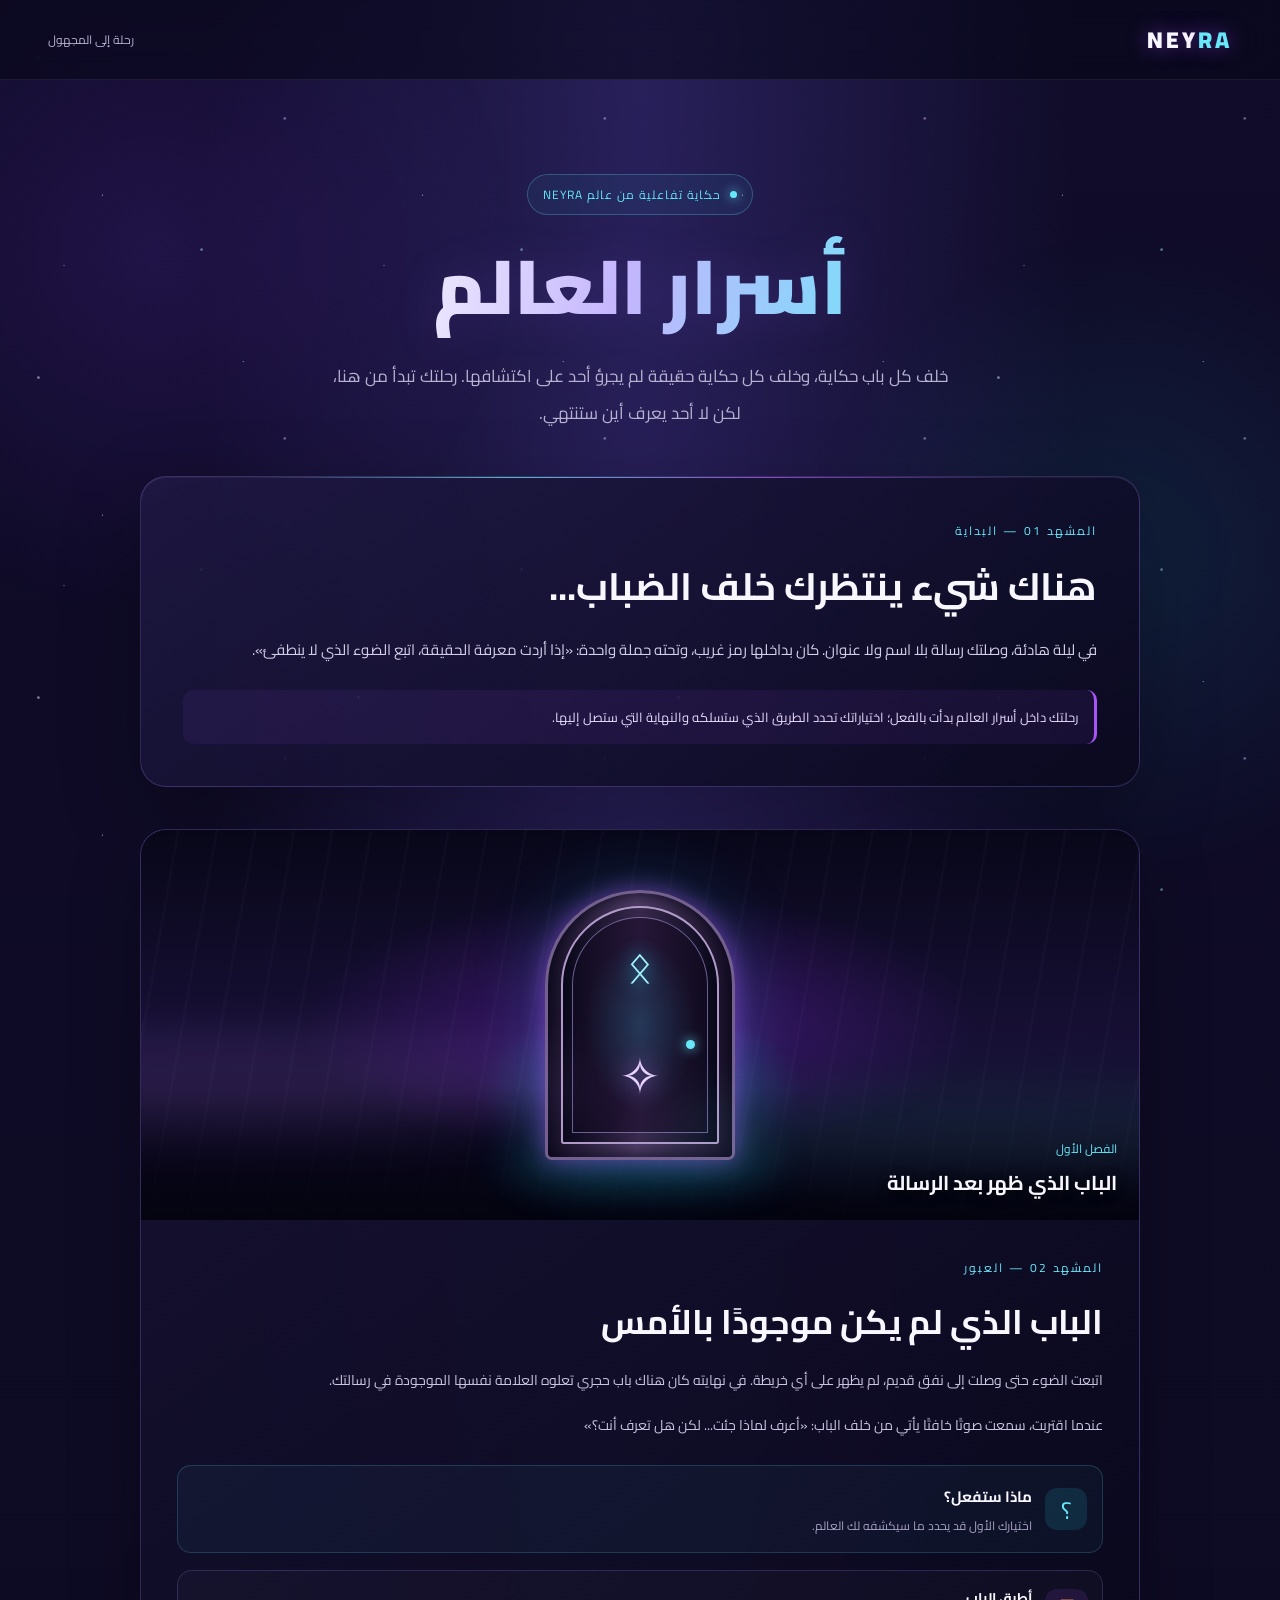
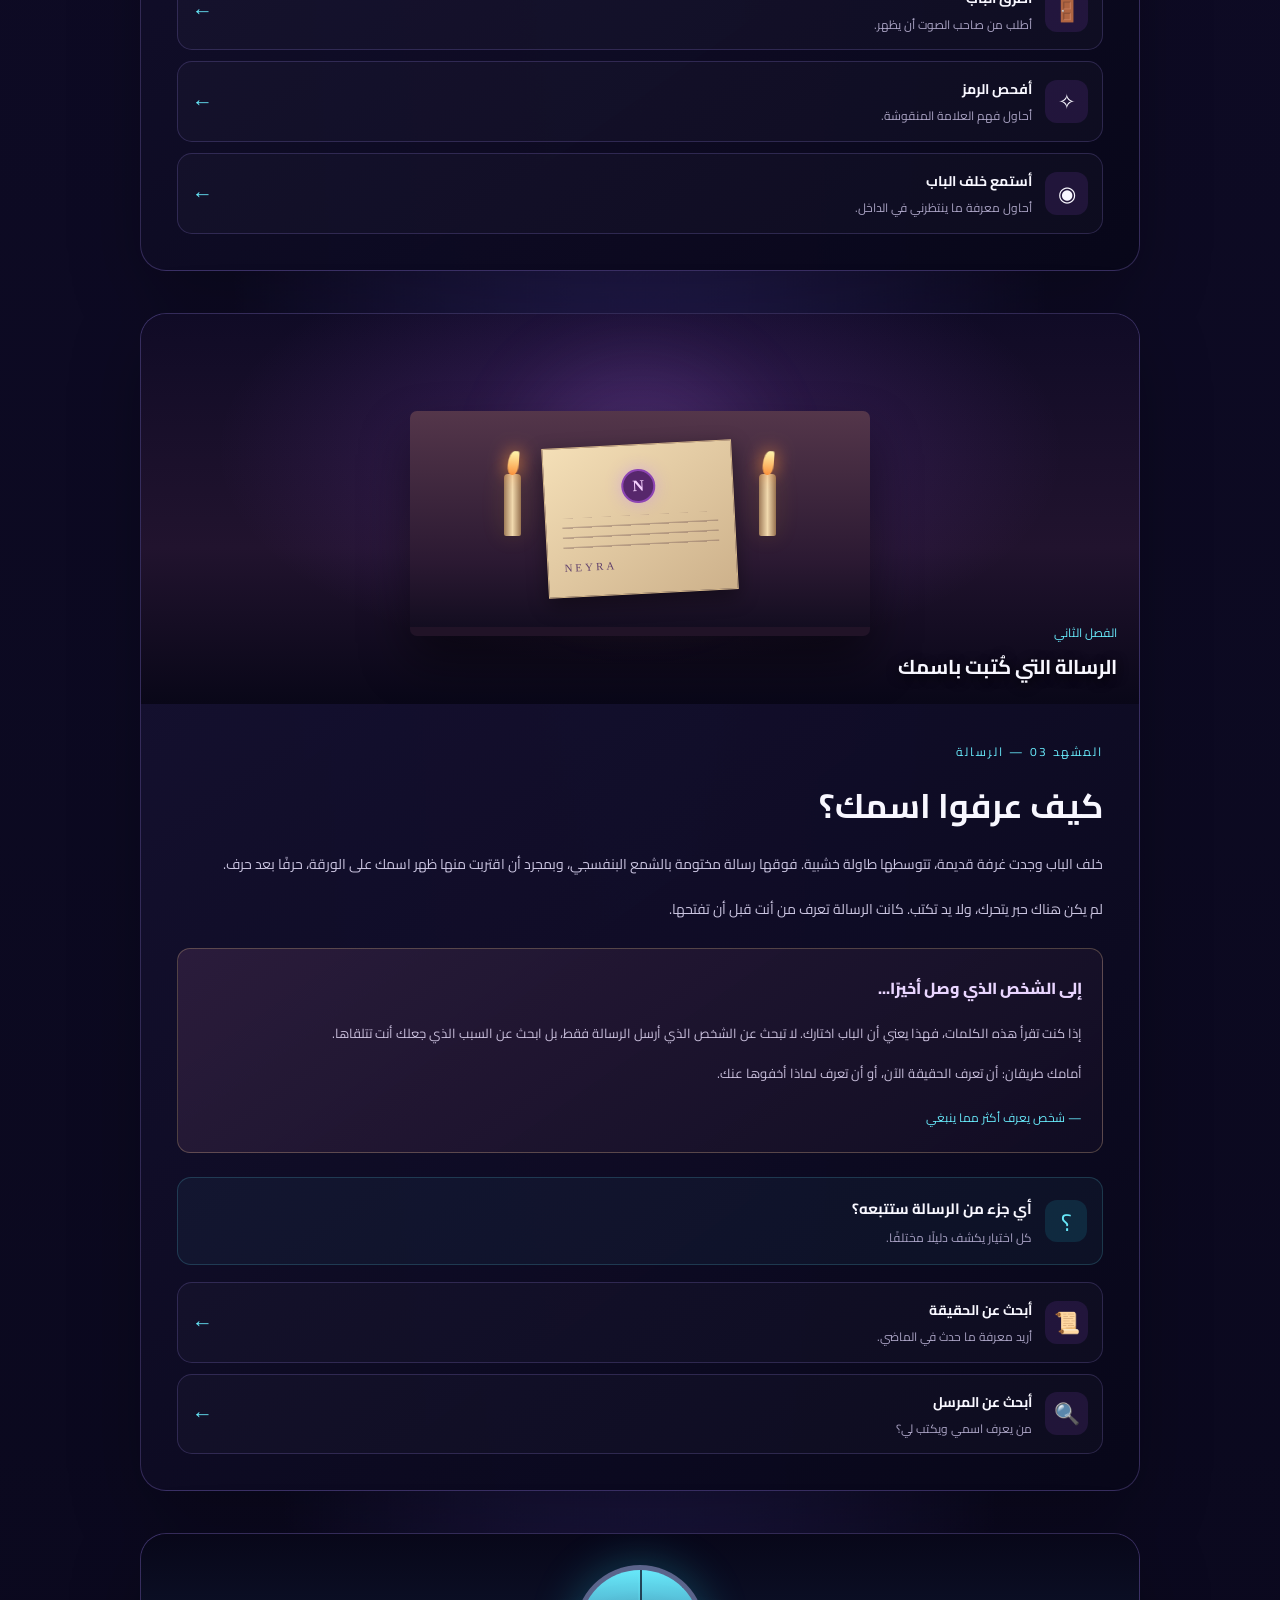
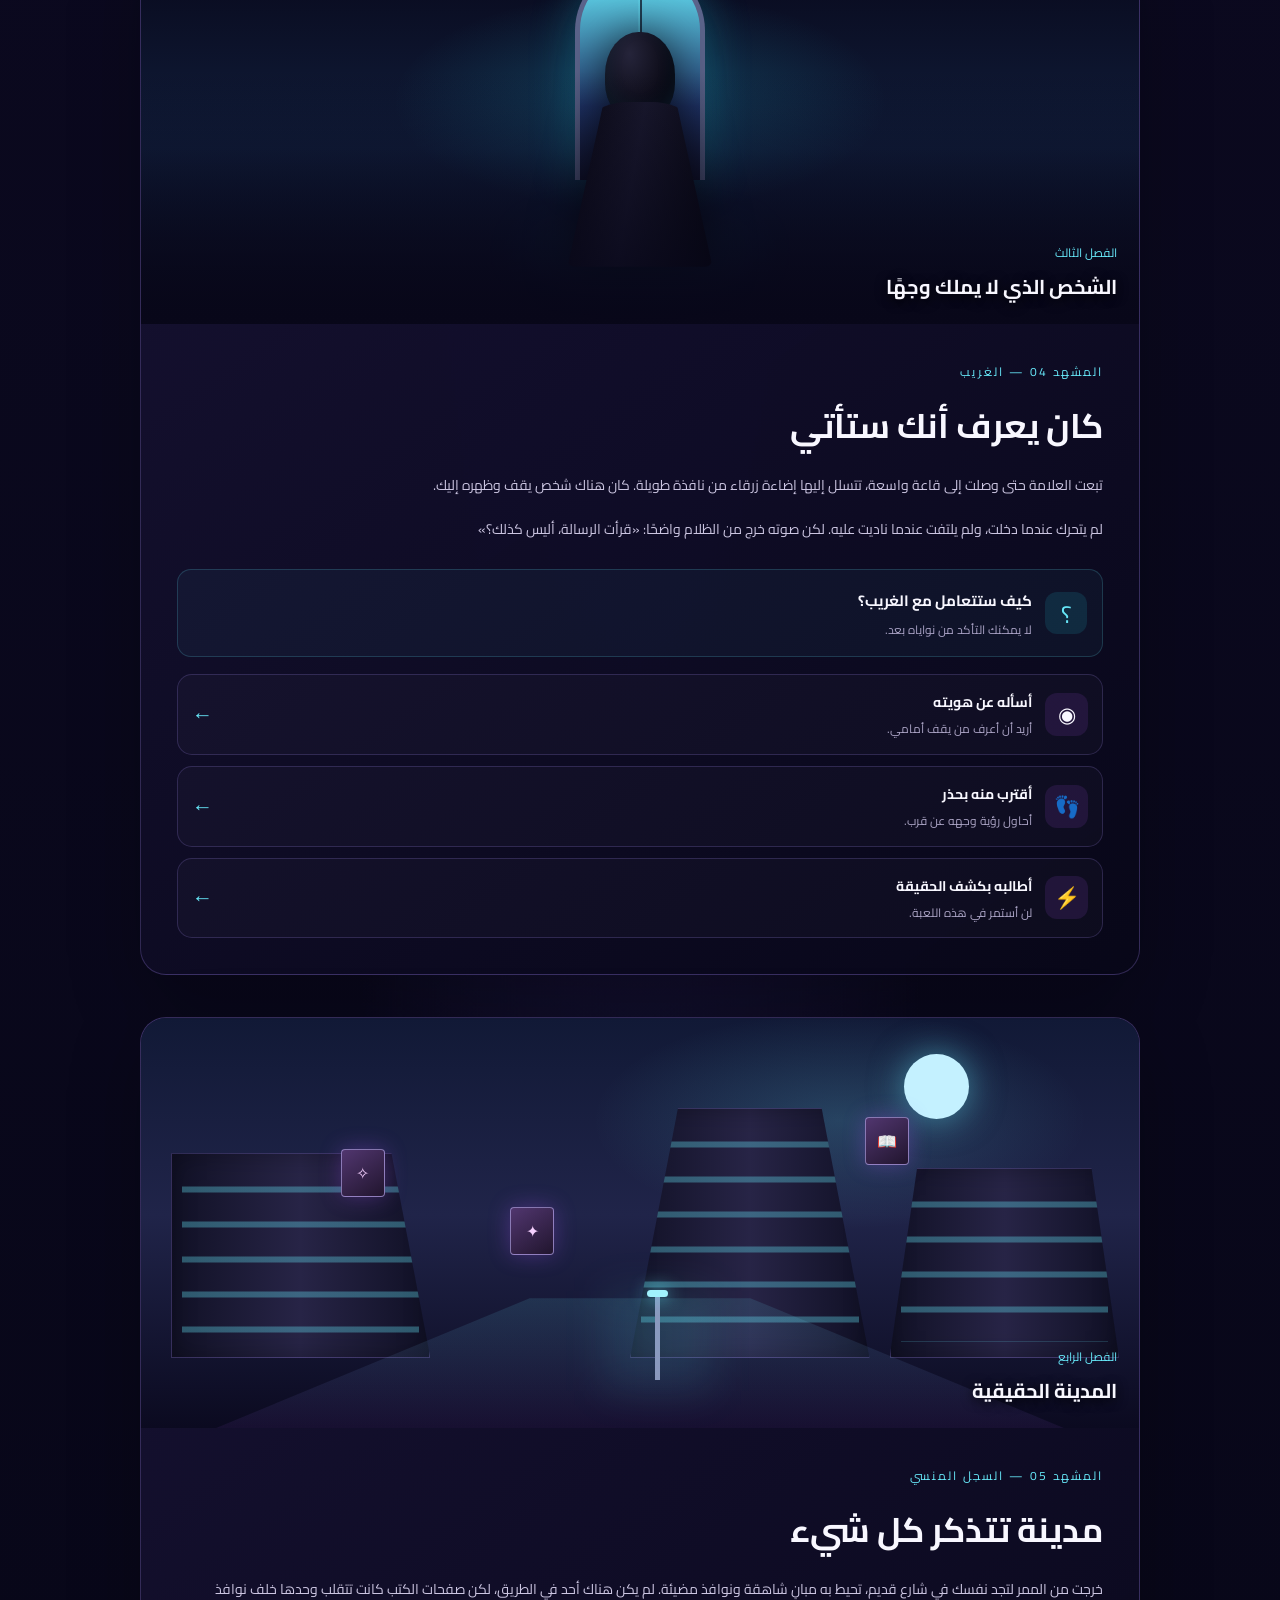
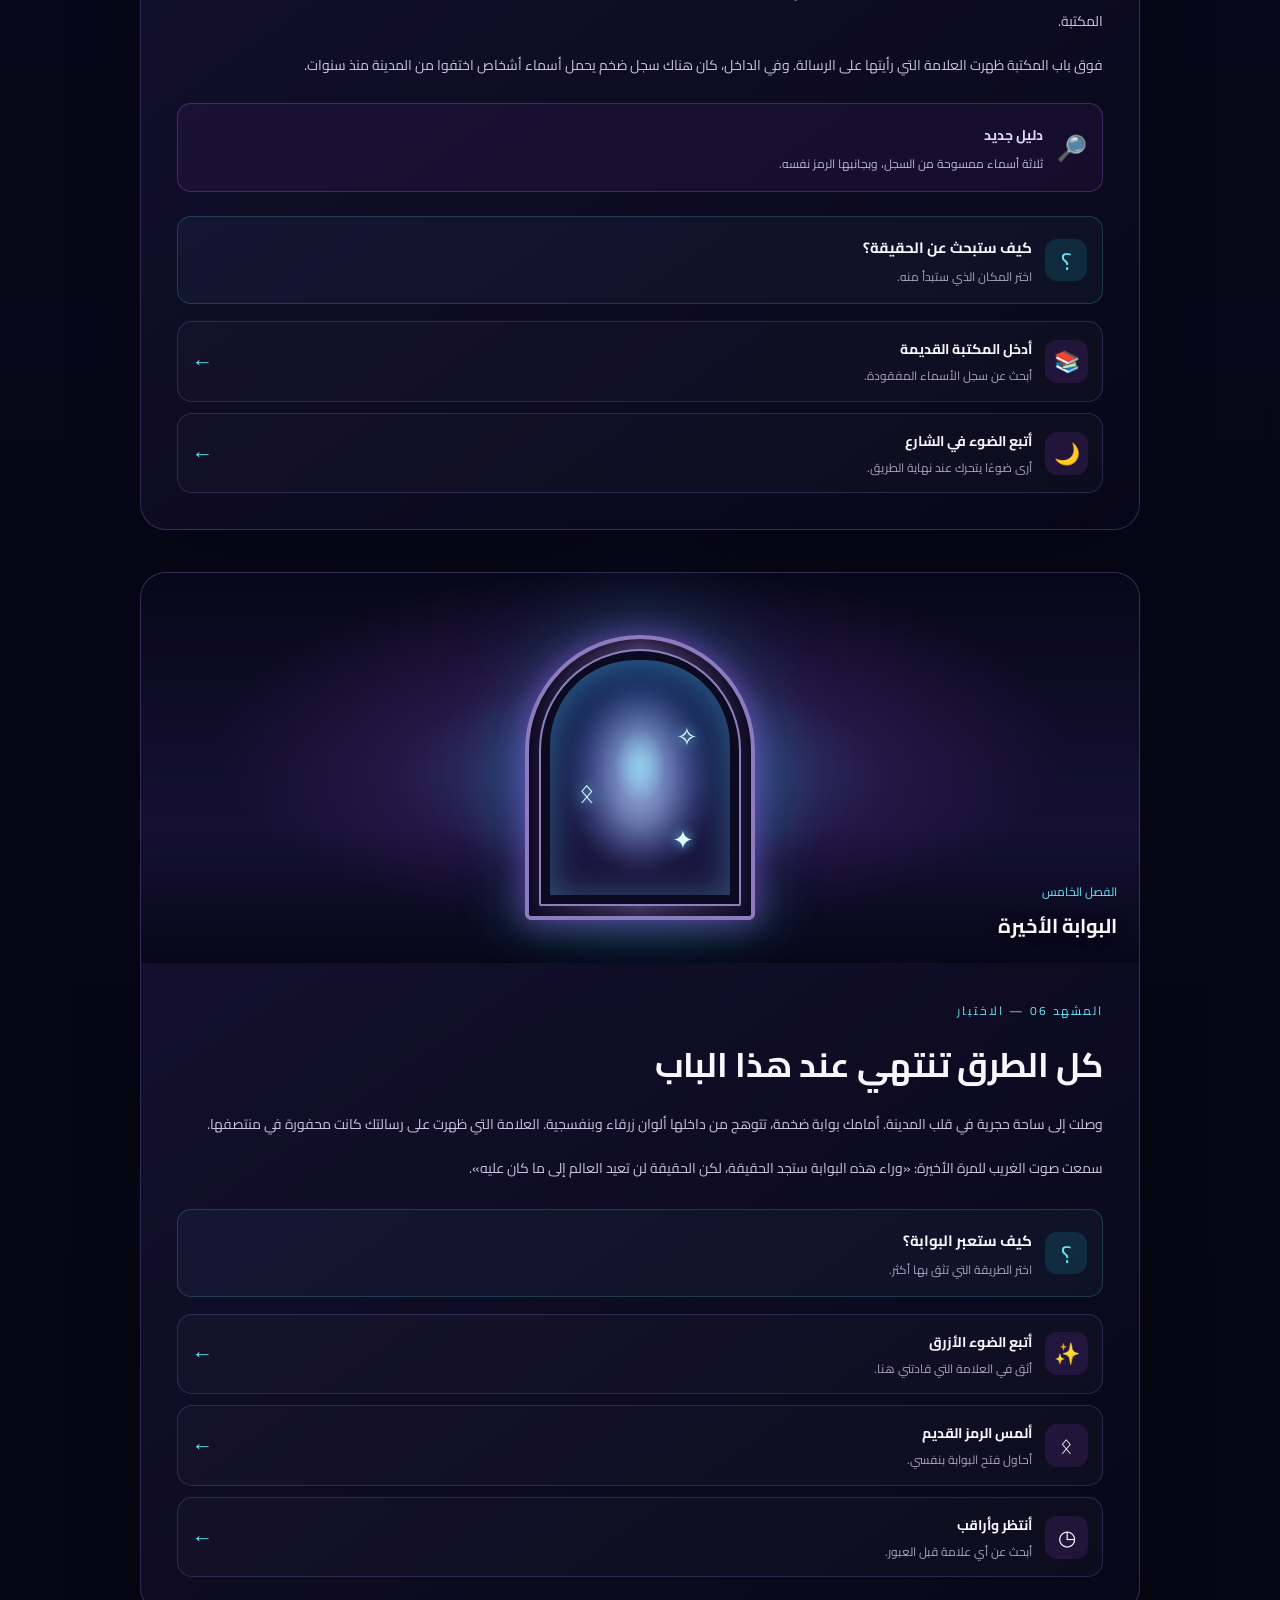
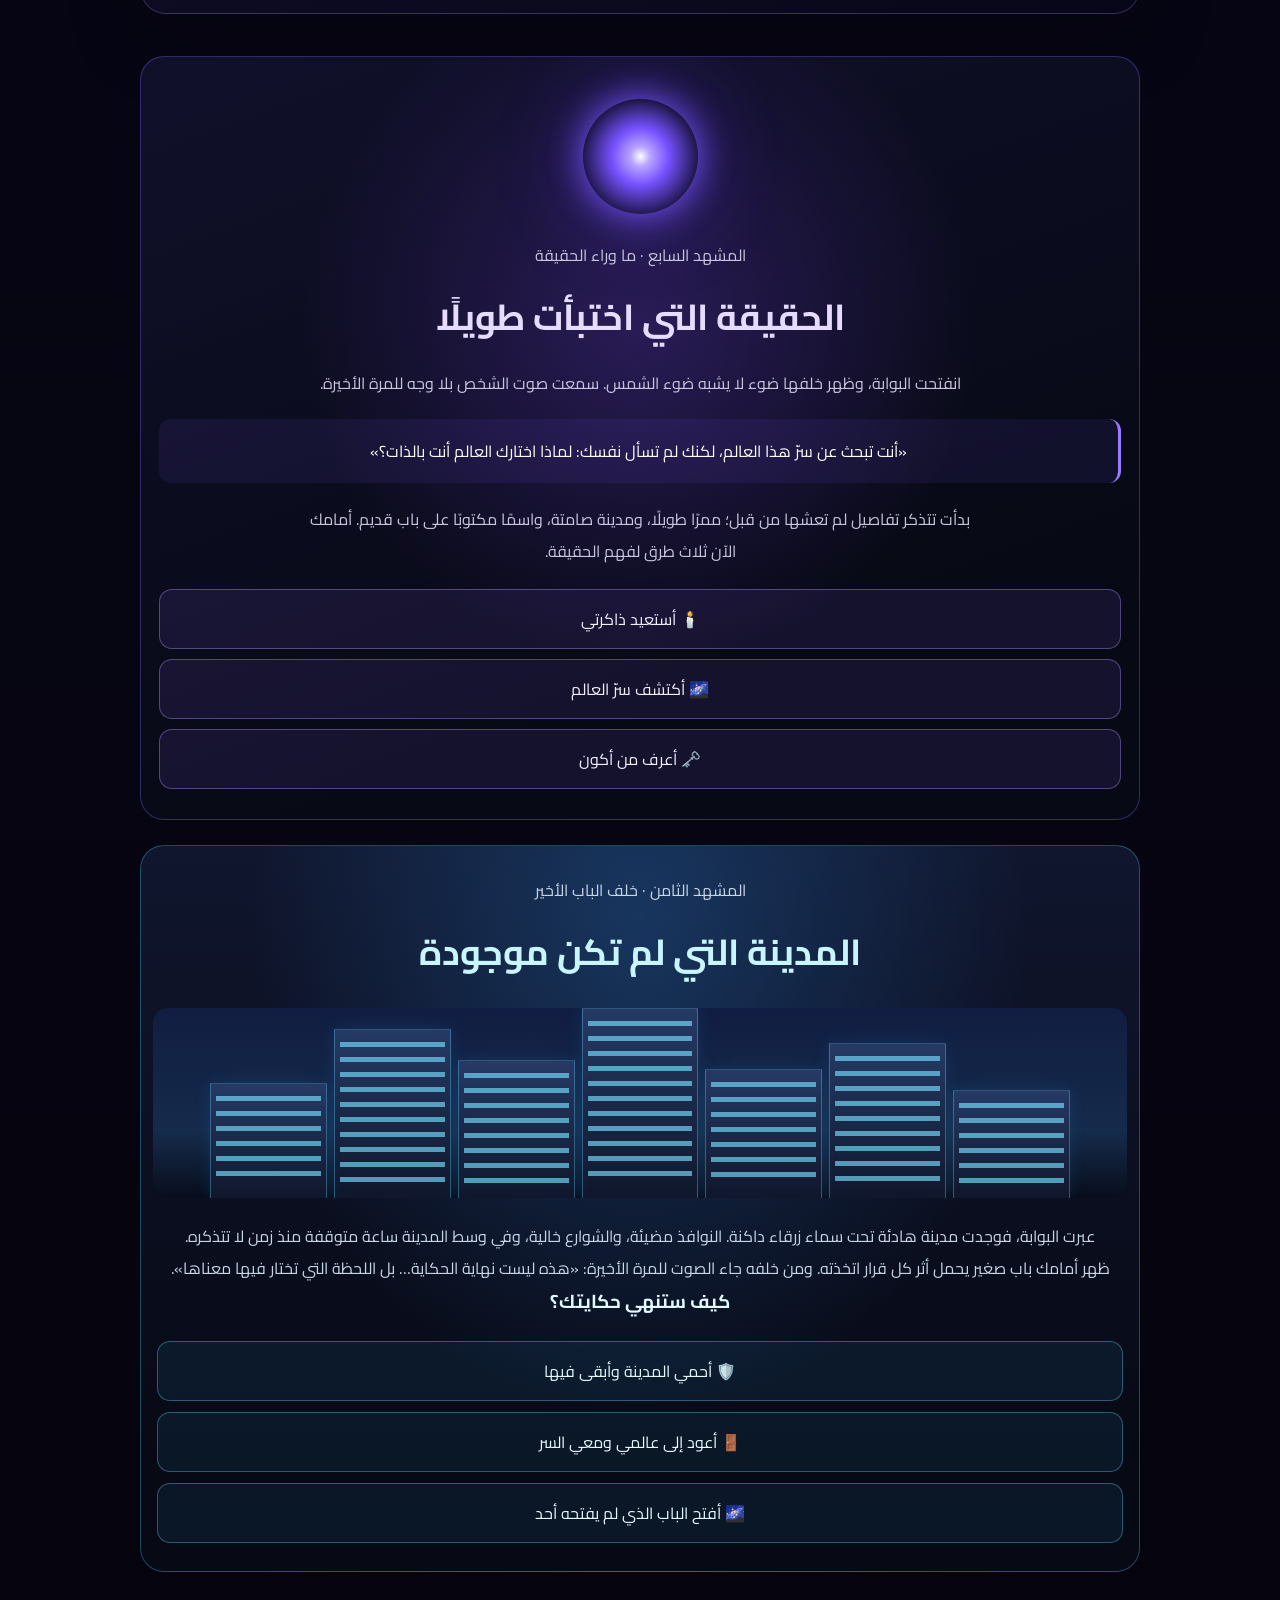
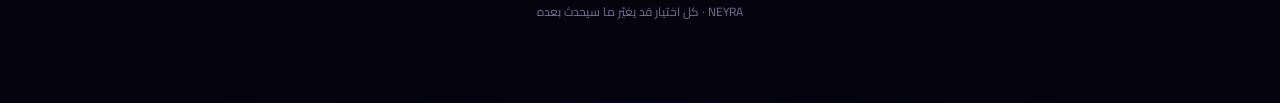
<file: secrets-story.html>
<!DOCTYPE html>
<html lang="ar" dir="rtl">
<head>
  <meta charset="UTF-8">
  <meta name="viewport" content="width=device-width, initial-scale=1.0">
  <meta name="theme-color" content="#080719">
  <meta name="description" content="أسرار العالم — رحلة غموض تفاعلية داخل عالم NEYRA">

  <title>أسرار العالم | NEYRA</title>

  <link rel="preconnect" href="https://fonts.googleapis.com">
  <link rel="preconnect" href="https://fonts.gstatic.com" crossorigin>
  <link href="https://fonts.googleapis.com/css2?family=Cairo:wght@400;500;600;700;800;900&display=swap" rel="stylesheet">

  <style>
    :root {
      --bg: #080719;
      --panel: rgba(17, 15, 43, 0.82);
      --purple: #a855f7;
      --cyan: #67e8f9;
      --white: #f8f7ff;
      --muted: #b7b2d1;
      --border: rgba(167, 139, 250, 0.24);
    }

    * {
      box-sizing: border-box;
      margin: 0;
      padding: 0;
    }

    html {
      min-height: 100%;
      background: var(--bg);
      scroll-behavior: smooth;
    }

    body {
      min-height: 100vh;
      overflow-x: hidden;
      color: var(--white);
      background:
        radial-gradient(ellipse at 50% 0%, #28205a 0%, transparent 48%),
        linear-gradient(180deg, #100c29 0%, #080719 60%, #05040e 100%);
      font-family: "Cairo", sans-serif;
    }

    button {
      font: inherit;
    }

    button,
    a {
      -webkit-tap-highlight-color: transparent;
    }

    button:focus-visible,
    a:focus-visible {
      outline: 2px solid var(--cyan);
      outline-offset: 4px;
    }

    .story-shell {
      position: relative;
      min-height: 100vh;
      isolation: isolate;
      overflow: hidden;
    }

    .ambient-glow {
      position: fixed;
      z-index: -2;
      inset: 0;
      pointer-events: none;
      background:
        radial-gradient(circle at 12% 28%, rgba(124, 58, 237, 0.16), transparent 28%),
        radial-gradient(circle at 88% 62%, rgba(34, 211, 238, 0.10), transparent 26%);
    }

    .stars {
      position: fixed;
      z-index: -1;
      inset: 0;
      pointer-events: none;
      opacity: 0.65;
      background-image:
        radial-gradient(2px 2px at 12% 18%, #fff, transparent),
        radial-gradient(1px 1px at 76% 13%, #a5f3fc, transparent),
        radial-gradient(2px 2px at 89% 37%, #d8b4fe, transparent),
        radial-gradient(1px 1px at 32% 61%, #fff, transparent),
        radial-gradient(2px 2px at 63% 78%, #a5f3fc, transparent),
        radial-gradient(1px 1px at 20% 83%, #d8b4fe, transparent);
      background-size: 320px 320px;
      animation: star-drift 24s linear infinite;
    }

    @keyframes star-drift {
      from { transform: translateY(0); }
      to { transform: translateY(-120px); }
    }

    .topbar {
      position: relative;
      z-index: 5;
      display: flex;
      align-items: center;
      justify-content: space-between;
      gap: 12px;
      padding: 18px clamp(16px, 4vw, 48px);
      border-bottom: 1px solid rgba(255,255,255,0.07);
      background: rgba(8, 7, 25, 0.58);
      backdrop-filter: blur(16px);
    }

    .brand {
      color: var(--white);
      font-size: 23px;
      font-weight: 900;
      letter-spacing: 3px;
      text-decoration: none;
      text-shadow: 0 0 20px rgba(168,85,247,0.55);
    }

    .brand span {
      color: var(--cyan);
    }

    .topbar-label {
      color: var(--muted);
      font-size: 12px;
    }

    .story-content {
      width: min(100% - 32px, 1000px);
      margin-inline: auto;
      padding-block: 58px 80px;
    }

    .intro {
      position: relative;
      text-align: center;
      padding: 36px 14px 44px;
    }

    .eyebrow {
      display: inline-flex;
      align-items: center;
      gap: 9px;
      margin-bottom: 20px;
      padding: 8px 15px;
      color: var(--cyan);
      border: 1px solid rgba(103,232,249,0.25);
      border-radius: 999px;
      background: rgba(34,211,238,0.06);
      font-size: 12px;
      letter-spacing: 1px;
    }

    .eyebrow::before {
      content: "";
      width: 7px;
      height: 7px;
      border-radius: 50%;
      background: var(--cyan);
      box-shadow: 0 0 12px var(--cyan);
    }

    .intro h1 {
      max-width: 850px;
      margin: 0 auto 20px;
      font-size: clamp(38px, 8vw, 76px);
      line-height: 1.35;
      font-weight: 900;
      background: linear-gradient(100deg, #fff 15%, #c4b5fd 48%, #67e8f9 85%);
      -webkit-background-clip: text;
      background-clip: text;
      color: transparent;
      filter: drop-shadow(0 0 22px rgba(139,92,246,0.16));
    }

    .intro p {
      max-width: 640px;
      margin: 0 auto;
      color: var(--muted);
      font-size: clamp(14px, 2.5vw, 17px);
      line-height: 2.2;
    }

    .story-card {
      position: relative;
      overflow: hidden;
      padding: clamp(20px, 5vw, 42px);
      border: 1px solid var(--border);
      border-radius: 26px;
      background:
        linear-gradient(145deg, rgba(31, 25, 68, 0.86), rgba(10, 9, 30, 0.92));
      box-shadow:
        0 25px 80px rgba(0,0,0,0.25),
        inset 0 1px rgba(255,255,255,0.06);
    }

    .story-card::before {
      content: "";
      position: absolute;
      top: 0;
      right: 12%;
      width: 76%;
      height: 1px;
      background: linear-gradient(90deg, transparent, var(--cyan), var(--purple), transparent);
      opacity: 0.75;
    }

    .scene-number {
      margin-bottom: 14px;
      color: var(--cyan);
      font-size: 12px;
      letter-spacing: 2px;
    }

    .story-card h2 {
      margin-bottom: 16px;
      font-size: clamp(25px, 5vw, 38px);
      line-height: 1.6;
    }

    .story-card p {
      color: #d4cfe9;
      font-size: 15px;
      line-height: 2.3;
    }

    .notice {
      margin-top: 22px;
      padding: 14px 16px;
      border-right: 3px solid var(--purple);
      border-radius: 10px;
      background: rgba(168,85,247,0.08);
      color: #e9ddff;
      font-size: 13px;
      line-height: 2;
    }

    .footer-note {
      margin-top: 28px;
      color: #77718f;
      text-align: center;
      font-size: 12px;
    }

    @media (max-width: 600px) {
      .topbar {
        padding: 14px 16px;
      }

      .brand {
        font-size: 20px;
      }

      .story-content {
        padding-top: 28px;
      }

      .intro {
        padding-block: 26px 32px;
      }

      .story-card {
        border-radius: 20px;
      }
    }

    @media (prefers-reduced-motion: reduce) {
      *,
      *::before,
      *::after {
        animation-duration: 0.01ms !important;
        scroll-behavior: auto !important;
      }
    }
  </style>
</head>

<body>
  <div class="story-shell">
    <div class="ambient-glow"></div>
    <div class="stars"></div>

    <header class="topbar">
      <a class="brand" href="./index.html" aria-label="العودة إلى NEYRA">
        NEY<span>RA</span>
      </a>
      <div class="topbar-label">رحلة إلى المجهول</div>
    </header>

    <main class="story-content">
      <section class="intro">
        <div class="eyebrow">حكاية تفاعلية من عالم NEYRA</div>
        <h1>أسرار العالم</h1>
        <p>
          خلف كل باب حكاية، وخلف كل حكاية حقيقة لم يجرؤ أحد على اكتشافها.
          رحلتك تبدأ من هنا، لكن لا أحد يعرف أين ستنتهي.
        </p>
      </section>

      <section class="story-card" aria-labelledby="opening-title">
        <div class="scene-number">المشهد 01 — البداية</div>
        <h2 id="opening-title">هناك شيء ينتظرك خلف الضباب...</h2>
        <p>
          في ليلة هادئة، وصلتك رسالة بلا اسم ولا عنوان.
          كان بداخلها رمز غريب، وتحته جملة واحدة:
          «إذا أردت معرفة الحقيقة، اتبع الضوء الذي لا ينطفئ».
        </p>
        <div class="notice">
         رحلتك داخل أسرار العالم بدأت بالفعل؛ اختياراتك تحدد الطريق الذي ستسلكه والنهاية التي ستصل إليها.
        </div>
      </section>
      
      <!-- المشهد الثاني: الباب الذي ظهر بعد الرسالة -->
      <section class="cinematic-scene" id="scene-door">
        <div class="scene-art door-art" role="img" aria-label="باب أثري غامض في نفق مظلم">
          <div class="door-fog fog-one"></div>
          <div class="door-fog fog-two"></div>

          <div class="ancient-door">
            <div class="door-frame">
              <div class="door-panel">
                <div class="door-rune">ᛟ</div>
                <div class="door-symbol">✧</div>
                <div class="door-handle"></div>
              </div>
            </div>
          </div>

          <div class="door-ground-glow"></div>

          <div class="art-caption">
            <span>الفصل الأول</span>
            <strong>الباب الذي ظهر بعد الرسالة</strong>
          </div>
        </div>

        <div class="scene-story">
          <div class="scene-number">المشهد 02 — العبور</div>
          <h2>الباب الذي لم يكن موجودًا بالأمس</h2>

          <p>
            اتبعت الضوء حتى وصلت إلى نفق قديم، لم يظهر على أي خريطة.
            في نهايته كان هناك باب حجري تعلوه العلامة نفسها الموجودة في رسالتك.
          </p>

          <p>
            عندما اقتربت، سمعت صوتًا خافتًا يأتي من خلف الباب:
            «أعرف لماذا جئت... لكن هل تعرف أنت؟»
          </p>

          <div class="scene-question">
            <span class="question-mark">؟</span>
            <div>
              <strong>ماذا ستفعل؟</strong>
              <p>اختيارك الأول قد يحدد ما سيكشفه لك العالم.</p>
            </div>
          </div>

          <div class="story-choices" id="doorChoices">
            <button class="story-choice" type="button"
              data-choice="knock" onclick="chooseDoor('knock')">
              <span class="choice-icon">🚪</span>
              <span>
                <strong>أطرق الباب</strong>
                <small>أطلب من صاحب الصوت أن يظهر.</small>
              </span>
              <span class="choice-arrow">←</span>
            </button>

            <button class="story-choice" type="button"
              data-choice="symbol" onclick="chooseDoor('symbol')">
              <span class="choice-icon">✧</span>
              <span>
                <strong>أفحص الرمز</strong>
                <small>أحاول فهم العلامة المنقوشة.</small>
              </span>
              <span class="choice-arrow">←</span>
            </button>

            <button class="story-choice" type="button"
              data-choice="listen" onclick="chooseDoor('listen')">
              <span class="choice-icon">◉</span>
              <span>
                <strong>أستمع خلف الباب</strong>
                <small>أحاول معرفة ما ينتظرني في الداخل.</small>
              </span>
              <span class="choice-arrow">←</span>
            </button>
          </div>

          <div class="choice-result" id="doorResult" hidden aria-live="polite">
            <div class="result-label">ما حدث بعد اختيارك</div>
            <p id="doorResultText"></p>
            <button class="continue-choice" type="button"
              onclick="document.getElementById('scene-letter').scrollIntoView({behavior:'smooth',block:'start'})">
              تابع إلى الرسالة التالية ↓
            </button>
          </div>
        </div>
      </section>

      <style>
        .cinematic-scene {
          margin: 42px 0;
          overflow: hidden;
          border: 1px solid rgba(167,139,250,.25);
          border-radius: 26px;
          background: linear-gradient(145deg,rgba(24,19,53,.95),rgba(8,7,25,.97));
          box-shadow: 0 25px 70px rgba(0,0,0,.25);
        }

        .scene-art {
          position: relative;
          display: grid;
          min-height: 390px;
          place-items: center;
          overflow: hidden;
          isolation: isolate;
        }

        .door-art {
          background:
            radial-gradient(ellipse at 50% 66%,rgba(34,211,238,.28),transparent 23%),
            radial-gradient(ellipse at 50% 50%,rgba(126,34,206,.4),transparent 48%),
            linear-gradient(180deg,#080719,#171035 55%,#080719);
        }

        .door-art::before {
          content: "";
          position: absolute;
          inset: 0;
          z-index: -1;
          background: repeating-linear-gradient(
            100deg,transparent 0 35px,rgba(196,181,253,.025) 36px 38px
          );
        }

        .door-art::after {
          content: "";
          position: absolute;
          inset: auto 0 0;
          height: 34%;
          z-index: -1;
          background: linear-gradient(transparent,rgba(4,3,15,.95));
        }

        .ancient-door {
          position: relative;
          z-index: 1;
          width: 190px;
          height: 270px;
          padding: 13px;
          border: 3px solid #74608f;
          border-radius: 100px 100px 7px 7px;
          background: linear-gradient(90deg,#171127,#55416c 48%,#181027);
          box-shadow:
            0 0 25px rgba(168,85,247,.55),
            0 0 75px rgba(34,211,238,.22),
            inset 0 0 20px #080719;
          animation: door-breathe 4s ease-in-out infinite;
        }

        .door-frame {
          height: 100%;
          padding: 9px;
          border: 2px solid #b09ac8;
          border-radius: 90px 90px 3px 3px;
          background: linear-gradient(90deg,#080719,#38284c,#080719);
        }

        .door-panel {
          position: relative;
          display: flex;
          height: 100%;
          align-items: center;
          flex-direction: column;
          justify-content: center;
          gap: 22px;
          border: 1px solid rgba(196,181,253,.5);
          border-radius: 75px 75px 0 0;
          background:
            radial-gradient(ellipse at center,rgba(34,211,238,.18),transparent 58%),
            linear-gradient(90deg,#100b20,#261637,#100b20);
        }

        .door-rune {
          color: #a5f3fc;
          font-size: 43px;
          text-shadow: 0 0 18px #22d3ee;
        }

        .door-symbol {
          color: #e9d5ff;
          font-size: 50px;
          text-shadow: 0 0 24px #c084fc;
          animation: rune-glow 2.5s ease-in-out infinite;
        }

        .door-handle {
          position: absolute;
          top: 57%;
          right: 12px;
          width: 9px;
          height: 9px;
          border-radius: 50%;
          background: #67e8f9;
          box-shadow: 0 0 12px #67e8f9;
        }

        .door-ground-glow {
          position: absolute;
          bottom: 44px;
          width: 270px;
          height: 28px;
          border-radius: 50%;
          background: rgba(34,211,238,.36);
          filter: blur(22px);
        }

        .door-fog {
          position: absolute;
          z-index: 2;
          width: 70%;
          height: 85px;
          border-radius: 50%;
          background: rgba(103,232,249,.09);
          filter: blur(28px);
          pointer-events: none;
        }

        .fog-one {
          bottom: 48px;
          right: -20%;
          animation: fog-move 9s ease-in-out infinite alternate;
        }

        .fog-two {
          bottom: 95px;
          left: -25%;
          background: rgba(192,132,252,.12);
          animation: fog-move 12s ease-in-out infinite alternate-reverse;
        }

        .art-caption {
          position: absolute;
          right: 22px;
          bottom: 19px;
          left: 22px;
          z-index: 3;
          display: flex;
          flex-direction: column;
          gap: 4px;
        }

        .art-caption span {
          color: #67e8f9;
          font-size: 12px;
        }

        .art-caption strong {
          font-size: 20px;
          text-shadow: 0 2px 12px #000;
        }

        .scene-story {
          padding: clamp(20px,5vw,36px);
        }

        .scene-story h2 {
          margin-bottom: 14px;
          font-size: clamp(24px,5vw,34px);
          line-height: 1.7;
        }

        .scene-story > p {
          margin-bottom: 12px;
          color: #cbc5e1;
          font-size: 14px;
          line-height: 2.3;
        }

        .scene-question {
          display: flex;
          align-items: center;
          gap: 13px;
          margin: 24px 0 17px;
          padding: 15px;
          border: 1px solid rgba(103,232,249,.18);
          border-radius: 14px;
          background: rgba(103,232,249,.045);
        }

        .question-mark {
          display: grid;
          flex-shrink: 0;
          width: 42px;
          height: 42px;
          place-items: center;
          border-radius: 12px;
          color: #67e8f9;
          background: rgba(34,211,238,.12);
          font-size: 24px;
        }

        .scene-question strong {
          font-size: 15px;
        }

        .scene-question p {
          margin-top: 3px;
          color: #a9a2c5;
          font-size: 12px;
        }

        .story-choices {
          display: grid;
          gap: 11px;
        }

        .story-choice {
          display: flex;
          width: 100%;
          align-items: center;
          gap: 13px;
          padding: 14px;
          text-align: right;
          color: #f8f7ff;
          border: 1px solid rgba(167,139,250,.2);
          border-radius: 15px;
          background: rgba(255,255,255,.025);
          cursor: pointer;
          transition: transform .2s,border-color .2s,background .2s;
        }

        .story-choice:hover {
          transform: translateY(-2px);
          border-color: rgba(103,232,249,.65);
          background: rgba(103,232,249,.06);
        }

        .story-choice:active {
          transform: scale(.99);
        }

        .choice-icon {
          display: grid;
          flex-shrink: 0;
          width: 43px;
          height: 43px;
          place-items: center;
          border-radius: 12px;
          background: rgba(168,85,247,.12);
          font-size: 21px;
        }

        .story-choice > span:nth-child(2) {
          display: flex;
          flex: 1;
          flex-direction: column;
          gap: 3px;
        }

        .story-choice strong {
          font-size: 14px;
        }

        .story-choice small {
          color: #aaa3c4;
          font-size: 12px;
          line-height: 1.8;
        }

        .choice-arrow {
          color: #67e8f9;
          font-size: 21px;
        }

        .story-choice.selected {
          border-color: #67e8f9;
          background: rgba(34,211,238,.09);
        }

        .choice-result {
          margin-top: 18px;
          padding: 19px;
          border: 1px solid rgba(192,132,252,.3);
          border-radius: 15px;
          background: rgba(168,85,247,.07);
          animation: result-appear .35s ease both;
        }

        .result-label {
          margin-bottom: 8px;
          color: #67e8f9;
          font-size: 12px;
        }

        .choice-result p {
          color: #e3ddf5;
          font-size: 14px;
          line-height: 2.2;
        }

        .continue-choice {
          margin-top: 17px;
          padding: 11px 15px;
          color: #080719;
          border: 0;
          border-radius: 10px;
          background: linear-gradient(100deg,#67e8f9,#c4b5fd);
          font-weight: 800;
          cursor: pointer;
        }

        @keyframes door-breathe {
          0%,100% { transform: translateY(0); }
          50% { transform: translateY(-5px); }
        }

        @keyframes rune-glow {
          0%,100% { opacity: .75; }
          50% { opacity: 1; filter: drop-shadow(0 0 12px #c084fc); }
        }

        @keyframes fog-move {
          from { transform: translateX(-15%) scale(1); }
          to { transform: translateX(15%) scale(1.3); }
        }

        @keyframes result-appear {
          from { opacity: 0; transform: translateY(8px); }
          to { opacity: 1; transform: translateY(0); }
        }

        @media(max-width:600px) {
          .scene-art { min-height: 330px; }
          .ancient-door { transform: scale(.88); }
          .art-caption { right: 16px; bottom: 14px; }
          .art-caption strong { font-size: 17px; }
        }

        @media(prefers-reduced-motion:reduce) {
          .ancient-door,.door-symbol,.fog-one,.fog-two {
            animation: none !important;
          }
        }
      </style>

      <script>
        function chooseDoor(choice) {
          const messages = {
            knock:
              "طرقت الباب ثلاث مرات. انطفأت العلامة للحظة، ثم جاءك صوت من الداخل: «إذن أنت الذي أرسلنا إليه الرسالة». انفتح شق صغير في الباب، وظهر منه ضوء أزرق.",
            symbol:
              "مررت أصابعك فوق الرمز، فشعرت بحرارة خفيفة. ظهرت خطوط مضيئة حوله، وكأن الباب تعرّف عليك. بقيت علامة صغيرة مضيئة في ذاكرتك.",
            listen:
              "اقتربت من الباب وأصغيت. سمعت صوت خطوات تبتعد، ثم همسة واضحة: «لا تثق في أول شخص يقابلك داخل المدينة». ساد الصمت من جديد."
          };

          const result = document.getElementById("doorResult");
          const resultText = document.getElementById("doorResultText");
          const buttons = document.querySelectorAll("#doorChoices .story-choice");

          if (!messages[choice] || !result || !resultText) return;

          buttons.forEach(function(button) {
            const selected = button.dataset.choice === choice;
            button.classList.toggle("selected", selected);
            button.setAttribute("aria-pressed", String(selected));
          });

          resultText.textContent = messages[choice];
          result.hidden = false;

          try {
            localStorage.setItem("neyraSecretsDoorChoice", choice);
          } catch (error) {
            // يستمر المشهد حتى لو كان التخزين المحلي غير متاح.
          }
        }
      </script>
      
      <!-- نهاية المشهد الثاني -->

      
      <!-- المشهد الثالث: الرسالة التي كُتبت باسمك -->
      <section class="cinematic-scene" id="scene-letter">
        <div class="scene-art letter-art">
          <div class="letter-light"></div>

          <div class="letter-desk">
            <div class="candle candle-left">
              <div class="flame"></div>
            </div>

            <div class="mystery-letter">
              <div class="letter-seal">N</div>
              <div class="letter-lines"></div>
              <div class="letter-signature">NEYRA</div>
            </div>

            <div class="candle candle-right">
              <div class="flame"></div>
            </div>
          </div>

          <div class="art-caption">
            <span>الفصل الثاني</span>
            <strong>الرسالة التي كُتبت باسمك</strong>
          </div>
        </div>

        <div class="scene-story">
          <div class="scene-number">المشهد 03 — الرسالة</div>
          <h2>كيف عرفوا اسمك؟</h2>

          <p>
            خلف الباب وجدت غرفة قديمة، تتوسطها طاولة خشبية.
            فوقها رسالة مختومة بالشمع البنفسجي، وبمجرد أن اقتربت
            منها ظهر اسمك على الورقة، حرفًا بعد حرف.
          </p>

          <p>
            لم يكن هناك حبر يتحرك، ولا يد تكتب.
            كانت الرسالة تعرف من أنت قبل أن تفتحها.
          </p>

          <div class="letter-paper">
            <div class="paper-heading">إلى الشخص الذي وصل أخيرًا...</div>
            <p>
              إذا كنت تقرأ هذه الكلمات، فهذا يعني أن الباب اختارك.
              لا تبحث عن الشخص الذي أرسل الرسالة فقط،
              بل ابحث عن السبب الذي جعلك أنت تتلقاها.
            </p>
            <p>
              أمامك طريقان: أن تعرف الحقيقة الآن،
              أو أن تعرف لماذا أخفوها عنك.
            </p>
            <div class="paper-signature">— شخص يعرف أكثر مما ينبغي</div>
          </div>

          <div class="scene-question">
            <span class="question-mark">؟</span>
            <div>
              <strong>أي جزء من الرسالة ستتبعه؟</strong>
              <p>كل اختيار يكشف دليلًا مختلفًا.</p>
            </div>
          </div>

          <div class="story-choices" id="letterChoices">
            <button class="story-choice" type="button"
              data-choice="truth" onclick="chooseLetter('truth')">
              <span class="choice-icon">📜</span>
              <span>
                <strong>أبحث عن الحقيقة</strong>
                <small>أريد معرفة ما حدث في الماضي.</small>
              </span>
              <span class="choice-arrow">←</span>
            </button>

            <button class="story-choice" type="button"
              data-choice="sender" onclick="chooseLetter('sender')">
              <span class="choice-icon">🔍</span>
              <span>
                <strong>أبحث عن المرسل</strong>
                <small>من يعرف اسمي ويكتب لي؟</small>
              </span>
              <span class="choice-arrow">←</span>
            </button>
          </div>

          <div class="choice-result" id="letterResult" hidden aria-live="polite">
            <div class="result-label">الدليل الذي اكتشفته</div>
            <p id="letterResultText"></p>
            <button class="continue-choice" type="button"
              onclick="document.getElementById('scene-faceless').scrollIntoView({behavior:'smooth',block:'start'})">
              تابع إلى الشخص الغامض ↓
            </button>
          </div>
        </div>
      </section>

      <style>
        .letter-art {
          background:
            radial-gradient(ellipse at 50% 58%,rgba(251,191,36,.13),transparent 35%),
            radial-gradient(ellipse at 50% 35%,rgba(168,85,247,.24),transparent 60%),
            linear-gradient(180deg,#100b26,#21132e 60%,#090718);
        }

        .letter-light {
          position: absolute;
          top: 12%;
          left: 50%;
          width: 230px;
          height: 230px;
          transform: translateX(-50%);
          border-radius: 50%;
          background: rgba(192,132,252,.12);
          filter: blur(40px);
        }

        .letter-desk {
          position: relative;
          display: flex;
          width: min(86%,460px);
          height: 225px;
          align-items: center;
          justify-content: center;
          gap: 24px;
          margin-top: 30px;
          border-bottom: 9px solid #211327;
          border-radius: 7px;
          background: linear-gradient(180deg,#54364a,#2b1932 70%,#130d20);
          box-shadow: 0 25px 50px rgba(0,0,0,.45);
        }

        .mystery-letter {
          position: relative;
          display: flex;
          width: 190px;
          min-height: 150px;
          align-items: center;
          flex-direction: column;
          justify-content: center;
          padding: 20px 16px;
          transform: rotate(-3deg);
          border: 1px solid #d6b88b;
          background: linear-gradient(145deg,#f4dfb7,#cdb18b);
          box-shadow: 0 7px 20px rgba(0,0,0,.4);
        }

        .letter-seal {
          display: grid;
          width: 34px;
          height: 34px;
          place-items: center;
          margin-bottom: 12px;
          border: 2px solid #8d45b3;
          border-radius: 50%;
          color: #f5d0fe;
          background: #57276c;
          box-shadow: 0 0 16px rgba(192,132,252,.45);
          font-family: Georgia,serif;
          font-weight: 900;
        }

        .letter-lines {
          width: 100%;
          height: 36px;
          background: repeating-linear-gradient(
            to bottom,transparent 0 8px,rgba(76,45,57,.28) 9px 10px
          );
        }

        .letter-signature {
          align-self: flex-end;
          margin-top: 7px;
          color: #63436d;
          font-family: Georgia,serif;
          font-size: 11px;
          letter-spacing: 3px;
        }

        .candle {
          position: relative;
          width: 17px;
          height: 62px;
          flex-shrink: 0;
          align-self: flex-start;
          margin-top: 63px;
          border-radius: 4px 4px 2px 2px;
          background: linear-gradient(90deg,#9f7b59,#f1d9ae,#96714f);
          box-shadow: 0 0 25px rgba(251,191,36,.12);
        }

        .flame {
          position: absolute;
          top: -23px;
          left: 3px;
          width: 11px;
          height: 24px;
          transform-origin: bottom center;
          border-radius: 80% 15% 60% 50%;
          transform: rotate(4deg);
          background: linear-gradient(180deg,#fff7ae,#fb923c);
          filter: drop-shadow(0 0 9px #fb923c);
          animation: candle-flicker .8s ease-in-out infinite alternate;
        }

        .letter-paper {
          position: relative;
          margin-top: 23px;
          padding: 23px 20px;
          overflow: hidden;
          border: 1px solid rgba(222,184,135,.3);
          border-radius: 13px;
          color: #e6d8f4;
          background: linear-gradient(145deg,rgba(49,32,64,.8),rgba(17,13,35,.92));
        }

        .paper-heading {
          margin-bottom: 15px;
          color: #e9d5ff;
          font-weight: 800;
          line-height: 2;
        }

        .letter-paper p {
          margin-bottom: 12px;
          color: #c9bfdc;
          font-size: 13px;
          line-height: 2.2;
        }

        .paper-signature {
          margin-top: 18px;
          color: #67e8f9;
          font-size: 12px;
        }

        @keyframes candle-flicker {
          from { transform: rotate(-5deg) scale(.94); }
          to { transform: rotate(5deg) scale(1.05); }
        }

        @media(max-width:600px) {
          .letter-desk {
            width: 94%;
            height: 190px;
            gap: 12px;
          }

          .mystery-letter {
            width: 155px;
            min-height: 135px;
            padding: 13px;
          }

          .candle {
            transform: scale(.8);
          }

          .letter-paper {
            padding: 18px 15px;
          }
        }

        @media(prefers-reduced-motion:reduce) {
          .flame { animation: none !important; }
        }
      </style>

      <script>
        function chooseLetter(choice) {
          const messages = {
            truth:
              "وجدت في ظهر الورقة تاريخًا قديمًا، وتحته عبارة: «في الليلة التي اختفت فيها المدينة، لم يكن كل من بداخلها بريئًا». هناك سر مرتبط بماضي المكان.",
            sender:
              "لاحظت أثرًا باهتًا تحت ختم الرسالة: علامة عين داخل دائرة. تذكرت أنك رأيت العلامة نفسها منقوشة على الباب. يبدو أن المرسل مرتبط بالعالم الذي دخلته."
          };

          const result = document.getElementById("letterResult");
          const resultText = document.getElementById("letterResultText");
          const buttons = document.querySelectorAll("#letterChoices .story-choice");

          if (!messages[choice] || !result || !resultText) return;

          buttons.forEach(function(button) {
            const selected = button.dataset.choice === choice;
            button.classList.toggle("selected", selected);
            button.setAttribute("aria-pressed", String(selected));
          });

          resultText.textContent = messages[choice];
          result.hidden = false;

          try {
            localStorage.setItem("neyraSecretsLetterChoice", choice);
          } catch (error) {
            // الاختيار يظل يعمل حتى لو تعذر الحفظ.
          }
        }
      </script>

      <!-- نهاية المشهد الثالث -->

      <!-- المشهد الرابع: الشخص الذي لا يملك وجهًا -->
      <section class="cinematic-scene" id="scene-faceless">
        <div class="scene-art faceless-art">
          <div class="faceless-window"></div>
          <div class="faceless-shadow"></div>
          <div class="faceless-person">
            <div class="faceless-head"></div>
            <div class="faceless-body"></div>
          </div>
          <div class="faceless-mist"></div>

          <div class="art-caption">
            <span>الفصل الثالث</span>
            <strong>الشخص الذي لا يملك وجهًا</strong>
          </div>
        </div>

        <div class="scene-story">
          <div class="scene-number">المشهد 04 — الغريب</div>
          <h2>كان يعرف أنك ستأتي</h2>

          <p>
            تبعت العلامة حتى وصلت إلى قاعة واسعة، تتسلل إليها إضاءة زرقاء
            من نافذة طويلة. كان هناك شخص يقف وظهره إليك.
          </p>

          <p>
            لم يتحرك عندما دخلت، ولم يلتفت عندما ناديت عليه.
            لكن صوته خرج من الظلام واضحًا:
            «قرأت الرسالة، أليس كذلك؟»
          </p>

          <div class="scene-question">
            <span class="question-mark">؟</span>
            <div>
              <strong>كيف ستتعامل مع الغريب؟</strong>
              <p>لا يمكنك التأكد من نواياه بعد.</p>
            </div>
          </div>

          <div class="story-choices" id="facelessChoices">
            <button class="story-choice" type="button"
              data-choice="question" onclick="chooseFaceless('question')">
              <span class="choice-icon">◉</span>
              <span>
                <strong>أسأله عن هويته</strong>
                <small>أريد أن أعرف من يقف أمامي.</small>
              </span>
              <span class="choice-arrow">←</span>
            </button>

            <button class="story-choice" type="button"
              data-choice="approach" onclick="chooseFaceless('approach')">
              <span class="choice-icon">👣</span>
              <span>
                <strong>أقترب منه بحذر</strong>
                <small>أحاول رؤية وجهه عن قرب.</small>
              </span>
              <span class="choice-arrow">←</span>
            </button>

            <button class="story-choice" type="button"
              data-choice="demand" onclick="chooseFaceless('demand')">
              <span class="choice-icon">⚡</span>
              <span>
                <strong>أطالبه بكشف الحقيقة</strong>
                <small>لن أستمر في هذه اللعبة.</small>
              </span>
              <span class="choice-arrow">←</span>
            </button>
          </div>

          <div class="choice-result" id="facelessResult" hidden aria-live="polite">
            <div class="result-label">رد الغريب</div>
            <p id="facelessResultText"></p>
            <button class="continue-choice" type="button"
              onclick="document.getElementById('scene-city').scrollIntoView({behavior:'smooth',block:'start'})">
              تابع إلى المدينة الحقيقية ↓
            </button>
          </div>
        </div>
      </section>

      <style>
        .faceless-art {
          background:
            radial-gradient(ellipse at 50% 43%,rgba(34,211,238,.2),transparent 35%),
            linear-gradient(180deg,#080719,#101d3a 55%,#080719);
        }

        .faceless-window {
          position: absolute;
          top: 8%;
          left: 50%;
          width: 130px;
          height: 215px;
          transform: translateX(-50%);
          border: 5px solid #5b648b;
          border-bottom: 0;
          border-radius: 75px 75px 0 0;
          background:
            linear-gradient(90deg,transparent 48%,rgba(103,232,249,.3) 49% 51%,transparent 52%),
            linear-gradient(180deg,#67e8f9,#20366c 65%,#12142d);
          box-shadow: 0 0 45px rgba(34,211,238,.28);
        }

        .faceless-window::before {
          content: "";
          position: absolute;
          top: 0;
          bottom: 0;
          left: 50%;
          width: 2px;
          background: rgba(8,7,25,.7);
        }

        .faceless-person {
          position: absolute;
          top: 25%;
          left: 50%;
          width: 150px;
          height: 235px;
          transform: translateX(-50%);
          filter: drop-shadow(0 0 22px rgba(0,0,0,.7));
          animation: faceless-breathe 4s ease-in-out infinite;
        }

        .faceless-head {
          position: absolute;
          top: 0;
          left: 50%;
          width: 70px;
          height: 88px;
          transform: translateX(-50%);
          border-radius: 48% 48% 42% 42%;
          background: radial-gradient(ellipse at 35% 25%,#25243a,#080711 70%);
          box-shadow: inset 0 -10px 20px rgba(34,211,238,.08);
        }

        .faceless-body {
          position: absolute;
          top: 70px;
          left: 50%;
          width: 145px;
          height: 165px;
          transform: translateX(-50%);
          border-radius: 60px 60px 8px 8px;
          background: linear-gradient(100deg,#080711,#19182d 45%,#05050c);
          clip-path: polygon(25% 0,75% 0,100% 100%,0 100%);
        }

        .faceless-shadow {
          position: absolute;
          bottom: 15%;
          left: 50%;
          width: 230px;
          height: 30px;
          transform: translateX(-50%);
          border-radius: 50%;
          background: rgba(34,211,238,.16);
          filter: blur(25px);
        }

        .faceless-mist {
          position: absolute;
          inset: 35% -20% 0;
          background: linear-gradient(0deg,rgba(8,7,25,.94),transparent);
          pointer-events: none;
        }

        @keyframes faceless-breathe {
          0%,100% { transform: translate(-50%,0); }
          50% { transform: translate(-50%,-5px); }
        }

        @media(max-width:600px) {
          .faceless-person {
            transform: translateX(-50%) scale(.88);
            transform-origin: top center;
          }
        }

        @media(prefers-reduced-motion:reduce) {
          .faceless-person { animation: none !important; }
        }
      </style>

      <script>
        function chooseFaceless(choice) {
          const messages = {
            question:
              "قال الغريب: «كان لي اسم ذات يوم، لكن المدينة أخذته مني. إذا أردت معرفة اسمي، ابحث عن السجل القديم عند بوابة المدينة».",
            approach:
              "اقتربت خطوة، فظهر انعكاسك على زجاج النافذة. لم يكن للغريب وجه يمكن رؤيته، لكن انعكاسه أشار إلى شارع بعيد وراء النافذة.",
            demand:
              "ساد الصمت للحظات، ثم قال: «الحقيقة ليست شيئًا تسمعه مني. إنها شيء تكتشفه بنفسك». أشار إلى بوابة زرقاء في نهاية الممر."
          };

          const result = document.getElementById("facelessResult");
          const resultText = document.getElementById("facelessResultText");
          const buttons = document.querySelectorAll("#facelessChoices .story-choice");

          if (!messages[choice] || !result || !resultText) return;

          buttons.forEach(function(button) {
            const selected = button.dataset.choice === choice;
            button.classList.toggle("selected", selected);
            button.setAttribute("aria-pressed", String(selected));
          });

          resultText.textContent = messages[choice];
          result.hidden = false;

          try {
            localStorage.setItem("neyraSecretsFacelessChoice", choice);
          } catch (error) {
            // يستمر المشهد حتى لو تعذر الحفظ.
          }
        }
      </script>

      <!-- نهاية المشهد الرابع -->

      <!-- المشهد الخامس: المدينة الحقيقية -->
      <section class="cinematic-scene" id="scene-city">
        <div class="scene-art city-art">
          <div class="city-moon"></div>
          <div class="city-building building-one"></div>
          <div class="city-building building-two"></div>
          <div class="city-building building-three"></div>

          <div class="city-street"></div>

          <div class="floating-book book-one">✧</div>
          <div class="floating-book book-two">📖</div>
          <div class="floating-book book-three">✦</div>

          <div class="city-lamp">
            <div class="lamp-light"></div>
          </div>

          <div class="art-caption">
            <span>الفصل الرابع</span>
            <strong>المدينة الحقيقية</strong>
          </div>
        </div>

        <div class="scene-story">
          <div class="scene-number">المشهد 05 — السجل المنسي</div>
          <h2>مدينة تتذكر كل شيء</h2>

          <p>
            خرجت من الممر لتجد نفسك في شارع قديم، تحيط به مبانٍ شاهقة
            ونوافذ مضيئة. لم يكن هناك أحد في الطريق، لكن صفحات الكتب
            كانت تتقلب وحدها خلف نوافذ المكتبة.
          </p>

          <p>
            فوق باب المكتبة ظهرت العلامة التي رأيتها على الرسالة.
            وفي الداخل، كان هناك سجل ضخم يحمل أسماء أشخاص اختفوا
            من المدينة منذ سنوات.
          </p>

          <div class="city-clue">
            <span class="clue-icon">🔎</span>
            <div>
              <strong>دليل جديد</strong>
              <p>ثلاثة أسماء ممسوحة من السجل، وبجانبها الرمز نفسه.</p>
            </div>
          </div>

          <div class="scene-question">
            <span class="question-mark">؟</span>
            <div>
              <strong>كيف ستبحث عن الحقيقة؟</strong>
              <p>اختر المكان الذي ستبدأ منه.</p>
            </div>
          </div>

          <div class="story-choices" id="cityChoices">
            <button class="story-choice" type="button"
              data-choice="library" onclick="chooseCity('library')">
              <span class="choice-icon">📚</span>
              <span>
                <strong>أدخل المكتبة القديمة</strong>
                <small>أبحث عن سجل الأسماء المفقودة.</small>
              </span>
              <span class="choice-arrow">←</span>
            </button>

            <button class="story-choice" type="button"
              data-choice="street" onclick="chooseCity('street')">
              <span class="choice-icon">🌙</span>
              <span>
                <strong>أتبع الضوء في الشارع</strong>
                <small>أرى ضوءًا يتحرك عند نهاية الطريق.</small>
              </span>
              <span class="choice-arrow">←</span>
            </button>
          </div>

          <div class="choice-result" id="cityResult" hidden aria-live="polite">
            <div class="result-label">اكتشاف جديد</div>
            <p id="cityResultText"></p>
            <button class="continue-choice" type="button"
              onclick="document.getElementById('scene-gate').scrollIntoView({behavior:'smooth',block:'start'})">
              تابع إلى البوابة الأخيرة ↓
            </button>
          </div>
        </div>
      </section>

      <style>
        .city-art {
          min-height: 410px;
          background:
            radial-gradient(ellipse at 70% 25%,rgba(103,232,249,.18),transparent 25%),
            linear-gradient(180deg,#111936,#202449 48%,#0b0a20);
        }

        .city-moon {
          position: absolute;
          top: 36px;
          right: 17%;
          width: 65px;
          height: 65px;
          border-radius: 50%;
          background: #c4f1ff;
          box-shadow: 0 0 35px rgba(103,232,249,.5);
        }

        .city-building {
          position: absolute;
          bottom: 70px;
          width: 23%;
          border: 1px solid rgba(167,139,250,.25);
          background: linear-gradient(90deg,#111126,#272446,#101025);
          box-shadow: inset 0 0 25px rgba(0,0,0,.3);
        }

        .building-one {
          right: 2%;
          height: 190px;
          clip-path: polygon(12% 0,88% 0,100% 100%,0 100%);
        }

        .building-two {
          right: 27%;
          height: 250px;
          width: 24%;
          clip-path: polygon(20% 0,80% 0,100% 100%,0 100%);
        }

        .building-three {
          left: 3%;
          height: 205px;
          width: 26%;
          clip-path: polygon(0 0,85% 0,100% 100%,0 100%);
        }

        .city-building::before {
          content: "";
          position: absolute;
          inset: 15px 10px;
          background: repeating-linear-gradient(
            to bottom,
            transparent 0 17px,
            rgba(103,232,249,.48) 18px 23px,
            transparent 24px 35px
          );
          opacity: .7;
        }

        .city-street {
          position: absolute;
          bottom: 0;
          left: 50%;
          width: 85%;
          height: 130px;
          transform: translateX(-50%);
          clip-path: polygon(37% 0,63% 0,100% 100%,0 100%);
          background: linear-gradient(180deg,rgba(103,232,249,.12),rgba(168,85,247,.08));
        }

        .floating-book {
          position: absolute;
          z-index: 2;
          display: grid;
          width: 44px;
          height: 48px;
          place-items: center;
          border: 1px solid rgba(196,181,253,.6);
          border-radius: 4px;
          color: #f5d0fe;
          background: linear-gradient(145deg,#51366f,#21152e);
          box-shadow: 0 0 22px rgba(168,85,247,.3);
          animation: city-book-float 4s ease-in-out infinite;
        }

        .book-one {
          top: 32%;
          left: 20%;
        }

        .book-two {
          top: 24%;
          right: 23%;
          animation-delay: -1.5s;
        }

        .book-three {
          top: 46%;
          left: 37%;
          animation-delay: -2.5s;
        }

        .city-lamp {
          position: absolute;
          z-index: 2;
          right: 48%;
          bottom: 48px;
          width: 5px;
          height: 85px;
          background: #8e91b8;
        }

        .city-lamp::before {
          content: "";
          position: absolute;
          top: -5px;
          left: -8px;
          width: 21px;
          height: 7px;
          border-radius: 8px;
          background: #a5f3fc;
          box-shadow: 0 0 18px #67e8f9;
        }

        .lamp-light {
          position: absolute;
          top: -4px;
          left: -50px;
          width: 105px;
          height: 100px;
          background: rgba(103,232,249,.1);
          filter: blur(20px);
        }

        .city-clue {
          display: flex;
          align-items: center;
          gap: 13px;
          margin: 22px 0;
          padding: 15px;
          border: 1px solid rgba(192,132,252,.24);
          border-radius: 14px;
          background: rgba(168,85,247,.06);
        }

        .clue-icon {
          font-size: 25px;
        }

        .city-clue strong {
          color: #e9d5ff;
          font-size: 14px;
        }

        .city-clue p {
          margin-top: 4px;
          color: #bcb4d5;
          font-size: 12px;
          line-height: 1.9;
        }

        @keyframes city-book-float {
          0%,100% { transform: translateY(0) rotate(-5deg); }
          50% { transform: translateY(-15px) rotate(5deg); }
        }

        @media(max-width:600px) {
          .city-art { min-height: 340px; }
          .city-building { bottom: 65px; }
          .city-moon { width: 48px; height: 48px; }
          .floating-book { transform: scale(.85); }
        }

        @media(prefers-reduced-motion:reduce) {
          .floating-book { animation: none !important; }
        }
      </style>

      <script>
        function chooseCity(choice) {
          const messages = {
            library:
              "فتحت السجل، فظهرت صفحة لم تكن موجودة قبل لحظات. وجدت اسمًا واحدًا واضحًا، وتحته عبارة: «من يعبر البوابة الأخيرة، سيعرف لماذا اختفت الأسماء».",
            street:
              "اتبعت الضوء حتى وصلت إلى ساحة خالية. في منتصفها كان هناك أثر أزرق يقود إلى بوابة حجرية، وعلى إطارها الرمز الذي تحمله رسالتك."
          };

          const result = document.getElementById("cityResult");
          const resultText = document.getElementById("cityResultText");
          const buttons = document.querySelectorAll("#cityChoices .story-choice");

          if (!messages[choice] || !result || !resultText) return;

          buttons.forEach(function(button) {
            const selected = button.dataset.choice === choice;
            button.classList.toggle("selected", selected);
            button.setAttribute("aria-pressed", String(selected));
          });

          resultText.textContent = messages[choice];
          result.hidden = false;

          try {
            localStorage.setItem("neyraSecretsCityChoice", choice);
          } catch (error) {
            // لا يؤثر تعذر الحفظ على القصة.
          }
        }
      </script>

      <!-- نهاية المشهد الخامس -->

      <!-- المشهد السادس: البوابة الأخيرة -->
      <section class="cinematic-scene" id="scene-gate">
        <div class="scene-art gate-art">
          <div class="gate-aura"></div>

          <div class="magic-gate">
            <div class="gate-arch">
              <div class="gate-inner">
                <div class="gate-core"></div>
                <div class="gate-rune rune-one">✧</div>
                <div class="gate-rune rune-two">ᛟ</div>
                <div class="gate-rune rune-three">✦</div>
              </div>
            </div>
          </div>

          <div class="gate-ground"></div>

          <div class="art-caption">
            <span>الفصل الخامس</span>
            <strong>البوابة الأخيرة</strong>
          </div>
        </div>

        <div class="scene-story">
          <div class="scene-number">المشهد 06 — الاختبار</div>
          <h2>كل الطرق تنتهي عند هذا الباب</h2>

          <p>
            وصلت إلى ساحة حجرية في قلب المدينة. أمامك بوابة ضخمة،
            تتوهج من داخلها ألوان زرقاء وبنفسجية.
            العلامة التي ظهرت على رسالتك كانت محفورة في منتصفها.
          </p>

          <p>
            سمعت صوت الغريب للمرة الأخيرة:
            «وراء هذه البوابة ستجد الحقيقة، لكن الحقيقة لن تعيد العالم
            إلى ما كان عليه».
          </p>

          <div class="scene-question">
            <span class="question-mark">؟</span>
            <div>
              <strong>كيف ستعبر البوابة؟</strong>
              <p>اختر الطريقة التي تثق بها أكثر.</p>
            </div>
          </div>

          <div class="story-choices" id="gateChoices">
            <button class="story-choice" type="button"
              data-choice="light" onclick="chooseGate('light')">
              <span class="choice-icon">✨</span>
              <span>
                <strong>أتبع الضوء الأزرق</strong>
                <small>أثق في العلامة التي قادتني هنا.</small>
              </span>
              <span class="choice-arrow">←</span>
            </button>

            <button class="story-choice" type="button"
              data-choice="rune" onclick="chooseGate('rune')">
              <span class="choice-icon">ᛟ</span>
              <span>
                <strong>ألمس الرمز القديم</strong>
                <small>أحاول فتح البوابة بنفسي.</small>
              </span>
              <span class="choice-arrow">←</span>
            </button>

            <button class="story-choice" type="button"
              data-choice="wait" onclick="chooseGate('wait')">
              <span class="choice-icon">◷</span>
              <span>
                <strong>أنتظر وأراقب</strong>
                <small>أبحث عن أي علامة قبل العبور.</small>
              </span>
              <span class="choice-arrow">←</span>
            </button>
          </div>

          <div class="choice-result" id="gateResult" hidden aria-live="polite">
            <div class="result-label">ما وراء البوابة</div>
            <p id="gateResultText"></p>
            <button class="continue-choice" type="button"
              onclick="document.getElementById('scene-truth').scrollIntoView({behavior:'smooth',block:'start'})">
              اكتشف الحقيقة ↓
            </button>
          </div>
        </div>
      </section>

      <style>
        .gate-art {
          background:
            radial-gradient(ellipse at 50% 52%,rgba(34,211,238,.24),transparent 35%),
            radial-gradient(ellipse at 50% 45%,rgba(168,85,247,.28),transparent 60%),
            linear-gradient(180deg,#080719,#151033 65%,#080719);
        }

        .gate-aura {
          position: absolute;
          top: 8%;
          left: 50%;
          width: 260px;
          height: 300px;
          transform: translateX(-50%);
          border-radius: 50%;
          background: rgba(34,211,238,.12);
          filter: blur(45px);
          animation: gate-aura-pulse 4s ease-in-out infinite;
        }

        .magic-gate {
          position: relative;
          z-index: 1;
          width: 230px;
          height: 285px;
          margin-top: 18px;
          padding: 10px;
          border: 4px solid #8d7bbd;
          border-radius: 120px 120px 6px 6px;
          background: linear-gradient(90deg,#17102f,#534276,#17102f);
          box-shadow:
            0 0 28px rgba(168,85,247,.5),
            0 0 70px rgba(34,211,238,.18),
            inset 0 0 20px #080719;
        }

        .gate-arch {
          height: 100%;
          padding: 9px;
          border: 2px solid rgba(196,181,253,.7);
          border-radius: 105px 105px 2px 2px;
          background: #0b0a20;
        }

        .gate-inner {
          position: relative;
          display: flex;
          height: 100%;
          align-items: center;
          justify-content: center;
          overflow: hidden;
          border-radius: 85px 85px 0 0;
          background:
            radial-gradient(ellipse at 50% 45%,rgba(103,232,249,.6),transparent 20%),
            radial-gradient(ellipse at 50% 50%,rgba(99,102,241,.65),transparent 58%),
            linear-gradient(180deg,#172f62,#191038);
          box-shadow: inset 0 0 35px rgba(103,232,249,.3);
        }

        .gate-core {
          width: 70px;
          height: 130px;
          border-radius: 50%;
          background: rgba(207,250,254,.55);
          filter: blur(22px);
          animation: gate-core-pulse 2.5s ease-in-out infinite alternate;
        }

        .gate-rune {
          position: absolute;
          color: #e0faff;
          font-size: 26px;
          text-shadow: 0 0 12px #67e8f9;
          animation: rune-orbit 5s ease-in-out infinite;
        }

        .rune-one { top: 22%; right: 18%; }
        .rune-two { top: 46%; left: 16%; animation-delay: -2s; }
        .rune-three { top: 66%; right: 20%; animation-delay: -3s; }

        .gate-ground {
          position: absolute;
          bottom: 35px;
          left: 50%;
          width: 300px;
          height: 24px;
          transform: translateX(-50%);
          border-radius: 50%;
          background: rgba(103,232,249,.3);
          filter: blur(22px);
        }

        @keyframes gate-aura-pulse {
          0%,100% { opacity: .55; transform: translateX(-50%) scale(.95); }
          50% { opacity: 1; transform: translateX(-50%) scale(1.08); }
        }

        @keyframes gate-core-pulse {
          from { opacity: .45; transform: scale(.85); }
          to { opacity: 1; transform: scale(1.15); }
        }

        @keyframes rune-orbit {
          0%,100% { transform: translateY(0) rotate(0); }
          50% { transform: translateY(-8px) rotate(12deg); }
        }

        @media(max-width:600px) {
          .gate-art { min-height: 340px; }
          .magic-gate { transform: scale(.88); }
        }

        @media(prefers-reduced-motion:reduce) {
          .gate-aura,.gate-core,.gate-rune { animation: none !important; }
        }
      </style>

      <script>
        function chooseGate(choice) {
          const messages = {
            light:
              "اتّبعت الضوء، فاختفت جدران الساحة من حولك. ظهر أمامك مشهد لمدينة كاملة، لكن نوافذها كانت مطفأة، وكأن سكانها اختفوا في لحظة واحدة.",
            rune:
              "وضعت يدك على الرمز، فانتشرت خطوط مضيئة على البوابة. سمعت صوتًا يقول: «أخيرًا عاد حامل العلامة». انفتحت البوابة ببطء.",
            wait:
              "انتظرت، فلاحظت أن الضوء يومض كلما نظرت إلى الرمز. أدركت أن العلامة ليست مفتاحًا فقط، بل تحذير من شيء موجود في الجهة الأخرى."
          };

          const result = document.getElementById("gateResult");
          const resultText = document.getElementById("gateResultText");
          const buttons = document.querySelectorAll("#gateChoices .story-choice");

          if (!messages[choice] || !result || !resultText) return;

          buttons.forEach(function(button) {
            const selected = button.dataset.choice === choice;
            button.classList.toggle("selected", selected);
            button.setAttribute("aria-pressed", String(selected));
          });

          resultText.textContent = messages[choice];
          result.hidden = false;

          try {
            localStorage.setItem("neyraSecretsGateChoice", choice);
          } catch (error) {
            // لا تتوقف القصة إذا تعذر التخزين.
          }
        }
      </script>

      <!-- نهاية المشهد السادس -->


<!-- المشهد السابع: الحقيقة -->
<style>
  .truth-scene {
    position: relative;
    overflow: hidden;
    padding: 30px 18px;
    border: 1px solid rgba(125, 103, 255, .35);
    border-radius: 24px;
    background:
      radial-gradient(circle at 50% 35%, rgba(83, 49, 164, .42), transparent 48%),
      linear-gradient(160deg, #11102b, #070914 75%);
    text-align: center;
    margin: 24px 0;
  }

  .truth-orb {
    width: 115px;
    height: 115px;
    margin: 12px auto 25px;
    border-radius: 50%;
    background: radial-gradient(circle, #fff 0%, #b9a5ff 12%, #7551ff 35%, rgba(93, 54, 255, .08) 70%, transparent 72%);
    box-shadow: 0 0 35px #7755ff, 0 0 85px rgba(104, 67, 255, .45);
    animation: truthPulse 3s ease-in-out infinite;
  }

  .truth-scene h2 {
    color: #e5dcff;
    font-size: clamp(25px, 6vw, 36px);
    margin: 10px 0 16px;
  }

  .truth-scene p {
    color: #c9c5df;
    line-height: 2;
    max-width: 680px;
    margin: 12px auto;
  }

  .truth-quote {
    padding: 16px;
    margin: 20px 0;
    border-right: 3px solid #9c7aff;
    border-radius: 12px;
    background: rgba(124, 92, 255, .09);
    color: #fff;
    line-height: 2;
  }

  .truth-actions {
    display: grid;
    gap: 10px;
    margin-top: 22px;
  }

  .truth-actions button {
    padding: 14px 12px;
    border: 1px solid rgba(170, 148, 255, .4);
    border-radius: 13px;
    color: #f4efff;
    background: rgba(99, 72, 181, .16);
    font: inherit;
    cursor: pointer;
    transition: .25s;
  }

  .truth-actions button:hover {
    background: rgba(117, 82, 255, .32);
    transform: translateY(-2px);
  }

  .truth-result {
    display: none;
    margin-top: 18px;
    padding: 16px;
    border-radius: 14px;
    background: rgba(15, 200, 220, .08);
    border: 1px solid rgba(71, 220, 255, .3);
    color: #b8f4ff;
    line-height: 2;
  }

  @keyframes truthPulse {
    0%, 100% { transform: scale(.94); filter: brightness(.9); }
    50% { transform: scale(1.06); filter: brightness(1.25); }
  }
</style>

<section class="truth-scene" id="scene-truth">
  <div class="truth-orb"></div>

  <p>المشهد السابع · ما وراء الحقيقة</p>
  <h2>الحقيقة التي اختبأت طويلًا</h2>

  <p>
    انفتحت البوابة، وظهر خلفها ضوء لا يشبه ضوء الشمس.
    سمعت صوت الشخص بلا وجه للمرة الأخيرة.
  </p>

  <div class="truth-quote">
    «أنت تبحث عن سرّ هذا العالم، لكنك لم تسأل نفسك:
    لماذا اختارك العالم أنت بالذات؟»
  </div>

  <p>
    بدأت تتذكر تفاصيل لم تعشها من قبل؛ ممرًا طويلًا،
    ومدينة صامتة، واسمًا مكتوبًا على باب قديم.
    أمامك الآن ثلاث طرق لفهم الحقيقة.
  </p>

  <div class="truth-actions">
    <button type="button" onclick="chooseTruth('memory')">
      🕯️ أستعيد ذاكرتي
    </button>

    <button type="button" onclick="chooseTruth('world')">
      🌌 أكتشف سرّ العالم
    </button>

    <button type="button" onclick="chooseTruth('identity')">
      🗝️ أعرف من أكون
    </button>
  </div>

  <div class="truth-result" id="truth-result"></div>

  <button
    type="button"
    onclick="continueTruth()"
    style="display:none;margin-top:16px;padding:13px 20px;border:0;border-radius:12px;background:linear-gradient(90deg,#7455ff,#168da9);color:white;font:inherit;cursor:pointer"
    id="truth-next">
    متابعة إلى ما وراء الباب ←
  </button>
</section>

<script>
  function chooseTruth(path) {
    const result = document.getElementById("truth-result");
    const next = document.getElementById("truth-next");

    const stories = {
      memory:
        "عادت إليك صورة باب قديم، وصوت يناديك من خلفه. لم تكن هذه أول مرة تصل فيها إلى هنا… لكن ذاكرتك أُغلقت عمدًا.",
      world:
        "لم تكن المدينة مجرد مكان؛ كانت عالمًا بُني من أسرار الأشخاص الذين دخلوه. وكل باب فيها يخفي حكاية لم تكتمل.",
      identity:
        "وجدت اسمك محفورًا على مفتاح البوابة. لم تكن مجرد زائر لهذا العالم؛ كان هناك سبب لظهورك، وما زال الجزء الأهم مخفيًا."
    };

    result.textContent = stories[path];
    result.style.display = "block";
    next.style.display = "inline-block";

    try {
      localStorage.setItem("neyra_truth_path", path);
    } catch (e) {}
  }

  function continueTruth() {
    const finalScene = document.getElementById("scene-final-city");

    if (finalScene) {
      finalScene.scrollIntoView({ behavior: "smooth", block: "start" });
    } else {
      alert("مشهد النهاية لسه ما اتضافش. أضف الجزء الثامن أولًا.");
    }
  }
</script>
<!-- نهاية المشهد السابع -->

<!-- المشهد الثامن: المدينة خلف الباب والنهايات -->
<style>
  .final-city-scene {
    position: relative;
    overflow: hidden;
    margin: 25px 0;
    padding: 28px 16px;
    border: 1px solid rgba(83, 221, 255, .3);
    border-radius: 24px;
    text-align: center;
    background:
      radial-gradient(ellipse at 50% 10%, rgba(40, 115, 190, .35), transparent 55%),
      linear-gradient(180deg, #10162e, #070914 85%);
  }

  .final-city-scene h2 {
    color: #c9f5ff;
    font-size: clamp(25px, 6vw, 36px);
    margin: 12px 0;
  }

  .final-city-scene p {
    color: #c7d6e7;
    line-height: 2;
  }

  .final-city {
    height: 190px;
    display: flex;
    align-items: end;
    justify-content: center;
    gap: 7px;
    overflow: hidden;
    margin: 22px -4px;
    border-radius: 15px;
    background: linear-gradient(#111d42, #152b4b 65%, #080d1b);
  }

  .final-building {
    position: relative;
    width: 12%;
    min-width: 25px;
    border: 1px solid rgba(100, 205, 255, .35);
    border-bottom: 0;
    background: linear-gradient(180deg, #253a65, #10172c);
    box-shadow: 0 0 16px rgba(44, 169, 255, .12);
  }

  .final-building:nth-child(1) { height: 57%; }
  .final-building:nth-child(2) { height: 82%; }
  .final-building:nth-child(3) { height: 68%; }
  .final-building:nth-child(4) { height: 100%; }
  .final-building:nth-child(5) { height: 73%; }
  .final-building:nth-child(6) { height: 89%; }
  .final-building:nth-child(7) { height: 61%; }

  .final-building::after {
    content: "";
    position: absolute;
    inset: 12px 5px;
    background: repeating-linear-gradient(
      180deg,
      #76dfff 0 5px,
      transparent 5px 15px
    );
    opacity: .65;
  }

  .final-choice-list {
    display: grid;
    gap: 11px;
    margin-top: 22px;
  }

  .final-choice-list button {
    padding: 14px 12px;
    border: 1px solid rgba(110, 219, 255, .35);
    border-radius: 13px;
    background: rgba(33, 99, 145, .16);
    color: #e5faff;
    font: inherit;
    cursor: pointer;
    transition: .25s;
  }

  .final-choice-list button:hover {
    transform: translateY(-2px);
    background: rgba(35, 155, 195, .3);
  }

  .final-ending {
    display: none;
    margin-top: 20px;
    padding: 18px;
    border-radius: 15px;
    background: rgba(8, 19, 39, .8);
    border: 1px solid rgba(102, 226, 255, .35);
    color: #d8f8ff;
    line-height: 2;
    text-align: right;
  }

  .final-ending h3 {
    text-align: center;
    color: #8feaff;
  }

  .final-restart {
    display: none;
    width: 100%;
    margin-top: 14px;
    padding: 13px;
    border: 0;
    border-radius: 12px;
    background: linear-gradient(90deg, #6254e8, #168ba8);
    color: white;
    font: inherit;
    cursor: pointer;
  }
</style>

<section class="final-city-scene" id="scene-final-city">
  <p>المشهد الثامن · خلف الباب الأخير</p>
  <h2>المدينة التي لم تكن موجودة</h2>

  <div class="final-city" aria-label="مدينة غامضة خلف البوابة">
    <div class="final-building"></div>
    <div class="final-building"></div>
    <div class="final-building"></div>
    <div class="final-building"></div>
    <div class="final-building"></div>
    <div class="final-building"></div>
    <div class="final-building"></div>
  </div>

  <p>
    عبرت البوابة، فوجدت مدينة هادئة تحت سماء زرقاء داكنة.
    النوافذ مضيئة، والشوارع خالية، وفي وسط المدينة ساعة
    متوقفة منذ زمن لا تتذكره.
  </p>

  <p>
    ظهر أمامك باب صغير يحمل أثر كل قرار اتخذته.
    ومن خلفه جاء الصوت للمرة الأخيرة:
    «هذه ليست نهاية الحكاية… بل اللحظة التي تختار فيها معناها».
  </p>

  <h3 style="color:#e1f8ff">كيف ستنهي حكايتك؟</h3>

  <div class="final-choice-list">
    <button type="button" onclick="finishNeyra('guardian')">
      🛡️ أحمي المدينة وأبقى فيها
    </button>

    <button type="button" onclick="finishNeyra('return')">
      🚪 أعود إلى عالمي ومعي السر
    </button>

    <button type="button" onclick="finishNeyra('mystery')">
      🌌 أفتح الباب الذي لم يفتحه أحد
    </button>
  </div>

  <div class="final-ending" id="neyra-ending" aria-live="polite">
    <h3 id="neyra-ending-title"></h3>
    <p id="neyra-ending-text"></p>
  </div>

  <button
    type="button"
    class="final-restart"
    id="neyra-restart"
    onclick="restartNeyraStory()">
    ↻ ابدأ الحكاية من جديد
  </button>
</section>

<script>
  function finishNeyra(ending) {
    const endings = {
      guardian: {
        title: "نهاية حارس المدينة",
        text: "اخترت البقاء. بدأت أضواء المدينة تزداد، وعادت الساعة إلى الحركة. أصبحت حارسًا لأسرارها، لكن في إحدى الليالي ظهر باب جديد لم يكن موجودًا من قبل."
      },
      return: {
        title: "نهاية العائد",
        text: "عدت إلى عالمك، ولم يعرف أحد أين كنت. احتفظت بالمفتاح، وكلما نظرت إليه سمعت همسة بعيدة. لقد عدت إلى بيتك، لكن العالم الآخر لم ينتهِ منك."
      },
      mystery: {
        title: "نهاية ما وراء الضباب",
        text: "فتحت الباب، فلم تجد خلفه غرفة أو شارعًا، بل سماءً مليئة بأبواب لا نهاية لها. فهمت أن المدينة كانت مجرد بداية، وأن هناك عوالم أخرى تنتظر من يكتشفها."
      }
    };

    const selected = endings[ending];
    if (!selected) return;

    document.getElementById("neyra-ending-title").textContent =
      selected.title;

    document.getElementById("neyra-ending-text").textContent =
      selected.text;

    document.getElementById("neyra-ending").style.display = "block";
    document.getElementById("neyra-restart").style.display = "block";

    try {
      localStorage.setItem("neyra_story_ending", ending);
      localStorage.setItem("neyra_story_completed", "true");
    } catch (e) {}

    document.getElementById("neyra-ending").scrollIntoView({
      behavior: "smooth",
      block: "center"
    });
  }

  function restartNeyraStory() {
    try {
      localStorage.removeItem("neyraSecretsDoorChoice");
localStorage.removeItem("neyraSecretsLetterChoice");
localStorage.removeItem("neyraSecretsFacelessChoice");
localStorage.removeItem("neyraSecretsCityChoice");
localStorage.removeItem("neyraSecretsGateChoice");
    } catch (e) {}

    document.getElementById("neyra-ending").style.display = "none";
    document.getElementById("neyra-restart").style.display = "none";

    window.scrollTo({
      top: 0,
      behavior: "smooth"
    });
  }
</script>
<!-- نهاية المشهد الثامن -->


      <div class="footer-note">
        NEYRA · كل اختيار قد يغيّر ما سيحدث بعده
      </div>
    </main>
  </div>
</body>
</html>
</file>
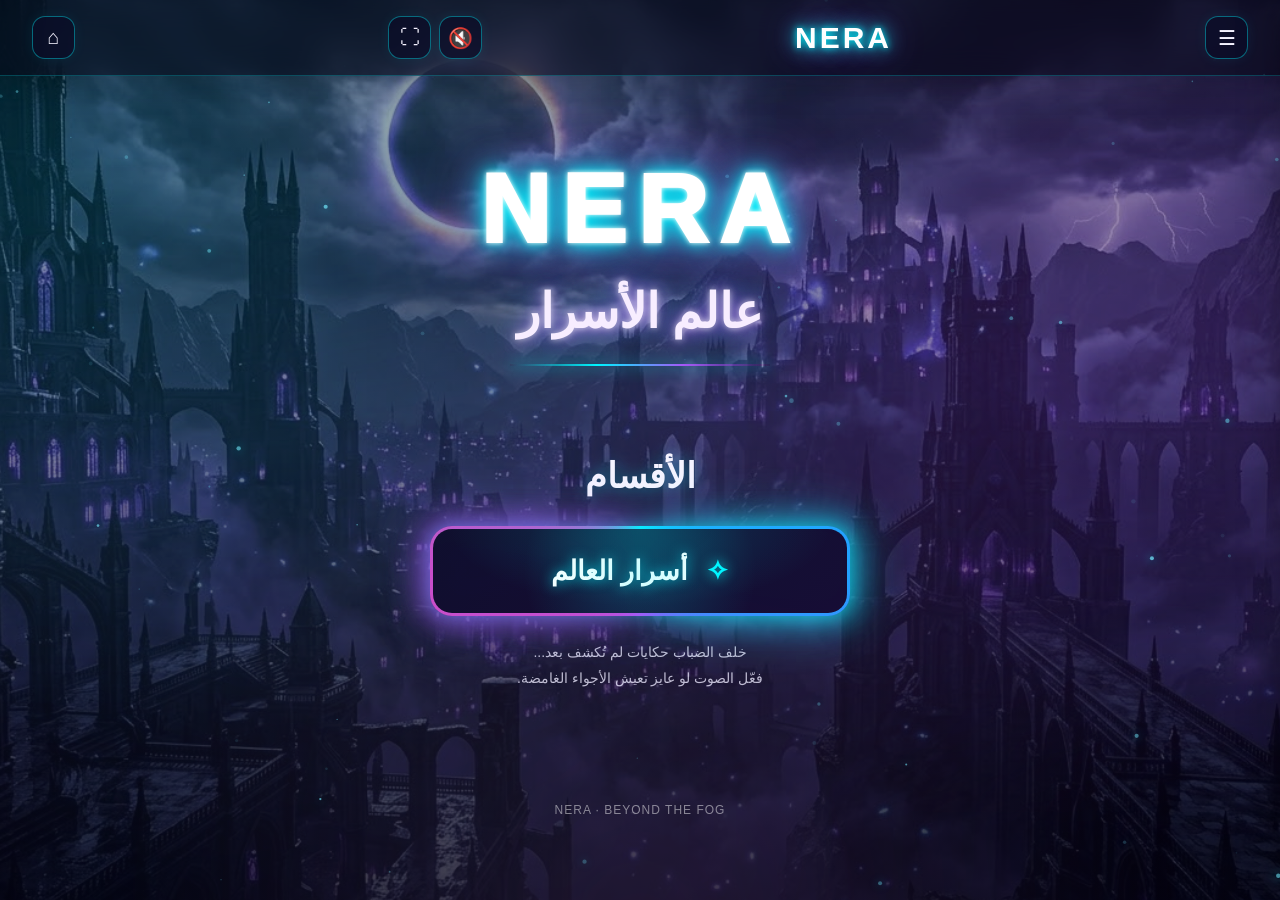
<file: secrets-world.html>
<!DOCTYPE html>
<html lang="ar" dir="rtl">
<head>
  <meta charset="UTF-8">
  <meta name="viewport" content="width=device-width, initial-scale=1.0">
  <meta name="theme-color" content="#080817">
  <title>NERA | عالم الأسرار</title>

  <style>
    :root {
      --cyan: #00f5ff;
      --purple: #a855f7;
      --pink: #ec4899;
      --bg: #080817;
      --text: #f5f3ff;
    }

    * {
      box-sizing: border-box;
      -webkit-tap-highlight-color: transparent;
    }

    html, body {
      margin: 0;
      min-height: 100%;
      width: 100%;
    }

    body {
      min-height: 100vh;
      min-height: 100dvh;
      position: relative;
      isolation: isolate;
      overflow-x: hidden;
      background: var(--bg);
      color: var(--text);
      font-family: Tahoma, Arial, sans-serif;
    }

    button, a {
      font: inherit;
    }

    button {
      color: inherit;
    }

    /* الخلفية الأصلية */
    .background {
      position: fixed;
      inset: 0;
      z-index: -3;
      background:
        url("./neyra_images/secrets-world-bg.jpg")
        center center / cover no-repeat;
      transform: scale(1.04);
      animation: backgroundBreath 18s ease-in-out infinite alternate;
    }

    .background::after {
      content: "";
      position: absolute;
      inset: 0;
      background:
        linear-gradient(
          180deg,
          rgba(5, 5, 20, .38),
          rgba(7, 5, 25, .48) 45%,
          rgba(4, 3, 18, .82)
        );
    }

    .aurora {
      position: fixed;
      inset: -25%;
      z-index: -2;
      pointer-events: none;
      background:
        radial-gradient(ellipse at 20% 30%,
          rgba(0, 245, 255, .15), transparent 42%),
        radial-gradient(ellipse at 80% 40%,
          rgba(168, 85, 247, .2), transparent 45%),
        radial-gradient(ellipse at 50% 85%,
          rgba(236, 72, 153, .1), transparent 40%);
      filter: blur(24px);
      animation: auroraMove 13s ease-in-out infinite alternate;
    }

    .fog {
      position: fixed;
      inset: -20%;
      z-index: -1;
      pointer-events: none;
      opacity: .36;
      background:
        radial-gradient(ellipse at 20% 55%,
          rgba(160, 190, 255, .19), transparent 40%),
        radial-gradient(ellipse at 70% 45%,
          rgba(180, 100, 255, .17), transparent 42%),
        radial-gradient(ellipse at 45% 80%,
          rgba(0, 240, 255, .11), transparent 45%);
      filter: blur(35px);
      animation: fogDrift 20s ease-in-out infinite alternate;
    }

    #particles {
      position: fixed;
      inset: 0;
      width: 100%;
      height: 100%;
      z-index: 0;
      pointer-events: none;
    }

    /* الشريط العلوي */
    .topbar {
      position: relative;
      z-index: 5;
      display: flex;
      align-items: center;
      justify-content: space-between;
      gap: 10px;
      padding: 16px clamp(12px, 4vw, 32px);
      background: rgba(7, 6, 22, .56);
      border-bottom: 1px solid rgba(0, 245, 255, .23);
      backdrop-filter: blur(15px);
      -webkit-backdrop-filter: blur(15px);
      box-shadow: 0 5px 35px rgba(0, 0, 0, .18);
    }

    .brand {
      direction: ltr;
      font-size: clamp(22px, 5vw, 30px);
      font-weight: 900;
      letter-spacing: 3px;
      color: white;
      text-shadow:
        0 0 7px var(--cyan),
        0 0 19px var(--cyan),
        0 0 35px rgba(168, 85, 247, .85);
      animation: brandGlow 3s ease-in-out infinite alternate;
    }

    .top-actions {
      display: flex;
      align-items: center;
      gap: 8px;
    }

    .icon-button {
      width: 43px;
      height: 43px;
      border: 1px solid rgba(0, 245, 255, .4);
      border-radius: 13px;
      background: rgba(12, 13, 39, .72);
      cursor: pointer;
      font-size: 20px;
      display: grid;
      place-items: center;
      transition: .25s ease;
      box-shadow: 0 0 13px rgba(0, 245, 255, .07);
    }

    .icon-button:hover,
    .icon-button:focus-visible {
      border-color: var(--cyan);
      box-shadow: 0 0 20px rgba(0, 245, 255, .35);
      transform: translateY(-2px);
      outline: none;
    }

    /* القائمة الجانبية */
    .sidebar-shade {
      position: fixed;
      inset: 0;
      z-index: 8;
      background: rgba(0, 0, 0, .64);
      opacity: 0;
      visibility: hidden;
      transition: opacity .3s, visibility .3s;
    }

    .sidebar-shade.open {
      opacity: 1;
      visibility: visible;
    }

    .sidebar {
      position: fixed;
      z-index: 9;
      top: 0;
      right: 0;
      width: min(310px, 86vw);
      height: 100%;
      height: 100dvh;
      padding: 25px 19px;
      background: rgba(8, 7, 27, .97);
      border-left: 1px solid rgba(0, 245, 255, .4);
      box-shadow: -10px 0 45px rgba(0, 0, 0, .4);
      transform: translateX(105%);
      transition: transform .35s cubic-bezier(.2, .8, .2, 1);
      overflow-y: auto;
    }

    .sidebar.open {
      transform: translateX(0);
    }

    .sidebar-heading {
      font-size: 24px;
      margin: 30px 0 22px;
      color: var(--cyan);
      text-shadow: 0 0 17px rgba(0, 245, 255, .5);
    }

    .sidebar-link {
      width: 100%;
      display: block;
      text-align: right;
      padding: 16px;
      margin-bottom: 12px;
      color: white;
      text-decoration: none;
      border: 1px solid rgba(168, 85, 247, .32);
      border-radius: 13px;
      background: linear-gradient(
        110deg,
        rgba(0, 245, 255, .07),
        rgba(168, 85, 247, .12)
      );
      cursor: pointer;
      transition: .25s;
    }

    .sidebar-link:hover {
      border-color: var(--cyan);
      box-shadow: 0 0 18px rgba(0, 245, 255, .16);
      transform: translateX(-3px);
    }

    /* محتوى الصفحة */
    main {
      position: relative;
      z-index: 2;
      width: min(920px, 100%);
      margin: 0 auto;
      padding: clamp(44px, 9vh, 95px) 20px 70px;
      text-align: center;
    }

    .hero {
      animation: heroEnter 1s ease both;
    }

    .hero-brand {
      direction: ltr;
      display: inline-block;
      font-size: clamp(48px, 12vw, 96px);
      line-height: 1.1;
      font-weight: 1000;
      letter-spacing: clamp(5px, 1.5vw, 12px);
      color: #fff;
      text-shadow:
        0 0 5px #fff,
        0 0 16px var(--cyan),
        0 0 34px var(--cyan),
        0 0 65px rgba(168, 85, 247, .95);
      animation: heroGlow 3.2s ease-in-out infinite alternate;
    }

    .hero-title {
      margin: 20px 0 0;
      font-size: clamp(28px, 7vw, 48px);
      font-weight: 900;
      color: #f7edff;
      text-shadow:
        0 0 7px rgba(255, 255, 255, .7),
        0 0 20px var(--purple),
        0 0 42px rgba(0, 245, 255, .55);
      animation: titleGlow 3s ease-in-out infinite alternate;
    }

    .hero-line {
      width: min(260px, 65%);
      height: 2px;
      margin: 25px auto 0;
      background: linear-gradient(
        90deg, transparent, var(--cyan), var(--purple), transparent
      );
      box-shadow: 0 0 16px var(--cyan);
      animation: linePulse 2.4s ease-in-out infinite;
    }

    .sections {
      margin-top: clamp(55px, 10vh, 100px);
      animation: heroEnter .8s .2s ease both;
    }

    .section-heading {
      font-size: clamp(25px, 6vw, 35px);
      margin: 0 0 30px;
      text-shadow: 0 0 17px rgba(0, 245, 255, .42);
    }

    /* زر أسرار العالم */
    .portal-wrap {
      width: min(420px, 100%);
      margin: 0 auto;
      padding: 3px;
      border-radius: 22px;
      position: relative;
      isolation: isolate;
      background: conic-gradient(
        from var(--angle, 0deg),
        var(--cyan),
        #4357ff,
        var(--purple),
        var(--pink),
        var(--cyan)
      );
      animation: borderRotate 4s linear infinite;
      box-shadow:
        0 0 15px rgba(0, 245, 255, .34),
        0 0 35px rgba(168, 85, 247, .25),
        0 0 65px rgba(0, 245, 255, .12);
    }

    .portal-wrap::before,
    .portal-wrap::after {
      content: "";
      position: absolute;
      inset: -8px;
      z-index: -1;
      border-radius: 27px;
      background: conic-gradient(
        from var(--angle, 0deg),
        transparent,
        rgba(0, 245, 255, .75),
        transparent,
        rgba(168, 85, 247, .85),
        transparent
      );
      filter: blur(13px);
      opacity: .65;
      animation: borderRotate 5s linear infinite;
    }

    .portal-wrap::after {
      inset: -15px;
      filter: blur(24px);
      opacity: .3;
      animation-direction: reverse;
    }

    .portal-button {
      position: relative;
      overflow: hidden;
      isolation: isolate;
      width: 100%;
      min-height: 84px;
      padding: 20px 22px;
      border: 0;
      border-radius: 19px;
      cursor: pointer;
      background:
        radial-gradient(ellipse at 50% 0%,
          rgba(0, 245, 255, .16), transparent 65%),
        linear-gradient(135deg,
          rgba(11, 14, 43, .98),
          rgba(23, 10, 49, .98));
      color: #fff;
      font-size: clamp(21px, 5vw, 27px);
      font-weight: 900;
      text-shadow: 0 0 13px rgba(0, 245, 255, .75);
      transition: transform .22s, filter .22s;
      animation: portalBreath 2.8s ease-in-out infinite;
    }

    .portal-button::before {
      content: "";
      position: absolute;
      top: -80%;
      left: -60%;
      width: 40%;
      height: 260%;
      transform: rotate(24deg);
      background: linear-gradient(
        90deg,
        transparent,
        rgba(255, 255, 255, .28),
        transparent
      );
      animation: portalShine 4s ease-in-out infinite;
      pointer-events: none;
    }

    .portal-button::after {
      content: "";
      position: absolute;
      inset: 0;
      pointer-events: none;
      border-radius: inherit;
      background: radial-gradient(
        circle at var(--touch-x, 50%) var(--touch-y, 50%),
        rgba(0, 245, 255, .28), transparent 55%
      );
      opacity: .7;
    }

    .portal-button:hover,
    .portal-button:focus-visible {
      transform: scale(1.025);
      filter: brightness(1.25);
      outline: none;
    }

    .portal-button:active {
      transform: scale(.97);
    }

    .portal-symbol {
      display: inline-block;
      margin-left: 10px;
      color: var(--cyan);
      text-shadow: 0 0 13px var(--cyan);
      animation: symbolPulse 1.7s ease-in-out infinite;
    }

    .hint {
      margin-top: 23px;
      color: rgba(237, 235, 255, .78);
      font-size: 14px;
      line-height: 1.9;
    }

    .status {
      min-height: 26px;
      margin-top: 15px;
      color: #b8faff;
      font-size: 14px;
    }

    .footer {
      margin-top: 70px;
      color: rgba(255, 255, 255, .48);
      font-size: 12px;
      letter-spacing: 1px;
    }

    .ripple {
      position: absolute;
      width: 12px;
      height: 12px;
      border-radius: 50%;
      pointer-events: none;
      z-index: 4;
      border: 2px solid rgba(0, 245, 255, .9);
      box-shadow: 0 0 20px var(--cyan);
      animation: rippleOut .75s ease-out forwards;
    }

    .toast {
      position: fixed;
      z-index: 20;
      bottom: 25px;
      left: 50%;
      transform: translate(-50%, 20px);
      width: max-content;
      max-width: calc(100% - 32px);
      padding: 13px 20px;
      border: 1px solid rgba(0, 245, 255, .45);
      border-radius: 13px;
      background: rgba(9, 8, 30, .96);
      color: white;
      text-align: center;
      box-shadow: 0 0 24px rgba(0, 245, 255, .18);
      opacity: 0;
      visibility: hidden;
      transition: .25s;
    }

    .toast.show {
      opacity: 1;
      visibility: visible;
      transform: translate(-50%, 0);
    }

    @keyframes backgroundBreath {
      from { transform: scale(1.04); }
      to { transform: scale(1.1); }
    }

    @keyframes auroraMove {
      from { transform: translate(-3%, -2%) rotate(0deg); }
      to { transform: translate(4%, 3%) rotate(8deg); }
    }

    @keyframes fogDrift {
      from { transform: translate(-4%, 2%) scale(1); }
      to { transform: translate(5%, -3%) scale(1.12); }
    }

    @keyframes brandGlow {
      from { filter: brightness(.9); }
      to { filter: brightness(1.35); }
    }

    @keyframes heroGlow {
      from { filter: brightness(.85); }
      to { filter: brightness(1.3); }
    }

    @keyframes titleGlow {
      from { filter: brightness(.85); }
      to { filter: brightness(1.25); }
    }

    @keyframes linePulse {
      0%, 100% { opacity: .55; transform: scaleX(.82); }
      50% { opacity: 1; transform: scaleX(1.06); }
    }

    @keyframes heroEnter {
      from { opacity: 0; transform: translateY(18px); }
      to { opacity: 1; transform: translateY(0); }
    }

    @keyframes borderRotate {
      to { --angle: 360deg; }
    }

    @keyframes portalBreath {
      0%, 100% {
        box-shadow: inset 0 0 15px rgba(0, 245, 255, .05);
      }
      50% {
        box-shadow:
          inset 0 0 24px rgba(168, 85, 247, .18),
          inset 0 0 10px rgba(0, 245, 255, .12);
      }
    }

    @keyframes portalShine {
      0%, 15% { left: -60%; }
      55%, 100% { left: 130%; }
    }

    @keyframes symbolPulse {
      0%, 100% { transform: scale(1); filter: brightness(1); }
      50% { transform: scale(1.18); filter: brightness(1.5); }
    }

    @keyframes rippleOut {
      to {
        width: 250px;
        height: 250px;
        opacity: 0;
        margin: -125px 0 0 -125px;
      }
    }

    @property --angle {
      syntax: "<angle>";
      initial-value: 0deg;
      inherits: false;
    }

    @media (max-width: 480px) {
      .topbar { padding: 12px; }
      .icon-button { width: 40px; height: 40px; }
      main { padding-top: 60px; }
      .sections { margin-top: 65px; }
      .portal-button { min-height: 76px; }
    }

    @media (prefers-reduced-motion: reduce) {
      *, *::before, *::after {
        animation-duration: .01ms !important;
        animation-iteration-count: 1 !important;
        scroll-behavior: auto !important;
      }
    }
  </style>
</head>

<body>
  <div class="background" aria-hidden="true"></div>
  <div class="aurora" aria-hidden="true"></div>
  <div class="fog" aria-hidden="true"></div>
  <canvas id="particles" aria-hidden="true"></canvas>

  <header class="topbar">
    <button
      class="icon-button"
      id="menuButton"
      type="button"
      aria-label="فتح القائمة"
      aria-expanded="false"
    >☰</button>

    <div class="brand">NERA</div>

    <div class="top-actions">
      <button
        class="icon-button"
        id="soundButton"
        type="button"
        aria-label="تشغيل الموسيقى"
        title="تشغيل أو إيقاف الصوت"
      >🔇</button>

      <button
        class="icon-button"
        id="fullscreenButton"
        type="button"
        aria-label="ملء الشاشة"
        title="ملء الشاشة"
      >⛶</button>
    </div>
    <button
  class="icon-button"
  id="homeButton"
  type="button"
  aria-label="العودة للرئيسية"
  title="الرئيسية"
  onclick="window.location.href='index.html'"
>⌂</button>
  </header>

  <div class="sidebar-shade" id="sidebarShade"></div>

  <aside class="sidebar" id="sidebar" aria-hidden="true">
    <button
      class="icon-button"
      id="closeMenuButton"
      type="button"
      aria-label="إغلاق القائمة"
    >✕</button>

    <h2 class="sidebar-heading">الأقسام</h2>

    <button class="sidebar-link" id="sidebarSecrets" type="button">
      ✧ أسرار العالم
    </button>
  </aside>

  <main>
    <section class="hero">
      <div class="hero-brand">NERA</div>
      <h1 class="hero-title">عالم الأسرار</h1>
      <div class="hero-line"></div>
    </section>

    <section class="sections">
      <h2 class="section-heading">الأقسام</h2>

      <div class="portal-wrap">
        <button class="portal-button" id="secretsButton" type="button">
          <span class="portal-symbol">✧</span>
          أسرار العالم
        </button>
      </div>

      <p class="hint">
        خلف الضباب حكايات لم تُكشف بعد...
        <br>
        فعّل الصوت لو عايز تعيش الأجواء الغامضة.
      </p>

      <div class="status" id="soundStatus" aria-live="polite"></div>
    </section>

    <footer class="footer">NERA · BEYOND THE FOG</footer>
  </main>

  <div class="toast" id="toast" role="status" aria-live="polite"></div>

  <script>
    (() => {
      "use strict";

      const menuButton = document.getElementById("menuButton");
      const closeMenuButton = document.getElementById("closeMenuButton");
      const sidebar = document.getElementById("sidebar");
      const sidebarShade = document.getElementById("sidebarShade");
      const soundButton = document.getElementById("soundButton");
      const fullscreenButton = document.getElementById("fullscreenButton");
      const secretsButton = document.getElementById("secretsButton");
      const sidebarSecrets = document.getElementById("sidebarSecrets");
      const toast = document.getElementById("toast");
      const soundStatus = document.getElementById("soundStatus");

      let toastTimer;
      let audioContext = null;
      let masterGain = null;
      let musicGain = null;
      let musicNodes = [];
      let soundEnabled = false;

      function showToast(message) {
        toast.textContent = message;
        toast.classList.add("show");
        clearTimeout(toastTimer);
        toastTimer = setTimeout(() => {
          toast.classList.remove("show");
        }, 2600);
      }

      function setMenu(open) {
        sidebar.classList.toggle("open", open);
        sidebarShade.classList.toggle("open", open);
        menuButton.setAttribute("aria-expanded", String(open));
        sidebar.setAttribute("aria-hidden", String(!open));
      }

      menuButton.addEventListener("click", () => {
        setMenu(!sidebar.classList.contains("open"));
        playEffect("menu");
      });

      closeMenuButton.addEventListener("click", () => {
        setMenu(false);
        playEffect("click");
      });

      sidebarShade.addEventListener("click", () => setMenu(false));

      document.addEventListener("keydown", event => {
        if (event.key === "Escape") setMenu(false);
      });

      function initAudio() {
        const AudioCtx = window.AudioContext || window.webkitAudioContext;

        if (!AudioCtx) {
          showToast("المتصفح لا يدعم تشغيل الصوت هنا");
          return false;
        }

        if (!audioContext) {
          audioContext = new AudioCtx();

          masterGain = audioContext.createGain();
          masterGain.gain.value = 0.65;
          masterGain.connect(audioContext.destination);

          musicGain = audioContext.createGain();
          musicGain.gain.value = 0;
          musicGain.connect(masterGain);
        }

        if (audioContext.state === "suspended") {
          audioContext.resume().catch(() => {});
        }

        return true;
      }

      function startMusic() {
        if (!initAudio()) return;

        if (musicNodes.length === 0) {
          const now = audioContext.currentTime;

          // نغمات منخفضة متداخلة لصناعة أجواء غامضة.
          const tones = [
  { frequency: 220, volume: 0.055 },
  { frequency: 293.66, volume: 0.04 },
  { frequency: 392, volume: 0.028 },
  { frequency: 440, volume: 0.018 },
  { frequency: 587.33, volume: 0.012 }
];

          tones.forEach((tone, index) => {
            const oscillator = audioContext.createOscillator();
            const gain = audioContext.createGain();
            const filter = audioContext.createBiquadFilter();

            oscillator.type = index === 1 ? "triangle" : "sine";
            oscillator.frequency.value = tone.frequency;
            filter.type = "lowpass";
            filter.frequency.value = 450;

            gain.gain.value = tone.volume;

            oscillator.connect(filter);
            filter.connect(gain);
            gain.connect(musicGain);

            oscillator.start(now);
            musicNodes.push({ oscillator, gain, filter });
          });

          // نبضات بطيئة لتقليل إحساس الصوت بأنه نغمة ثابتة.
          const lfo = audioContext.createOscillator();
          const lfoGain = audioContext.createGain();
          lfo.frequency.value = 0.12;
          lfoGain.gain.value = 0.035;
          lfo.connect(lfoGain);
          lfoGain.connect(musicGain.gain);
          lfo.start(now);
          musicNodes.push({ oscillator: lfo, gain: lfoGain, filter: null });
        }

        const now = audioContext.currentTime;
        musicGain.gain.cancelScheduledValues(now);
        musicGain.gain.setTargetAtTime(0.42, now, 0.8);

        soundEnabled = true;
        soundButton.textContent = "🔊";
        soundButton.setAttribute("aria-label", "إيقاف الموسيقى");
        soundStatus.textContent = "الصوت يعمل";
      }

      function stopMusic() {
        if (!audioContext || !musicGain) return;

        const now = audioContext.currentTime;
        musicGain.gain.cancelScheduledValues(now);
        musicGain.gain.setTargetAtTime(0, now, 0.35);

        soundEnabled = false;
        soundButton.textContent = "🔇";
        soundButton.setAttribute("aria-label", "تشغيل الموسيقى");
        soundStatus.textContent = "الصوت متوقف";
      }

      function playEffect(type) {
        if (!soundEnabled || !initAudio()) return;

        const now = audioContext.currentTime;
        const oscillator = audioContext.createOscillator();
        const gain = audioContext.createGain();

        const settings = {
          click: { frequency: 620, end: 310, duration: 0.12, volume: 0.11 },
          menu: { frequency: 360, end: 680, duration: 0.2, volume: 0.1 },
          portal: { frequency: 190, end: 920, duration: 0.42, volume: 0.16 }
        };

        const setting = settings[type] || settings.click;
        oscillator.type = type === "portal" ? "sine" : "triangle";
        oscillator.frequency.setValueAtTime(setting.frequency, now);
        oscillator.frequency.exponentialRampToValueAtTime(
          setting.end, now + setting.duration
        );

        gain.gain.setValueAtTime(setting.volume, now);
        gain.gain.exponentialRampToValueAtTime(
          0.001, now + setting.duration
        );

        oscillator.connect(gain);
        gain.connect(masterGain);
        oscillator.start(now);
        oscillator.stop(now + setting.duration + 0.03);
      }

      soundButton.addEventListener("click", () => {
        if (soundEnabled) {
          stopMusic();
          playEffect("click");
        } else {
          startMusic();
          if (soundEnabled) playEffect("menu");
        }
      });

      fullscreenButton.addEventListener("click", async () => {
        try {
          if (!document.fullscreenElement) {
            await document.documentElement.requestFullscreen();
            fullscreenButton.textContent = "⤢";
          } else {
            await document.exitFullscreen();
            fullscreenButton.textContent = "⛶";
          }
        } catch {
          showToast("ملء الشاشة غير متاح في المتصفح ده");
        }

        playEffect("click");
      });

      document.addEventListener("fullscreenchange", () => {
        fullscreenButton.textContent =
          document.fullscreenElement ? "⤢" : "⛶";
      });

      
      function openSecrets() {
        playEffect("portal");
        setMenu(false);

        secretsButton.animate(
          [
            { filter: "brightness(1)", transform: "scale(1)" },
            { filter: "brightness(1.8)", transform: "scale(1.04)" },
            { filter: "brightness(1)", transform: "scale(1)" }
          ],
          { duration: 650, easing: "ease-out" }
        );

        showToast("جاري فتح عالم الأسرار ✧");

                setTimeout(() => {
          window.location.href = "secrets-story.html";
        }, 650);
      }

      secretsButton.addEventListener("click", event => {
        addRipple(event, secretsButton);
        openSecrets();
      });

      sidebarSecrets.addEventListener("click", openSecrets);

      function addRipple(event, element) {
        const rect = element.getBoundingClientRect();
        const ripple = document.createElement("span");
        ripple.className = "ripple";

        const x = event.clientX ? event.clientX - rect.left : rect.width / 2;
        const y = event.clientY ? event.clientY - rect.top : rect.height / 2;

        ripple.style.left = x + "px";
        ripple.style.top = y + "px";
        element.appendChild(ripple);

        setTimeout(() => ripple.remove(), 850);
      }

      /* جسيمات خفيفة مع مراعاة حجم شاشة الهاتف. */
      const canvas = document.getElementById("particles");
      const ctx = canvas.getContext("2d");
      const reducedMotion = window.matchMedia(
        "(prefers-reduced-motion: reduce)"
      ).matches;

      let width = 0;
      let height = 0;
      let particles = [];
      let animationFrame = null;

      function resizeCanvas() {
        const dpr = Math.min(window.devicePixelRatio || 1, 1.5);
        width = window.innerWidth;
        height = window.innerHeight;

        canvas.width = Math.floor(width * dpr);
        canvas.height = Math.floor(height * dpr);
        canvas.style.width = width + "px";
        canvas.style.height = height + "px";

        ctx.setTransform(dpr, 0, 0, dpr, 0, 0);

        const count = reducedMotion
          ? 12
          : Math.min(65, Math.max(24, Math.floor(width / 7)));

        particles = Array.from({ length: count }, () => ({
          x: Math.random() * width,
          y: Math.random() * height,
          radius: Math.random() * 1.8 + 0.5,
          speed: Math.random() * 0.35 + 0.12,
          drift: (Math.random() - 0.5) * 0.35,
          alpha: Math.random() * 0.65 + 0.2,
          phase: Math.random() * Math.PI * 2
        }));
      }

      function drawParticles() {
        ctx.clearRect(0, 0, width, height);

        for (const p of particles) {
          if (!reducedMotion) {
            p.y -= p.speed;
            p.x += p.drift;
            p.phase += 0.025;
          }

          if (p.y < -5) {
            p.y = height + 5;
            p.x = Math.random() * width;
          }

          if (p.x < -5) p.x = width + 5;
          if (p.x > width + 5) p.x = -5;

          const glow = 0.55 + Math.sin(p.phase) * 0.3;
          ctx.beginPath();
          ctx.arc(p.x, p.y, p.radius, 0, Math.PI * 2);
          ctx.fillStyle = `rgba(115, 235, 255, ${p.alpha * glow})`;
          ctx.shadowBlur = reducedMotion ? 0 : 10;
          ctx.shadowColor = "#00eaff";
          ctx.fill();
        }

        ctx.shadowBlur = 0;

        if (!reducedMotion) {
          animationFrame = requestAnimationFrame(drawParticles);
        }
      }

      window.addEventListener("resize", resizeCanvas, { passive: true });
      resizeCanvas();
      drawParticles();

      /* لو المستخدم ضغط أي مكان لتفعيل الصوت، نحترم إعداداته. */
      document.addEventListener("visibilitychange", () => {
        if (document.hidden && audioContext && soundEnabled) {
          // لا نوقف الموسيقى تلقائيًا؛ المتصفح قد يقيّدها في الخلفية.
        }
      });
    })();
  </script>
</body>
</html>
</file>
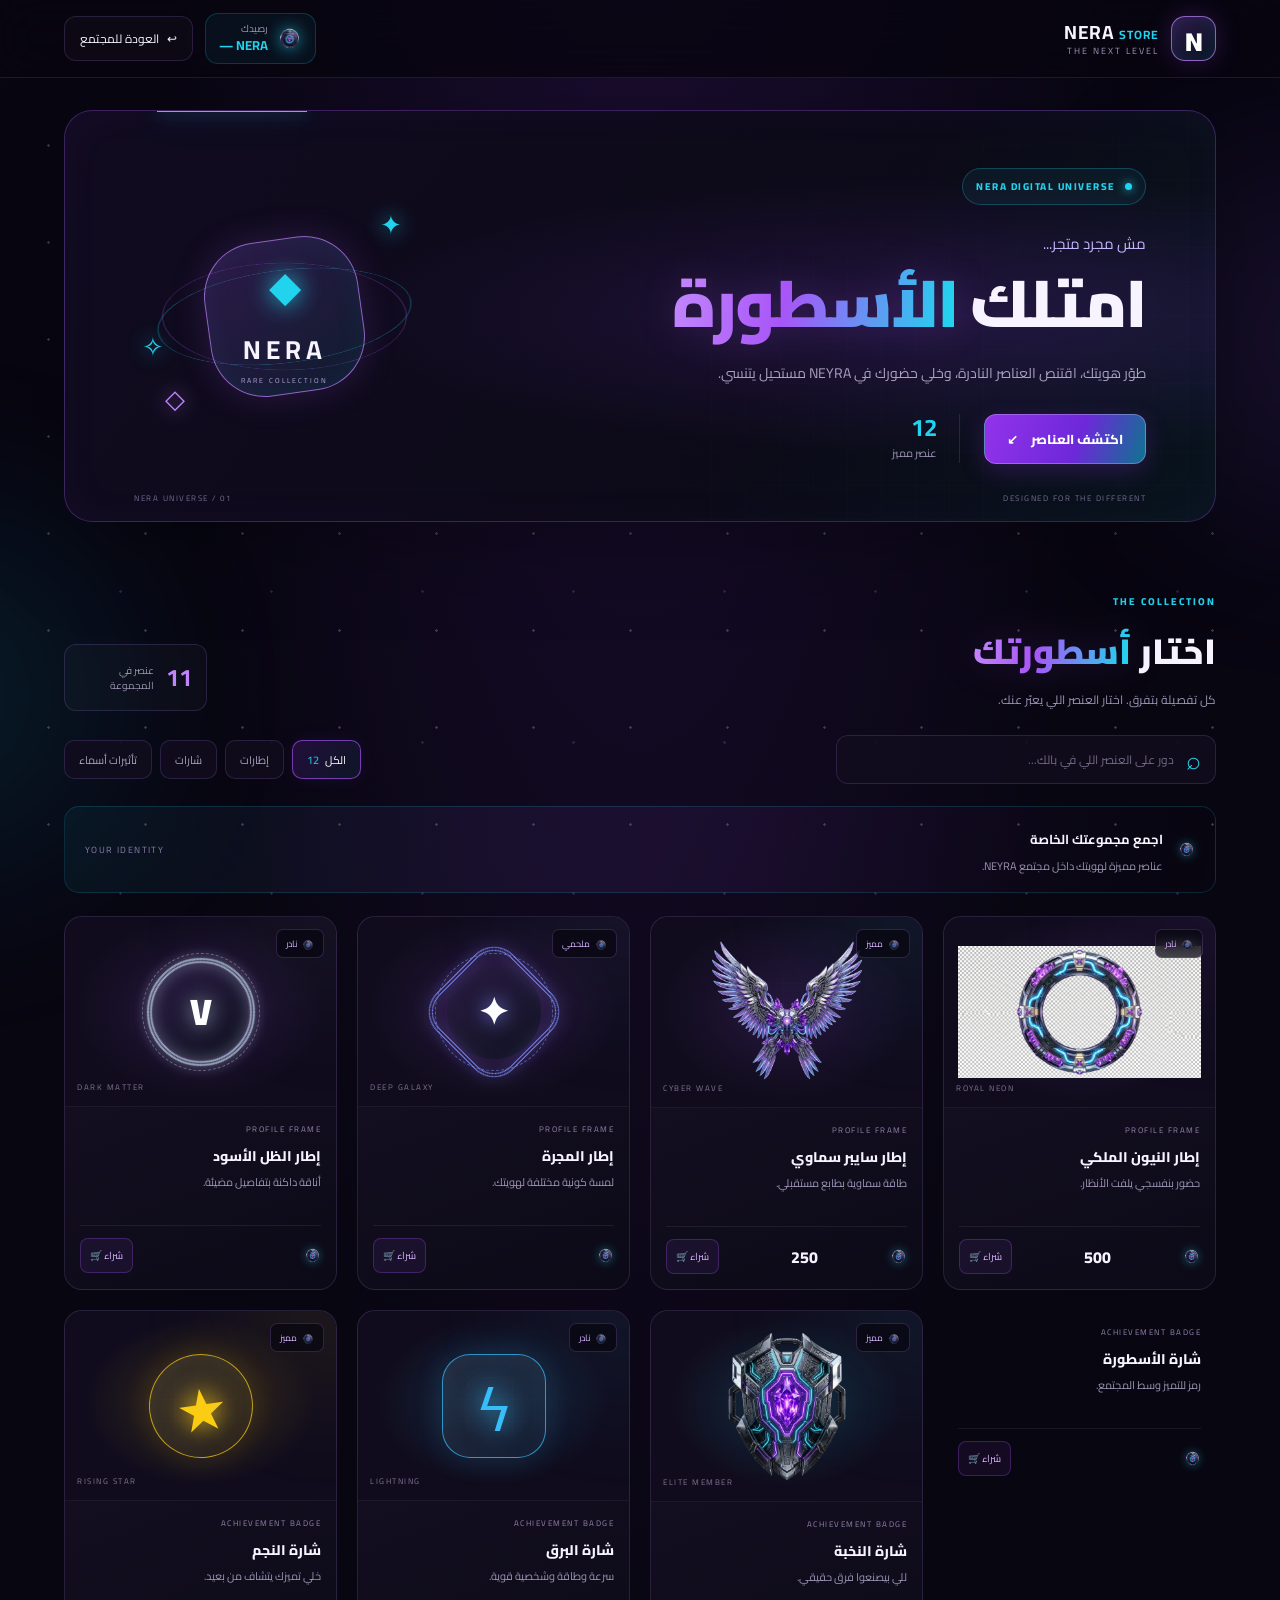
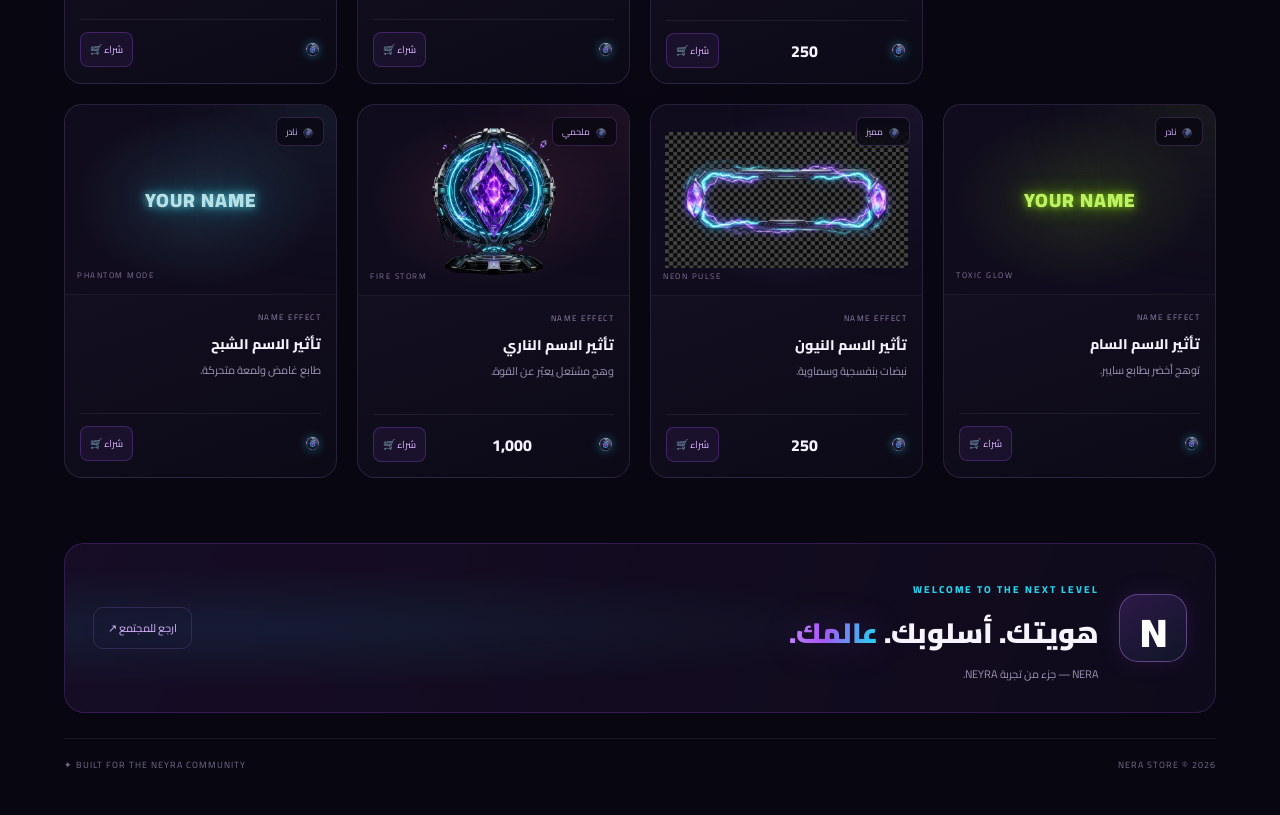
<file: shop.html>
<!DOCTYPE html>
<html lang="ar" dir="rtl">
<head>
  <meta charset="UTF-8">
  <meta name="viewport" content="width=device-width, initial-scale=1.0">
  <meta name="theme-color" content="#080611">
  <meta name="description" content="متجر NERA الرسمي - عناصر نادرة وإطارات وشارات وتأثيرات أسطورية لمجتمع NEYRA.">
  <title>NERA STORE | NEYRA</title>

  <link rel="preconnect" href="https://fonts.googleapis.com">
  <link rel="preconnect" href="https://fonts.gstatic.com" crossorigin>
  <link href="https://fonts.googleapis.com/css2?family=Cairo:wght@400;500;600;700;800;900&display=swap" rel="stylesheet">

  <link rel="stylesheet" href="shop.css">
  
<script src="coins.js" defer></script>
<script src="shop.js" defer></script>

</head>

<body>
  <div class="ambient ambient-one"></div>
  <div class="ambient ambient-two"></div>
  <div class="stars" aria-hidden="true"></div>

  <header class="store-header">
<a class="brand" href="index.html?skipIntro=1" aria-label="العودة إلى NEYRA">
      <span class="brand-symbol">N</span>
      <span class="brand-copy">
        <strong>NERA<span> STORE</span></strong>
        <small>THE NEXT LEVEL</small>
      </span>
    </a>

    <div class="header-actions">
      <div class="coin-balance" title="رصيد عملات NERA">
<img class="coin-icon" src="nera-coin.png" alt="">
        <span>
          <small>رصيدك</small>
          <strong id="coinBalance">— NERA</strong>
        </span>
      </div>

<a class="back-button" href="index.html?skipIntro=1">
  <span>↩</span>
  <span>العودة للمجتمع</span>
</a>
    </div>
  </header>

  <main class="store-main">
    <section class="hero">
      <div class="hero-grid"></div>
      <div class="hero-content">
        <div class="live-label">
          <span class="live-dot"></span>
          NERA DIGITAL UNIVERSE
        </div>

        <p class="hero-kicker">مش مجرد متجر...</p>
        <h1>امتلك <span>الأسطورة</span></h1>
        <p class="hero-description">
          طوّر هويتك، اقتنص العناصر النادرة، وخلي حضورك في NEYRA مستحيل يتنسي.
        </p>

        <div class="hero-actions">
          <a href="#products" class="primary-button">
            اكتشف العناصر <span>↙</span>
          </a>
          <div class="hero-stat">
            <strong>12</strong>
            <span>عنصر مميز</span>
          </div>
        </div>
      </div>

      <div class="hero-art" aria-hidden="true">
        <div class="orbit orbit-one"></div>
        <div class="orbit orbit-two"></div>
        <div class="hero-core">
          <div class="core-inner">
            <span class="core-diamond">◆</span>
            <strong>NERA</strong>
            <small>RARE COLLECTION</small>
          </div>
        </div>
        <span class="floating-gem gem-one">✦</span>
        <span class="floating-gem gem-two">◇</span>
        <span class="floating-gem gem-three">✧</span>
      </div>

      <div class="hero-bottom-line">
        <span>DESIGNED FOR THE DIFFERENT</span>
        <span>01 / NERA UNIVERSE</span>
      </div>
    </section>

    <section class="collection-heading" id="products">
      <div>
        <span class="eyebrow">THE COLLECTION</span>
        <h2>اختار <span>أسطورتك</span></h2>
        <p>كل تفصيلة بتفرق. اختار العنصر اللي يعبّر عنك.</p>
      </div>
      <div class="collection-count">
        <strong id="productCount">12</strong>
        <span>عنصر في المجموعة</span>
      </div>
    </section>

    <section class="shop-toolbar">
      <label class="search-box">
        <span>⌕</span>
        <input id="productSearch" type="search" placeholder="دور على العنصر اللي في بالك..." autocomplete="off">
      </label>

      <div class="filter-list" role="group" aria-label="تصنيف المنتجات">
        <button class="filter-btn active" data-filter="all" type="button">الكل <span>12</span></button>
        <button class="filter-btn" data-filter="frames" type="button">إطارات</button>
        <button class="filter-btn" data-filter="badges" type="button">شارات</button>
        <button class="filter-btn" data-filter="effects" type="button">تأثيرات أسماء</button>
      </div>
    </section>

    <section class="featured-strip">
<img class="price-coin" src="nera-coin.png" alt="">
      <div>
        <strong>اجمع مجموعتك الخاصة</strong>
        <p>عناصر مميزة لهويتك داخل مجتمع NEYRA.</p>
      </div>
      <span class="featured-tag">YOUR IDENTITY</span>
    </section>

    <section class="product-grid" id="productGrid" aria-live="polite">

      <article class="product-card" data-category="frames" data-name="إطار النيون الملكي">
        <div class="product-visual visual-frame purple">
          <span class="rarity"><img class="rarity-coin" src="nera-coin.png" alt=""> نادر</span>
          <div class="avatar-preview frame-purple"><span>A</span></div>
          <span class="visual-caption">ROYAL NEON</span>
        </div>
        <div class="product-info">
          <div class="product-type">PROFILE FRAME</div>
          <h3>إطار النيون الملكي</h3>
          <p>حضور بنفسجي يلفت الأنظار.</p>
          <div class="product-footer">
<img class="price-coin" src="nera-coin.png" alt="">
            <button class="preview-btn" type="button" data-buy="إطار النيون الملكي">شراء 🛒</button>
          </div>
        </div>
      </article>

      <article class="product-card" data-category="frames" data-name="إطار سايبر سماوي">
        <div class="product-visual visual-frame cyan">
          <span class="rarity"><img class="rarity-coin" src="nera-coin.png" alt=""> مميز</span>
          <div class="avatar-preview frame-cyan"><span>N</span></div>
          <span class="visual-caption">CYBER WAVE</span>
        </div>
        <div class="product-info">
          <div class="product-type">PROFILE FRAME</div>
          <h3>إطار سايبر سماوي</h3>
          <p>طاقة سماوية بطابع مستقبلي.</p>
          <div class="product-footer">
<img class="price-coin" src="nera-coin.png" alt="">
            <button class="preview-btn" type="button" data-buy="إطار سايبر سماوي">شراء 🛒</button>
          </div>
        </div>
      </article>

      <article class="product-card" data-category="frames" data-name="إطار المجرة">
        <div class="product-visual visual-frame galaxy">
          <span class="rarity"><img class="rarity-coin" src="nera-coin.png" alt=""> ملحمي</span>
          <div class="avatar-preview frame-galaxy"><span>✦</span></div>
          <span class="visual-caption">DEEP GALAXY</span>
        </div>
        <div class="product-info">
          <div class="product-type">PROFILE FRAME</div>
          <h3>إطار المجرة</h3>
          <p>لمسة كونية مختلفة لهويتك.</p>
          <div class="product-footer">
<img class="price-coin" src="nera-coin.png" alt="">
            <button class="preview-btn" type="button" data-buy="إطار المجرة">شراء 🛒</button>
          </div>
        </div>
      </article>

      <article class="product-card" data-category="frames" data-name="إطار الظل الأسود">
        <div class="product-visual visual-frame shadow">
          <span class="rarity"><img class="rarity-coin" src="nera-coin.png" alt=""> نادر</span>
          <div class="avatar-preview frame-shadow"><span>V</span></div>
          <span class="visual-caption">DARK MATTER</span>
        </div>
        <div class="product-info">
          <div class="product-type">PROFILE FRAME</div>
          <h3>إطار الظل الأسود</h3>
          <p>أناقة داكنة بتفاصيل مضيئة.</p>
          <div class="product-footer">
            <img class="price-coin" src="nera-coin.png" alt="">
            <button class="preview-btn" type="button" data-buy="إطار الظل الأسود">شراء 🛒</button>
          </div>
        </div>
      </article>

     
        <div class="product-info">
          <div class="product-type">ACHIEVEMENT BADGE</div>
          <h3>شارة الأسطورة</h3>
          <p>رمز للتميز وسط المجتمع.</p>
          <div class="product-footer">
            <img class="price-coin" src="nera-coin.png" alt="">
            <button class="preview-btn" type="button" data-buy="شارة الأسطورة">شراء 🛒</button>
          </div>
        </div>
      </article>

      <article class="product-card" data-category="badges" data-name="شارة النخبة">
        <div class="product-visual visual-badge cyan">
          <span class="rarity"><img class="rarity-coin" src="nera-coin.png" alt=""> مميز</span>
          <div class="badge-emblem emblem-cyan">✪</div>
          <span class="visual-caption">ELITE MEMBER</span>
        </div>
        <div class="product-info">
          <div class="product-type">ACHIEVEMENT BADGE</div>
          <h3>شارة النخبة</h3>
          <p>للي بيصنعوا فرق حقيقي.</p>
          <div class="product-footer">
            <img class="price-coin" src="nera-coin.png" alt="">
            <button class="preview-btn" type="button" data-buy="شارة النخبة">شراء 🛒</button>
          </div>
        </div>
      </article>

      <article class="product-card" data-category="badges" data-name="شارة البرق">
        <div class="product-visual visual-badge electric">
          <span class="rarity"><img class="rarity-coin" src="nera-coin.png" alt=""> نادر</span>
          <div class="badge-emblem emblem-electric">ϟ</div>
          <span class="visual-caption">LIGHTNING</span>
        </div>
        <div class="product-info">
          <div class="product-type">ACHIEVEMENT BADGE</div>
          <h3>شارة البرق</h3>
          <p>سرعة وطاقة وشخصية قوية.</p>
          <div class="product-footer">
            <img class="price-coin" src="nera-coin.png" alt="">
            <button class="preview-btn" type="button" data-buy="شارة البرق">شراء 🛒</button>
          </div>
        </div>
      </article>

      <article class="product-card" data-category="badges" data-name="شارة النجم">
        <div class="product-visual visual-badge gold">
          <span class="rarity"><img class="rarity-coin" src="nera-coin.png" alt=""> مميز</span>
          <div class="badge-emblem emblem-gold">★</div>
          <span class="visual-caption">RISING STAR</span>
        </div>
        <div class="product-info">
          <div class="product-type">ACHIEVEMENT BADGE</div>
          <h3>شارة النجم</h3>
          <p>خلي تميزك يتشاف من بعيد.</p>
          <div class="product-footer">
            <img class="price-coin" src="nera-coin.png" alt="">
            <button class="preview-btn" type="button" data-buy="شارة النجم">شراء 🛒</button>
          </div>
        </div>
      </article>

      <article class="product-card" data-category="effects" data-name="تأثير الاسم السام">
        <div class="product-visual visual-effect toxic">
          <span class="rarity"><img class="rarity-coin" src="nera-coin.png" alt=""> نادر</span>
          <div class="name-preview toxic-text">YOUR NAME</div>
          <span class="visual-caption">TOXIC GLOW</span>
        </div>
        <div class="product-info">
          <div class="product-type">NAME EFFECT</div>
          <h3>تأثير الاسم السام</h3>
          <p>توهج أخضر بطابع سايبر.</p>
          <div class="product-footer">
            <img class="price-coin" src="nera-coin.png" alt="">
            <button class="preview-btn" type="button" data-buy="تأثير الاسم النيون">شراء 🛒</button>
          </div>
        </div>
      </article>

      <article class="product-card" data-category="effects" data-name="تأثير الاسم النيون">
        <div class="product-visual visual-effect neon">
          <span class="rarity"><img class="rarity-coin" src="nera-coin.png" alt=""> مميز</span>
          <div class="name-preview neon-text">YOUR NAME</div>
          <span class="visual-caption">NEON PULSE</span>
        </div>
        <div class="product-info">
          <div class="product-type">NAME EFFECT</div>
          <h3>تأثير الاسم النيون</h3>
          <p>نبضات بنفسجية وسماوية.</p>
          <div class="product-footer">
            <img class="price-coin" src="nera-coin.png" alt="">
            <button class="preview-btn" type="button" data-buy="تأثير الاسم النيون">شراء 🛒</button>
          </div>
        </div>
      </article>

      <article class="product-card" data-category="effects" data-name="تأثير الاسم الناري">
        <div class="product-visual visual-effect fire">
          <span class="rarity"><img class="rarity-coin" src="nera-coin.png" alt=""> ملحمي</span>
          <div class="name-preview fire-text">YOUR NAME</div>
          <span class="visual-caption">FIRE STORM</span>
        </div>
        <div class="product-info">
          <div class="product-type">NAME EFFECT</div>
          <h3>تأثير الاسم الناري</h3>
          <p>وهج مشتعل يعبّر عن القوة.</p>
          <div class="product-footer">
            <img class="price-coin" src="nera-coin.png" alt="">
            <button class="preview-btn" type="button" data-buy="تأثير الاسم الناري">شراء 🛒</button>
          </div>
        </div>
      </article>

      <article class="product-card" data-category="effects" data-name="تأثير الاسم الشبح">
        <div class="product-visual visual-effect ghost">
          <span class="rarity"><img class="rarity-coin" src="nera-coin.png" alt=""> نادر</span>
          <div class="name-preview ghost-text">YOUR NAME</div>
          <span class="visual-caption">PHANTOM MODE</span>
        </div>
        <div class="product-info">
          <div class="product-type">NAME EFFECT</div>
          <h3>تأثير الاسم الشبح</h3>
          <p>طابع غامض ولمعة متحركة.</p>
          <div class="product-footer">
          <img class="price-coin" src="nera-coin.png" alt="">
            <button class="preview-btn" type="button" data-buy="تأثير الاسم الشبح">شراء 🛒</button>
          </div>
        </div>
      </article>

    </section>

    <div class="empty-state" id="emptyState" hidden>
      <span>⌕</span>
      <h3>ملقيناش العنصر ده</h3>
      <p>جرّب كلمة تانية أو اختار تصنيف مختلف.</p>
    </div>

    <section class="bottom-banner">
      <div class="banner-symbol">N</div>
      <div>
        <span class="eyebrow">WELCOME TO THE NEXT LEVEL</span>
        <h2>هويتك. أسلوبك. <span>عالمك.</span></h2>
        <p>NERA — جزء من تجربة NEYRA.</p>
      </div>
<a href="index.html?skipIntro=1" class="banner-link">ارجع للمجتمع ↗</a>
    </section>

    <footer class="store-footer">
      <span>NERA STORE © 2026</span>
      <span>BUILT FOR THE NEYRA COMMUNITY ✦</span>
    </footer>
  </main>

  <div class="preview-modal" id="previewModal" hidden>
    <div class="modal-backdrop" data-close-modal></div>
    <section class="modal-panel" role="dialog" aria-modal="true" aria-labelledby="modalTitle">
      <button class="modal-close" type="button" data-close-modal aria-label="إغلاق">×</button>
      <span class="eyebrow">ITEM PREVIEW</span>
      <div class="modal-icon">✦</div>
      <h2 id="modalTitle">معاينة العنصر</h2>
      <p>دي معاينة للعنصر داخل متجر NERA. الشراء هيتفعل بعد ربط الرصيد والمخزون بشكل آمن.</p>
      <button class="primary-button modal-ok" type="button" data-close-modal>تمام</button>
    </section>
  </div>
</body>
</html>
</file>
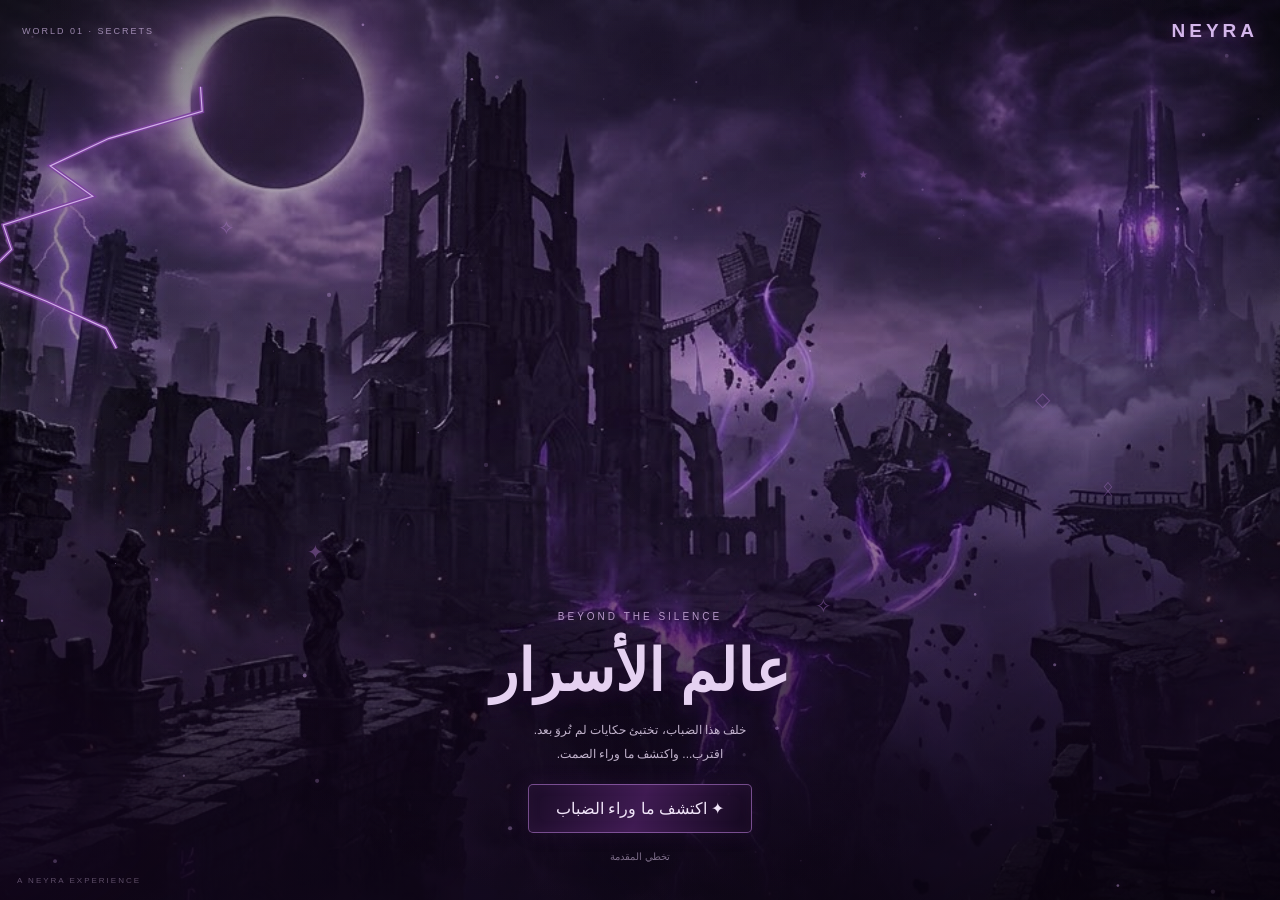
<file: world-secrets.html>
<!DOCTYPE html>
<html lang="ar" dir="rtl">
<head>
<meta charset="UTF-8">
<meta name="viewport" content="width=device-width,initial-scale=1,viewport-fit=cover">
<meta name="theme-color" content="#050309">
<title>NEYRA | عالم الأسرار</title>
<style>
:root{
  --bg:#050309;
  --purple:#6c328b;
  --glow:#a778c5;
  --text:#eadcf4;
}
*{box-sizing:border-box;-webkit-tap-highlight-color:transparent}
html,body{margin:0;width:100%;height:100%;background:var(--bg);color:var(--text);font-family:Tahoma,Arial,sans-serif}
body{overflow:hidden}
button{font:inherit}
.world{position:relative;isolation:isolate;width:100%;height:100vh;height:100dvh;min-height:500px;overflow:hidden;background:#07040b}
.city{
  position:absolute;z-index:-10;inset:-4%;
  background:
    linear-gradient(180deg,rgba(4,2,8,.18),rgba(5,2,9,.04) 45%,rgba(4,2,8,.58)),
    url("neyra_images/secrets-world.jpg") center center/cover no-repeat;
  transform:scale(1.06);
  animation:cityMove 25s ease-in-out infinite alternate;
}
.shade{
  position:absolute;z-index:-8;inset:0;pointer-events:none;
  background:
    radial-gradient(ellipse at 50% 40%,transparent 8%,rgba(5,2,9,.2) 60%,rgba(2,1,5,.72) 100%),
    linear-gradient(0deg,rgba(4,2,8,.68),transparent 48%,rgba(4,2,8,.18));
}
.sky-glow{
  position:absolute;z-index:-7;inset:-20%;pointer-events:none;
  background:radial-gradient(ellipse at 50% 38%,rgba(69,24,98,.22),transparent 55%);
  animation:skyPulse 7s ease-in-out infinite alternate;
}
.fog{
  position:absolute;z-index:-5;inset:-30%;pointer-events:none;opacity:.28;filter:blur(25px);
  background:
    radial-gradient(ellipse at 15% 75%,rgba(76,26,108,.5),transparent 32%),
    radial-gradient(ellipse at 80% 68%,rgba(63,21,93,.45),transparent 30%),
    radial-gradient(ellipse at 50% 94%,rgba(34,15,52,.8),transparent 36%);
  animation:fogMove 17s ease-in-out infinite alternate;
}
.fog.two{opacity:.18;filter:blur(36px);animation-duration:27s;animation-direction:alternate-reverse}
.lightning{
  position:absolute;z-index:1;inset:0;opacity:0;pointer-events:none;
  background:radial-gradient(ellipse at 50% 20%,rgba(140,81,180,.32),transparent 62%);
  mix-blend-mode:screen;
}
.lightning.flash{animation:flash .65s ease-out}
#fx{position:absolute;inset:0;width:100%;height:100%;z-index:2;pointer-events:none}
.topbar{
  position:absolute;z-index:8;top:max(20px,env(safe-area-inset-top));
  left:0;right:0;padding:0 22px;display:flex;align-items:center;justify-content:space-between;
}
.brand{font-size:19px;font-weight:900;letter-spacing:4px;color:#d4b6eb;text-shadow:0 0 16px #52246e}
.world-tag{font-size:9px;letter-spacing:2px;color:rgba(215,188,236,.68);direction:ltr}
.ambient{
  position:absolute;inset:0;z-index:3;pointer-events:none;overflow:hidden;
}
.ambient-word{
  position:absolute;max-width:80%;text-align:center;
  color:rgba(205,169,228,.0);font-size:clamp(16px,4.2vw,24px);
  font-weight:400;letter-spacing:1px;line-height:2;
  text-shadow:0 0 18px rgba(132,70,167,.5);
  animation:wordReveal 7s ease-in-out both;
}
.ambient-word small{
  display:block;font-size:9px;letter-spacing:3px;
  direction:ltr;color:rgba(181,139,208,.65);margin-top:5px;
}
.word-one{top:23%;left:8%;animation-delay:1s}
.word-two{top:34%;right:7%;animation-delay:4s}
.word-three{top:49%;left:10%;animation-delay:7s}
.word-four{top:26%;right:8%;animation-delay:10s}
.word-five{top:43%;left:50%;transform:translateX(-50%);animation-delay:13s}
.word-six{top:31%;left:50%;transform:translateX(-50%);animation-delay:16s}
.floating-symbol{
  position:absolute;color:rgba(172,119,202,.42);font-size:20px;
  text-shadow:0 0 16px rgba(139,74,175,.65);
  animation:symbolFloat 8s ease-in-out infinite alternate;
}
.s1{top:24%;left:17%}
.s2{top:43%;right:18%;animation-delay:-3s}
.s3{top:60%;left:24%;animation-delay:-5s}
.s4{top:53%;right:13%;animation-delay:-2s}
.s5{top:18%;right:32%;animation-delay:-4s}
.s6{top:66%;right:35%;animation-delay:-6s}
.intro{
  position:absolute;z-index:7;left:0;right:0;bottom:max(30px,env(safe-area-inset-bottom));
  padding:0 20px;display:flex;flex-direction:column;align-items:center;text-align:center;
  transition:opacity .8s,transform .8s;
}
.eyebrow{
  font-size:10px;letter-spacing:3px;color:#b99acb;opacity:0;
  animation:reveal 1s ease .4s forwards;
}
h1{
  font-size:clamp(36px,8vw,58px);margin:10px 0 0;line-height:1.35;
  color:#e5d1f1;text-shadow:0 2px 20px #13091b,0 0 24px rgba(105,54,135,.48);
  opacity:0;animation:titleIn 1.2s ease .7s forwards;
}
.subtitle{
  font-size:12px;line-height:2;color:rgba(224,209,235,.85);
  max-width:330px;margin:8px 0 18px;opacity:0;
  animation:reveal 1s ease 1s forwards;
}
.enter{
  position:relative;min-height:49px;padding:13px 27px;
  border:1px solid rgba(157,105,185,.7);border-radius:5px;
  color:#f1e5f9;
  background:linear-gradient(110deg,rgba(27,12,39,.96),rgba(66,28,85,.95),rgba(19,8,29,.96));
  box-shadow:0 0 19px rgba(72,30,98,.24),inset 0 0 14px rgba(153,93,182,.09);
  cursor:pointer;overflow:hidden;opacity:0;
  animation:reveal 1s ease 1.3s forwards,buttonPulse 4s ease-in-out 2s infinite;
}
.enter:before{
  content:"";position:absolute;top:0;bottom:0;left:-70%;width:40%;
  background:linear-gradient(90deg,transparent,rgba(213,172,237,.22),transparent);
  transform:skewX(-25deg);animation:shine 5s ease-in-out 2s infinite;
}
.skip{
  margin-top:10px;border:0;background:transparent;
  color:rgba(212,190,226,.55);font-size:10px;padding:8px 12px;cursor:pointer;
  opacity:0;animation:reveal 1s ease 1.6s forwards;
}
.bottom-label{
  position:absolute;z-index:6;left:17px;bottom:max(15px,env(safe-area-inset-bottom));
  font-size:8px;letter-spacing:2px;color:rgba(200,176,215,.42);direction:ltr;
}
.arrival{
  position:absolute;z-index:12;inset:0;display:flex;flex-direction:column;
  align-items:center;justify-content:center;text-align:center;padding:25px;
  background:rgba(5,3,9,.96);opacity:0;visibility:hidden;transition:opacity 1s;
}
.arrival.visible{opacity:1;visibility:visible}
.arrival-symbol{font-size:46px;color:#a779c3;text-shadow:0 0 22px #5b2878;animation:symbolFloat 2s ease-in-out infinite alternate}
.arrival h2{font-size:28px;color:#e7d5f2;margin:16px 0 5px}
.arrival p{font-size:13px;line-height:2;color:#bda8cc;max-width:310px}
.arrival a{margin-top:16px;padding:12px 23px;border:1px solid #67417b;border-radius:5px;color:#eadbf5;text-decoration:none;background:#180d21}
.crossing .city{animation:none;transform:scale(1.25);filter:brightness(.65) saturate(.7);transition:transform 2s,filter 2s}
.crossing .fog{opacity:.65;filter:blur(12px)}
.crossing .intro,.crossing .topbar,.crossing .bottom-label,.crossing .ambient{opacity:0;transition:opacity .7s;pointer-events:none}
@keyframes cityMove{from{transform:scale(1.06) translate3d(0,0,0)}to{transform:scale(1.13) translate3d(-.6%,-.6%,0)}}
@keyframes skyPulse{from{opacity:.3}to{opacity:.9}}
@keyframes fogMove{from{transform:translate3d(-4%,2%,0) rotate(-3deg)}to{transform:translate3d(5%,-3%,0) rotate(4deg)}}
@keyframes flash{0%,100%{opacity:0}9%{opacity:.85}19%{opacity:.08}31%{opacity:.7}47%{opacity:0}}
@keyframes wordReveal{
  0%{opacity:0;color:rgba(205,169,228,0);filter:blur(7px);translate:0 10px}
  15%,65%{opacity:1;color:rgba(205,169,228,.8);filter:blur(0);translate:0 0}
  90%,100%{opacity:0;color:rgba(205,169,228,0);filter:blur(5px);translate:0 -8px}
}
@keyframes symbolFloat{from{translate:0 0;rotate:-9deg;opacity:.25}to{translate:0 -17px;rotate:9deg;opacity:.75}}
@keyframes reveal{from{opacity:0;translate:0 12px}to{opacity:1;translate:0 0}}
@keyframes titleIn{from{opacity:0;translate:0 18px;filter:blur(6px)}to{opacity:1;translate:0 0;filter:blur(0)}}
@keyframes buttonPulse{0%,100%{box-shadow:0 0 12px rgba(83,39,107,.2)}50%{box-shadow:0 0 24px rgba(112,57,145,.42)}}
@keyframes shine{0%,70%{left:-70%}90%,100%{left:140%}}
@media(max-width:600px){
  .topbar{padding-inline:17px}
  .intro{bottom:max(27px,env(safe-area-inset-bottom))}
  .subtitle{margin:7px 0 14px;max-width:290px}
  .ambient-word{max-width:90%;font-size:17px;line-height:2.1}
  .word-one{top:20%;left:5%}
  .word-two{top:31%;right:5%}
  .word-three{top:43%;left:5%}
  .word-four{top:23%;right:5%}
  .word-five{top:47%}
  .word-six{top:33%}
}
@media(max-height:650px){
  .intro{bottom:14px}
  h1{font-size:32px;margin-top:5px}
  .subtitle{margin:4px 0 9px}
  .enter{min-height:43px;padding:10px 23px}
  .ambient-word{font-size:16px}
}
@media(prefers-reduced-motion:reduce){
  *,*:before,*:after{animation-duration:.01ms!important;animation-iteration-count:1!important}
}
</style>
</head>
<body>
<main class="world" id="world">
  <div class="city"></div>
  <div class="shade"></div>
  <div class="sky-glow"></div>
  <div class="fog"></div>
  <div class="fog two"></div>
  <div class="lightning" id="lightning"></div>
  <canvas id="fx" aria-hidden="true"></canvas>

  <header class="topbar">
    <div class="brand">NEYRA</div>
    <div class="world-tag">WORLD 01 · SECRETS</div>
  </header>

  <div class="ambient" aria-hidden="true">
    <div class="ambient-word word-one">ليس كل ما تراه… حقيقة<small>NOT EVERYTHING IS REAL</small></div>
    <div class="ambient-word word-two">بعض الأسرار لا تموت</div>
    <div class="ambient-word word-three">الظلام يخفي أكثر مما يُظهر</div>
    <div class="ambient-word word-four">هل تجرؤ على معرفة الحقيقة؟</div>
    <div class="ambient-word word-five">كل صمت يخفي حكاية</div>
    <div class="ambient-word word-six">هناك شيء يراقبك…</div>
    <span class="floating-symbol s1">✧</span>
    <span class="floating-symbol s2">◇</span>
    <span class="floating-symbol s3">✦</span>
    <span class="floating-symbol s4">ᛟ</span>
    <span class="floating-symbol s5">⋆</span>
    <span class="floating-symbol s6">✧</span>
  </div>

  <section class="intro" id="intro">
    <div class="eyebrow">BEYOND THE SILENCE</div>
    <h1>عالم الأسرار</h1>
    <p class="subtitle">خلف هذا الضباب، تختبئ حكايات لم تُروَ بعد.<br>اقترب... واكتشف ما وراء الصمت.</p>
    <button class="enter" id="enter">✦ اكتشف ما وراء الضباب</button>
    <button class="skip" id="skip">تخطي المقدمة</button>
  </section>

  <div class="bottom-label">A NEYRA EXPERIENCE</div>

  <section class="arrival" id="arrival" aria-live="polite">
    <div class="arrival-symbol">✧</div>
    <h2>لقد اقتربت من الحقيقة</h2>
    <p>وراء كل سر حكاية، ووراء كل حكاية عالم كامل. سنكشف العالم الداخلي في المرحلة التالية.</p>
    <a href="secrets-world.html">✦ ادخل عالم الأسرار</a>
  </section>
</main>

<script>
(()=>{
  const world=document.getElementById("world");
  const lightning=document.getElementById("lightning");
  const enter=document.getElementById("enter");
  const skip=document.getElementById("skip");
  const arrival=document.getElementById("arrival");
  const canvas=document.getElementById("fx");
  const ctx=canvas.getContext("2d");
  if(!ctx)return;

  const reduced=matchMedia("(prefers-reduced-motion: reduce)").matches;
  const mobile=matchMedia("(max-width:600px)").matches;
  const count=reduced?0:(mobile?55:105);
  let w=0,h=0,dpr=1,frame=0,last=0,crossed=false,timer;
  let dust=[],bolts=[],rings=[];

  function resize(){
    dpr=Math.min(devicePixelRatio||1,1.5);
    w=innerWidth;h=innerHeight;
    canvas.width=Math.round(w*dpr);
    canvas.height=Math.round(h*dpr);
    canvas.style.width=w+"px";
    canvas.style.height=h+"px";
    ctx.setTransform(dpr,0,0,dpr,0,0);
    dust=Array.from({length:count},()=>particle(true));
  }

  function particle(anywhere=false){
    return{
      x:Math.random()*w,
      y:anywhere?Math.random()*h:h+Math.random()*30,
      vx:(Math.random()-.5)*.55,
      vy:-(Math.random()*.65+.18),
      r:Math.random()*1.8+.4,
      a:Math.random()*.55+.15,
      phase:Math.random()*6.28
    };
  }

  function makeBolt(x,y,length,spread,depth){
    const pts=[{x,y}];
    let px=x,py=y;
    for(let i=0;i<depth;i++){
      px+=(Math.random()-.5)*spread;
      py+=length/depth*(.7+Math.random()*.6);
      pts.push({x:px,y:py});
    }
    return pts;
  }

  function strike(){
    if(crossed||document.hidden||reduced)return;
    const x=w*(.12+Math.random()*.76);
    const y=h*(.02+Math.random()*.13);
    bolts.push({pts:makeBolt(x,y,h*(.18+Math.random()*.3),w*.15,10),life:1});
    lightning.classList.remove("flash");
    void lightning.offsetWidth;
    lightning.classList.add("flash");

    if(Math.random()>.3){
      setTimeout(()=>{
        if(crossed||document.hidden)return;
        bolts.push({pts:makeBolt(w*(.2+Math.random()*.6),h*.01,h*.23,w*.14,9),life:.85});
      },120);
    }
    scheduleStrike();
  }

  function scheduleStrike(){
    clearTimeout(timer);
    timer=setTimeout(strike,2200+Math.random()*4200);
  }

  function drawBolts(){
    for(let i=bolts.length-1;i>=0;i--){
      const b=bolts[i],p=b.pts;
      ctx.save();
      ctx.globalAlpha=Math.max(0,b.life);
      ctx.beginPath();ctx.moveTo(p[0].x,p[0].y);
      for(let j=1;j<p.length;j++)ctx.lineTo(p[j].x,p[j].y);
      ctx.strokeStyle="#79409b";ctx.lineWidth=4;ctx.shadowBlur=20;ctx.shadowColor="#a15dc7";ctx.stroke();
      ctx.beginPath();ctx.moveTo(p[0].x,p[0].y);
      for(let j=1;j<p.length;j++)ctx.lineTo(p[j].x,p[j].y);
      ctx.strokeStyle="#d8b8ed";ctx.lineWidth=1.2;ctx.shadowBlur=8;ctx.stroke();
      ctx.restore();
      b.life-=.07;
      if(b.life<=0)bolts.splice(i,1);
    }
  }

  function drawDust(time){
    ctx.save();
    for(const p of dust){
      p.x+=p.vx+Math.sin(time*.0008+p.phase)*.22;
      p.y+=p.vy;
      if(p.y< -8)Object.assign(p,particle());
      if(p.x<0)p.x=w;
      if(p.x>w)p.x=0;
      ctx.globalAlpha=p.a*(.6+.4*Math.sin(time*.002+p.phase));
      ctx.fillStyle="#c5a0df";
      ctx.shadowColor="#8a4fa9";ctx.shadowBlur=10;
      ctx.beginPath();ctx.arc(p.x,p.y,p.r,0,Math.PI*2);ctx.fill();
    }
    ctx.restore();
  }

  function drawRings(){
    for(let i=rings.length-1;i>=0;i--){
      const r=rings[i];
      r.radius+=r.speed;r.life-=.025;
      ctx.save();ctx.globalAlpha=Math.max(0,r.life);
      ctx.strokeStyle="#9a62b9";ctx.lineWidth=1.2;
      ctx.shadowColor="#8b4ca9";ctx.shadowBlur=16;
      ctx.beginPath();ctx.ellipse(r.x,r.y,r.radius,r.radius*1.3,0,0,Math.PI*2);ctx.stroke();
      ctx.restore();
      if(r.life<=0)rings.splice(i,1);
    }
  }

  function render(time){
    if(document.hidden){frame=0;return}
    if(time-last<28){frame=requestAnimationFrame(render);return}
    last=time;
    ctx.clearRect(0,0,w,h);
    if(!crossed)drawDust(time);
    drawBolts();
    drawRings();
    frame=requestAnimationFrame(render);
  }

  function start(){
    if(!frame&&!document.hidden)frame=requestAnimationFrame(render);
  }

  function cross(){
    if(crossed)return;
    crossed=true;
    clearTimeout(timer);
    for(let i=0;i<5;i++){
      rings.push({x:w/2,y:h/2,radius:10+i*12,speed:6+i*2,life:1});
    }
    world.classList.add("crossing");
    lightning.classList.remove("flash");
    void lightning.offsetWidth;
    lightning.classList.add("flash");
    setTimeout(()=>{
  window.location.href = "secrets-world.html";
},650);
  }

  world.addEventListener("pointerdown",e=>{
    if(crossed||e.target.closest("button,a"))return;
    rings.push({x:e.clientX,y:e.clientY,radius:3,speed:3,life:.8});
  },{passive:true});

  enter.addEventListener("click",cross);
  skip.addEventListener("click",cross);

  document.addEventListener("visibilitychange",()=>{
    if(document.hidden){
      clearTimeout(timer);
      cancelAnimationFrame(frame);
      frame=0;
    }else if(!crossed){
      start();
      scheduleStrike();
    }
  });

  addEventListener("resize",resize,{passive:true});
  resize();
  start();
  if(!reduced)setTimeout(strike,1200);
})();
</script>
</body>
</html>
</file>
<file: shop.css>
:root {
  --bg: #080611;
  --panel: #100c1d;
  --panel-light: #171128;
  --purple: #a855f7;
  --purple-bright: #c084fc;
  --cyan: #22d3ee;
  --text: #f7f3ff;
  --muted: #9d95b5;
  --border: rgba(184, 139, 255, .17);
  --font: "Cairo", sans-serif;
}

* {
  box-sizing: border-box;
}

html {
  scroll-behavior: smooth;
  scroll-padding-top: 90px;
}

body {
  margin: 0;
  min-height: 100vh;
  overflow-x: hidden;
  background:
    radial-gradient(ellipse at 50% -20%, rgba(110, 44, 190, .20), transparent 55%),
    var(--bg);
  color: var(--text);
  font-family: var(--font);
}

body::before {
  content: "";
  position: fixed;
  inset: 0;
  z-index: -1;
  pointer-events: none;
  opacity: .17;
  background-image:
    linear-gradient(rgba(174, 118, 255, .07) 1px, transparent 1px),
    linear-gradient(90deg, rgba(174, 118, 255, .07) 1px, transparent 1px);
  background-size: 42px 42px;
  mask-image: linear-gradient(to bottom, black, transparent 80%);
}

a {
  color: inherit;
  text-decoration: none;
}

button,
input {
  font: inherit;
}

button {
  color: inherit;
}

button:focus-visible,
a:focus-visible,
input:focus-visible {
  outline: 2px solid var(--cyan);
  outline-offset: 4px;
}

.ambient {
  position: fixed;
  z-index: -1;
  width: 320px;
  height: 320px;
  border-radius: 50%;
  filter: blur(110px);
  opacity: .15;
  pointer-events: none;
  animation: ambientFloat 12s ease-in-out infinite alternate;
}

.ambient-one {
  top: 20%;
  right: -200px;
  background: #8b5cf6;
}

.ambient-two {
  bottom: 5%;
  left: -220px;
  background: #06b6d4;
  animation-delay: -5s;
}

.stars {
  position: fixed;
  inset: 0;
  z-index: -1;
  pointer-events: none;
  opacity: .2;
  background-image:
    radial-gradient(circle, #fff 1px, transparent 1.5px),
    radial-gradient(circle, #b68cff 1px, transparent 1.5px);
  background-size: 97px 97px, 151px 151px;
  background-position: 0 0, 45px 63px;
  animation: starDrift 35s linear infinite;
}

.store-header {
  position: sticky;
  top: 0;
  z-index: 20;
  min-height: 78px;
  display: flex;
  align-items: center;
  justify-content: space-between;
  gap: 16px;
  padding: 12px max(5%, calc((100% - 1240px) / 2));
  background: rgba(8, 6, 17, .82);
  border-bottom: 1px solid rgba(168, 85, 247, .18);
  backdrop-filter: blur(22px);
  -webkit-backdrop-filter: blur(22px);
}

.brand,
.header-actions,
.coin-balance,
.back-button {
  display: flex;
  align-items: center;
}

.brand {
  gap: 12px;
  flex-shrink: 0;
}

.brand-symbol {
  display: grid;
  place-items: center;
  width: 45px;
  height: 45px;
  border: 1px solid rgba(192, 132, 252, .7);
  border-radius: 14px;
  background: linear-gradient(145deg, rgba(168, 85, 247, .25), rgba(34, 211, 238, .08));
  color: #fff;
  font-size: 26px;
  font-weight: 900;
  box-shadow: 0 0 24px rgba(168, 85, 247, .22), inset 0 0 15px rgba(34, 211, 238, .08);
}

.brand-copy {
  display: flex;
  flex-direction: column;
  line-height: 1.35;
}

.brand-copy strong {
  font-size: 19px;
  letter-spacing: 1px;
}

.brand-copy strong span {
  color: var(--cyan);
  font-size: 12px;
}

.brand-copy small {
  color: var(--muted);
  font-size: 9px;
  letter-spacing: 2px;
}

.header-actions {
  gap: 12px;
}

.coin-balance {
  gap: 9px;
  padding: 8px 13px;
  border: 1px solid rgba(34, 211, 238, .2);
  border-radius: 13px;
  background: rgba(34, 211, 238, .055);
}

.coin-icon {
  width: 25px;
  height: 25px;
  object-fit: contain;
  flex-shrink: 0;
  filter: drop-shadow(0 0 8px rgba(34, 211, 238, .65));
}

.coin-balance > span:last-child {
  display: flex;
  flex-direction: column;
  line-height: 1.4;
}

.coin-balance small {
  color: var(--muted);
  font-size: 10px;
}

.coin-balance strong {
  color: var(--cyan);
  direction: ltr;
  font-size: 13px;
}

.back-button {
  justify-content: center;
  gap: 8px;
  padding: 10px 15px;
  border: 1px solid var(--border);
  border-radius: 12px;
  background: rgba(255, 255, 255, .025);
  font-size: 12px;
  transition: .25s ease;
}

.back-button:hover {
  border-color: var(--cyan);
  color: var(--cyan);
  box-shadow: 0 0 20px rgba(34, 211, 238, .10);
  transform: translateY(-2px);
}

.store-main {
  width: min(1240px, 90%);
  margin: 0 auto;
}

.hero {
  position: relative;
  isolation: isolate;
  min-height: 410px;
  margin-top: 32px;
  padding: 55px 6%;
  display: flex;
  align-items: center;
  justify-content: space-between;
  gap: 30px;
  overflow: hidden;
  border: 1px solid rgba(168, 85, 247, .3);
  border-radius: 28px;
  background:
    radial-gradient(ellipse at 78% 50%, rgba(120, 55, 210, .21), transparent 48%),
    linear-gradient(125deg, #110b20, #0c0a18 62%, #08141d);
  box-shadow: 0 25px 90px rgba(0, 0, 0, .25), inset 0 0 45px rgba(168, 85, 247, .035);
}

.hero::before {
  content: "";
  position: absolute;
  z-index: -1;
  top: 0;
  bottom: 0;
  left: -100%;
  width: 65%;
  background: linear-gradient(90deg, transparent, rgba(255, 255, 255, .035), transparent);
  transform: skewX(-20deg);
  animation: heroShimmer 9s ease-in-out infinite;
}

.hero::after {
  content: "";
  position: absolute;
  top: 0;
  left: 8%;
  width: 150px;
  height: 1px;
  background: var(--cyan);
  box-shadow: 0 0 15px var(--cyan), 0 0 35px var(--cyan);
}

.hero-grid {
  position: absolute;
  z-index: -1;
  inset: 0;
  opacity: .15;
  background-image:
    linear-gradient(rgba(168, 85, 247, .17) 1px, transparent 1px),
    linear-gradient(90deg, rgba(168, 85, 247, .17) 1px, transparent 1px);
  background-size: 34px 34px;
  mask-image: linear-gradient(90deg, transparent, black);
}

.hero-content {
  position: relative;
  z-index: 2;
  max-width: 570px;
}

.live-label {
  display: inline-flex;
  align-items: center;
  gap: 9px;
  padding: 8px 13px;
  border: 1px solid rgba(34, 211, 238, .25);
  border-radius: 30px;
  background: rgba(34, 211, 238, .06);
  color: var(--cyan);
  font-size: 10px;
  font-weight: 800;
  letter-spacing: 1.5px;
}

.live-dot {
  width: 7px;
  height: 7px;
  border-radius: 50%;
  background: var(--cyan);
  box-shadow: 0 0 10px var(--cyan);
  animation: pulseDot 1.5s infinite;
}

.hero-kicker {
  margin: 24px 0 0;
  color: #c4b5fd;
  font-size: 15px;
}

.hero h1 {
  margin: 3px 0 12px;
  font-size: clamp(37px, 5.2vw, 66px);
  font-weight: 900;
  line-height: 1.3;
  letter-spacing: -2px;
}

.hero h1 span,
.collection-heading h2 span,
.bottom-banner h2 span {
  color: transparent;
  background: linear-gradient(100deg, #c084fc 5%, #a855f7 40%, #22d3ee 95%);
  background-clip: text;
  -webkit-background-clip: text;
  filter: drop-shadow(0 0 18px rgba(168, 85, 247, .2));
}

.hero-description {
  max-width: 440px;
  margin: 0;
  color: #aaa2bf;
  font-size: 14px;
  line-height: 2;
}

.hero-actions {
  display: flex;
  align-items: center;
  gap: 24px;
  margin-top: 27px;
}

.primary-button {
  display: inline-flex;
  align-items: center;
  justify-content: center;
  gap: 13px;
  min-height: 46px;
  padding: 12px 22px;
  border: 1px solid rgba(210, 170, 255, .4);
  border-radius: 12px;
  background: linear-gradient(110deg, #9333ea, #6d28d9 58%, #0e7490);
  color: white;
  font-size: 13px;
  font-weight: 800;
  box-shadow: 0 7px 25px rgba(147, 51, 234, .24);
  cursor: pointer;
  transition: transform .25s, box-shadow .25s, filter .25s;
}

.primary-button:hover {
  transform: translateY(-3px);
  filter: brightness(1.13);
  box-shadow: 0 10px 35px rgba(147, 51, 234, .4);
}

.hero-stat {
  display: flex;
  flex-direction: column;
  padding-right: 22px;
  border-right: 1px solid var(--border);
}

.hero-stat strong {
  color: var(--cyan);
  font-size: 24px;
  line-height: 1.2;
}

.hero-stat span {
  color: var(--muted);
  font-size: 11px;
}

.hero-art {
  position: relative;
  flex: 0 0 300px;
  width: 300px;
  height: 300px;
  display: grid;
  place-items: center;
}

.hero-core {
  position: relative;
  z-index: 2;
  width: 155px;
  height: 155px;
  display: grid;
  place-items: center;
  border: 1px solid rgba(192, 132, 252, .7);
  border-radius: 35%;
  background: linear-gradient(145deg, rgba(168, 85, 247, .2), rgba(34, 211, 238, .09));
  box-shadow: 0 0 35px rgba(168, 85, 247, .19), inset 0 0 30px rgba(34, 211, 238, .06);
  transform: rotate(-8deg);
  animation: coreFloat 5s ease-in-out infinite;
}

.core-inner {
  display: flex;
  flex-direction: column;
  align-items: center;
  transform: rotate(8deg);
}

.core-diamond {
  color: var(--cyan);
  font-size: 42px;
  filter: drop-shadow(0 0 12px var(--cyan));
}

.core-inner strong {
  font-size: 26px;
  letter-spacing: 5px;
}

.core-inner small {
  color: #b8a7d9;
  font-size: 7px;
  letter-spacing: 2px;
}

.orbit {
  position: absolute;
  width: 245px;
  height: 245px;
  border: 1px solid rgba(168, 85, 247, .34);
  border-radius: 50%;
}

.orbit-one {
  transform: rotateX(64deg) rotate(-20deg);
  animation: orbitSpin 13s linear infinite;
}

.orbit-two {
  width: 205px;
  height: 275px;
  border-color: rgba(34, 211, 238, .34);
  transform: rotateX(65deg) rotate(55deg);
  animation: orbitSpin 17s linear infinite reverse;
}

.floating-gem {
  position: absolute;
  color: var(--cyan);
  font-size: 26px;
  text-shadow: 0 0 20px currentColor;
  animation: gemFloat 4s ease-in-out infinite;
}

.gem-one {
  top: 34px;
  right: 32px;
}

.gem-two {
  bottom: 43px;
  left: 31px;
  color: var(--purple-bright);
  animation-delay: -1s;
}

.gem-three {
  top: 52%;
  left: 8px;
  animation-delay: -2s;
}

.hero-bottom-line {
  position: absolute;
  right: 6%;
  bottom: 15px;
  left: 6%;
  display: flex;
  justify-content: space-between;
  gap: 12px;
  color: #756b91;
  font-size: 8px;
  letter-spacing: 1.5px;
}

.collection-heading {
  display: flex;
  align-items: end;
  justify-content: space-between;
  gap: 20px;
  margin: 62px 0 24px;
}

.eyebrow {
  color: var(--cyan);
  font-size: 10px;
  font-weight: 800;
  letter-spacing: 2px;
}

.collection-heading h2 {
  margin: 4px 0 0;
  font-size: clamp(25px, 4vw, 35px);
  font-weight: 900;
}

.collection-heading p {
  margin: 4px 0 0;
  color: var(--muted);
  font-size: 12px;
}

.collection-count {
  display: flex;
  align-items: center;
  gap: 12px;
  padding: 10px 14px;
  border: 1px solid var(--border);
  border-radius: 12px;
  background: rgba(255, 255, 255, .025);
}

.collection-count strong {
  color: var(--purple-bright);
  font-size: 24px;
}

.collection-count span {
  max-width: 75px;
  color: var(--muted);
  font-size: 10px;
  line-height: 1.5;
}

.shop-toolbar {
  display: flex;
  align-items: center;
  justify-content: space-between;
  gap: 18px;
  margin-bottom: 22px;
}

.search-box {
  flex: 1;
  min-width: 180px;
  max-width: 380px;
  display: flex;
  align-items: center;
  gap: 10px;
  padding: 0 14px;
  border: 1px solid var(--border);
  border-radius: 12px;
  background: rgba(18, 13, 31, .8);
  transition: border-color .25s, box-shadow .25s;
}

.search-box:focus-within {
  border-color: rgba(34, 211, 238, .6);
  box-shadow: 0 0 20px rgba(34, 211, 238, .07);
}

.search-box > span {
  color: var(--cyan);
  font-size: 25px;
}

.search-box input {
  width: 100%;
  min-width: 0;
  height: 46px;
  border: 0;
  outline: none;
  background: transparent;
  color: var(--text);
  font-size: 12px;
}

.search-box input::placeholder {
  color: #716985;
}

.filter-list {
  display: flex;
  align-items: center;
  gap: 8px;
  flex-wrap: wrap;
}

.filter-btn {
  min-height: 39px;
  padding: 8px 14px;
  border: 1px solid var(--border);
  border-radius: 10px;
  background: rgba(18, 13, 31, .8);
  color: #aaa1bf;
  font-size: 11px;
  cursor: pointer;
  transition: .25s ease;
}

.filter-btn span {
  margin-right: 4px;
  color: var(--cyan);
}

.filter-btn:hover,
.filter-btn.active {
  border-color: rgba(168, 85, 247, .65);
  background: linear-gradient(120deg, rgba(147, 51, 234, .18), rgba(34, 211, 238, .07));
  color: white;
  box-shadow: 0 0 18px rgba(168, 85, 247, .08);
}

.featured-strip {
  position: relative;
  display: flex;
  align-items: center;
  gap: 15px;
  overflow: hidden;
  margin-bottom: 23px;
  padding: 16px 20px;
  border: 1px solid rgba(34, 211, 238, .16);
  border-radius: 15px;
  background: linear-gradient(100deg, rgba(34, 211, 238, .055), rgba(168, 85, 247, .08), transparent);
}

.featured-icon {
  flex-shrink: 0;
  display: grid;
  place-items: center;
  width: 42px;
  height: 42px;
  border-radius: 12px;
  background: rgba(168, 85, 247, .14);
  color: var(--purple-bright);
  font-size: 23px;
  box-shadow: inset 0 0 15px rgba(168, 85, 247, .12);
}

.featured-strip strong {
  font-size: 13px;
}

.featured-strip p {
  margin: 3px 0 0;
  color: var(--muted);
  font-size: 11px;
}

.featured-tag {
  margin-right: auto;
  color: #8c7ca9;
  font-size: 9px;
  letter-spacing: 1.4px;
}

.product-grid {
  display: grid;
  grid-template-columns: repeat(4, minmax(0, 1fr));
  gap: 20px;
}

.product-card {
  position: relative;
  min-width: 0;
  overflow: hidden;
  border: 1px solid rgba(174, 139, 225, .16);
  border-radius: 18px;
  background: linear-gradient(160deg, rgba(25, 18, 41, .96), rgba(12, 10, 23, .98));
  transition: transform .3s ease, border-color .3s ease, box-shadow .3s ease;
  animation: cardAppear .55s both;
}

.product-card::before {
  content: "";
  position: absolute;
  z-index: 2;
  top: 0;
  left: -130%;
  width: 80%;
  height: 100%;
  pointer-events: none;
  background: linear-gradient(100deg, transparent, rgba(255, 255, 255, .045), transparent);
  transform: skewX(-18deg);
}

.product-card:hover {
  transform: translateY(-7px);
  border-color: rgba(168, 85, 247, .55);
  box-shadow: 0 18px 40px rgba(0, 0, 0, .3), 0 0 25px rgba(168, 85, 247, .07);
}

.product-card:hover::before {
  animation: cardShimmer .8s ease;
}

.product-card[hidden] {
  display: none !important;
}

.product-visual {
  position: relative;
  min-height: 190px;
  display: grid;
  place-items: center;
  overflow: hidden;
  isolation: isolate;
  border-bottom: 1px solid rgba(255, 255, 255, .055);
  background:
    radial-gradient(ellipse at 50% 48%, rgba(168, 85, 247, .15), transparent 65%),
    #100c1d;
}

.product-visual::before {
  content: "";
  position: absolute;
  z-index: -1;
  inset: 0;
  opacity: .45;
  background-image:
    linear-gradient(rgba(255, 255, 255, .035) 1px, transparent 1px),
    linear-gradient(90deg, rgba(255, 255, 255, .035) 1px, transparent 1px);
  background-size: 22px 22px;
  mask-image: radial-gradient(ellipse, black, transparent 80%);
}

.product-visual::after {
  content: "";
  position: absolute;
  top: -80px;
  right: -65px;
  width: 140px;
  height: 140px;
  border-radius: 50%;
  background: var(--glow, #a855f7);
  filter: blur(75px);
  opacity: .15;
  transition: opacity .3s;
}

.product-card:hover .product-visual::after {
  opacity: .35;
}

.rarity {
  position: absolute;
  top: 12px;
  right: 12px;
  z-index: 3;
  padding: 5px 9px;
  border: 1px solid rgba(192, 132, 252, .2);
  border-radius: 7px;
  background: rgba(8, 6, 17, .7);
  color: #d8b4fe;
  font-size: 9px;
  backdrop-filter: blur(8px);
}
.rarity-coin {
  width: 12px;
  height: 12px;
  object-fit: contain;
  vertical-align: middle;
  margin-left: 3px;
}

.visual-caption {
  position: absolute;
  bottom: 11px;
  left: 12px;
  color: #817394;
  font-size: 8px;
  letter-spacing: 1.5px;
  direction: ltr;
}

.purple {
  --glow: #a855f7;
}

.cyan {
  --glow: #22d3ee;
}

.galaxy {
  --glow: #818cf8;
}

.shadow {
  --glow: #64748b;
}

.electric {
  --glow: #38bdf8;
}

.gold {
  --glow: #facc15;
}

.toxic {
  --glow: #a3e635;
}

.neon {
  --glow: #c084fc;
}

.fire {
  --glow: #fb7185;
}

.ghost {
  --glow: #67e8f9;
}

.avatar-preview {
  position: relative;
  width: 94px;
  height: 94px;
  display: grid;
  place-items: center;
  border-radius: 50%;
  background: linear-gradient(145deg, #2a1b42, #101321);
  box-shadow: 0 0 25px rgba(168, 85, 247, .2);
  transition: transform .35s ease;
}

.product-card:hover .avatar-preview {
  transform: scale(1.08) rotate(4deg);
}

.avatar-preview::before {
  content: "";
  position: absolute;
  inset: -7px;
  border: 2px solid var(--glow, #a855f7);
  border-radius: 35%;
  filter: drop-shadow(0 0 7px var(--glow, #a855f7));
  transform: rotate(45deg);
}

.avatar-preview::after {
  content: "";
  position: absolute;
  inset: -12px;
  border: 1px dashed var(--glow, #a855f7);
  border-radius: 50%;
  opacity: .55;
  animation: orbitSpin 15s linear infinite;
}

.avatar-preview span {
  color: #fff;
  font-size: 37px;
  font-weight: 900;
  text-shadow: 0 0 20px var(--glow, #a855f7);
}

.frame-purple {
  --glow: #c084fc;
}

.frame-cyan {
  --glow: #22d3ee;
}

.frame-galaxy {
  --glow: #818cf8;
}

.frame-shadow {
  --glow: #94a3b8;
}

.frame-cyan::before {
  border-radius: 50%;
  border-width: 3px;
}

.frame-galaxy::before {
  border-radius: 25%;
  border-style: double;
  border-width: 4px;
}

.frame-shadow::before {
  border-radius: 50%;
  border-style: double;
  border-width: 5px;
}

.visual-badge {
  background:
    radial-gradient(ellipse at 50% 48%, color-mix(in srgb, var(--glow) 17%, transparent), transparent 60%),
    #100c1d;
}

.badge-emblem {
  width: 104px;
  height: 104px;
  display: grid;
  place-items: center;
  border: 1px solid color-mix(in srgb, var(--glow) 75%, transparent);
  border-radius: 28px;
  background: linear-gradient(145deg, rgba(255, 255, 255, .07), rgba(255, 255, 255, .01));
  color: var(--glow);
  font-size: 58px;
  text-shadow: 0 0 25px var(--glow);
  box-shadow: 0 0 30px color-mix(in srgb, var(--glow) 14%, transparent), inset 0 0 25px color-mix(in srgb, var(--glow) 10%, transparent);
  transform: rotate(-8deg);
  transition: transform .35s ease;
}

.product-card:hover .badge-emblem {
  transform: rotate(0) scale(1.1);
}

.emblem-purple {
  border-radius: 50%;
}

.emblem-cyan {
  border-radius: 50% 50% 18px 18px;
}

.emblem-electric {
  transform: rotate(0);
}

.emblem-gold {
  border-radius: 50%;
}

.visual-effect {
  background:
    radial-gradient(ellipse at 50% 50%, color-mix(in srgb, var(--glow) 13%, transparent), transparent 65%),
    #100c1d;
}

.name-preview {
  max-width: 90%;
  padding: 15px 5px;
  direction: ltr;
  font-size: clamp(15px, 1.5vw, 22px);
  font-weight: 900;
  letter-spacing: 1px;
  white-space: nowrap;
  transition: transform .3s ease;
}

.product-card:hover .name-preview {
  transform: scale(1.08);
}

.toxic-text {
  color: #bef264;
  text-shadow: 0 0 7px #84cc16, 0 0 20px #65a30d;
  animation: toxicPulse 2s ease-in-out infinite alternate;
}

.neon-text {
  color: #f5d0fe;
  text-shadow: 0 0 6px #c084fc, 0 0 16px #a855f7, 0 0 32px #22d3ee;
  animation: neonPulse 2.5s ease-in-out infinite alternate;
}

.fire-text {
  color: #fed7aa;
  text-shadow: 0 0 8px #fb923c, 0 0 20px #f43f5e;
  animation: firePulse 1.6s ease-in-out infinite alternate;
}

.ghost-text {
  color: #cffafe;
  opacity: .88;
  text-shadow: 0 0 8px #67e8f9, 0 0 24px #0891b2;
  animation: ghostPulse 3s ease-in-out infinite alternate;
}

.product-info {
  padding: 15px;
}

.product-type {
  color: #9484ad;
  font-size: 8px;
  letter-spacing: 1.5px;
  direction: ltr;
  text-align: right;
}

.product-info h3 {
  margin: 6px 0 4px;
  font-size: 14px;
  font-weight: 800;
}

.product-info > p {
  min-height: 38px;
  margin: 0;
  color: var(--muted);
  font-size: 11px;
  line-height: 1.8;
}

.product-footer {
  display: flex;
  align-items: center;
  justify-content: space-between;
  gap: 8px;
  margin-top: 14px;
  padding-top: 12px;
  border-top: 1px solid rgba(255, 255, 255, .07);
}

.price {
  display: flex;
  align-items: center;
  gap: 4px;
  color: #a99dbf;
  font-size: 9px;
  white-space: nowrap;
}

.price-coin {
  width: 17px;
  height: 17px;
  object-fit: contain;
  flex-shrink: 0;
  filter: drop-shadow(0 0 5px rgba(34, 211, 238, .4));
}

.price strong {
  color: #f0e7ff;
  font-size: 15px;
}

.preview-btn {
  flex-shrink: 0;
  padding: 7px 9px;
  border: 1px solid rgba(168, 85, 247, .28);
  border-radius: 8px;
  background: rgba(168, 85, 247, .08);
  color: #d8b4fe;
  font-size: 10px;
  cursor: pointer;
  transition: .2s ease;
}

.preview-btn:hover {
  border-color: var(--cyan);
  background: rgba(34, 211, 238, .08);
  color: var(--cyan);
}

.empty-state {
  padding: 65px 20px;
  text-align: center;
  border: 1px dashed var(--border);
  border-radius: 18px;
  background: rgba(18, 13, 31, .5);
}

.empty-state[hidden] {
  display: none;
}

.empty-state > span {
  color: var(--purple-bright);
  font-size: 40px;
}

.empty-state h3 {
  margin-bottom: 5px;
}

.empty-state p {
  color: var(--muted);
  font-size: 12px;
}

.bottom-banner {
  position: relative;
  display: flex;
  align-items: center;
  gap: 20px;
  margin-top: 65px;
  padding: 28px;
  overflow: hidden;
  border: 1px solid rgba(168, 85, 247, .22);
  border-radius: 20px;
  background:
    radial-gradient(ellipse at 15% 50%, rgba(34, 211, 238, .08), transparent 50%),
    linear-gradient(110deg, rgba(168, 85, 247, .09), rgba(18, 13, 31, .7));
}

.banner-symbol {
  flex-shrink: 0;
  width: 68px;
  height: 68px;
  display: grid;
  place-items: center;
  border: 1px solid rgba(192, 132, 252, .4);
  border-radius: 19px;
  color: #fff;
  font-size: 40px;
  font-weight: 900;
  background: linear-gradient(145deg, rgba(168, 85, 247, .2), rgba(34, 211, 238, .06));
  box-shadow: 0 0 25px rgba(168, 85, 247, .12);
}

.bottom-banner h2 {
  margin: 5px 0;
  font-size: clamp(19px, 3vw, 28px);
  font-weight: 900;
}

.bottom-banner p {
  margin: 0;
  color: var(--muted);
  font-size: 11px;
}

.banner-link {
  flex-shrink: 0;
  margin-right: auto;
  padding: 10px 14px;
  border: 1px solid var(--border);
  border-radius: 10px;
  color: #d8b4fe;
  font-size: 11px;
  transition: .2s;
}

.banner-link:hover {
  border-color: var(--cyan);
  color: var(--cyan);
}

.store-footer {
  display: flex;
  justify-content: space-between;
  gap: 15px;
  margin: 25px 0;
  padding: 17px 0;
  border-top: 1px solid rgba(255, 255, 255, .07);
  color: #756b89;
  font-size: 9px;
  letter-spacing: 1px;
}

.preview-modal[hidden] {
  display: none !important;
}

.preview-modal {
  position: fixed;
  z-index: 100;
  inset: 0;
  display: grid;
  place-items: center;
  padding: 20px;
}

.modal-backdrop {
  position: absolute;
  inset: 0;
  background: rgba(3, 2, 8, .8);
  backdrop-filter: blur(9px);
}

.modal-panel {
  position: relative;
  z-index: 1;
  width: min(100%, 420px);
  padding: 32px;
  text-align: center;
  border: 1px solid rgba(168, 85, 247, .5);
  border-radius: 23px;
  background: linear-gradient(145deg, #1a102c, #0b0915);
  box-shadow: 0 0 70px rgba(168, 85, 247, .17);
  animation: modalEnter .25s ease both;
}

.modal-close {
  position: absolute;
  top: 12px;
  left: 12px;
  width: 35px;
  height: 35px;
  border: 1px solid var(--border);
  border-radius: 10px;
  background: rgba(255, 255, 255, .03);
  color: #c4b5fd;
  font-size: 22px;
  cursor: pointer;
}

.modal-icon {
  display: grid;
  place-items: center;
  width: 75px;
  height: 75px;
  margin: 20px auto;
  border: 1px solid rgba(34, 211, 238, .4);
  border-radius: 23px;
  background: linear-gradient(145deg, rgba(168, 85, 247, .2), rgba(34, 211, 238, .08));
  color: var(--cyan);
  font-size: 37px;
  box-shadow: 0 0 30px rgba(34, 211, 238, .1);
}

.modal-panel h2 {
  margin: 0 0 10px;
  font-size: 22px;
}

.modal-panel p {
  color: var(--muted);
  font-size: 12px;
  line-height: 2;
}

.modal-ok {
  width: 100%;
  margin-top: 12px;
}

@keyframes ambientFloat {
  from { transform: translate3d(0, -20px, 0) scale(.9); }
  to { transform: translate3d(0, 40px, 0) scale(1.15); }
}

@keyframes starDrift {
  from { background-position: 0 0, 45px 63px; }
  to { background-position: 0 350px, 45px -220px; }
}

@keyframes heroShimmer {
  0%, 60% { left: -100%; }
  100% { left: 150%; }
}

@keyframes pulseDot {
  0%, 100% { opacity: 1; box-shadow: 0 0 10px var(--cyan); }
  50% { opacity: .45; box-shadow: 0 0 2px var(--cyan); }
}

@keyframes coreFloat {
  0%, 100% { transform: translateY(0) rotate(-8deg); }
  50% { transform: translateY(-10px) rotate(-3deg); }
}

@keyframes orbitSpin {
  from { rotate: 0deg; }
  to { rotate: 360deg; }
}

@keyframes gemFloat {
  0%, 100% { transform: translateY(0) rotate(0); }
  50% { transform: translateY(-13px) rotate(15deg); }
}

@keyframes cardShimmer {
  from { left: -130%; }
  to { left: 160%; }
}

@keyframes cardAppear {
  from { opacity: 0; transform: translateY(12px); }
  to { opacity: 1; transform: translateY(0); }
}

@keyframes toxicPulse {
  from { filter: brightness(.85); }
  to { filter: brightness(1.35); }
}

@keyframes neonPulse {
  from { filter: brightness(.9); }
  to { filter: brightness(1.3); }
}

@keyframes firePulse {
  from { filter: brightness(.9); }
  to { filter: brightness(1.3); }
}

@keyframes ghostPulse {
  from { opacity: .65; }
  to { opacity: 1; }
}

@keyframes modalEnter {
  from { opacity: 0; transform: translateY(12px) scale(.97); }
  to { opacity: 1; transform: translateY(0) scale(1); }
}

@media (min-width: 1100px) {
  .product-card:nth-child(4n + 2) {
    animation-delay: .04s;
  }

  .product-card:nth-child(4n + 3) {
    animation-delay: .08s;
  }

  .product-card:nth-child(4n + 4) {
    animation-delay: .12s;
  }
}

@media (max-width: 1050px) {
  .product-grid {
    grid-template-columns: repeat(3, minmax(0, 1fr));
  }

  .hero-art {
    flex-basis: 240px;
    width: 240px;
    transform: scale(.88);
  }

  .hero {
    padding-right: 5%;
    padding-left: 5%;
  }

  .shop-toolbar {
    align-items: stretch;
    flex-direction: column;
  }

  .search-box {
    max-width: none;
  }
}

@media (max-width: 720px) {
  .store-header {
    min-height: 68px;
    padding: 10px 5%;
  }

  .brand {
    gap: 8px;
  }

  .brand-symbol {
    width: 39px;
    height: 39px;
    border-radius: 12px;
    font-size: 22px;
  }

  .brand-copy strong {
    font-size: 16px;
  }

  .brand-copy strong span {
    font-size: 10px;
  }

  .brand-copy small {
    font-size: 7px;
  }

  .header-actions {
    gap: 7px;
  }

  .coin-balance {
    gap: 6px;
    padding: 7px 9px;
  }

  .coin-icon {
    width: 20px;
    height: 20px;
  }

  .coin-balance small {
    font-size: 9px;
  }

  .coin-balance strong {
    font-size: 10px;
  }

  .back-button {
    width: 37px;
    height: 37px;
    padding: 0;
    font-size: 17px;
  }

  .back-button span:last-child {
    display: none;
  }

  .store-main {
    width: 92%;
  }

  .hero {
    min-height: 365px;
    margin-top: 18px;
    padding: 32px 22px 45px;
    border-radius: 22px;
  }

  .hero-content {
    max-width: 100%;
  }

  .hero-art {
    position: absolute;
    top: 2px;
    left: -88px;
    width: 215px;
    height: 215px;
    opacity: .23;
    transform: scale(.85);
    pointer-events: none;
  }

  .hero-core {
    width: 125px;
    height: 125px;
  }

  .orbit {
    width: 180px;
    height: 180px;
  }

  .orbit-two {
    width: 155px;
    height: 210px;
  }

  .core-diamond {
    font-size: 30px;
  }

  .core-inner strong {
    font-size: 20px;
  }

  .hero-kicker {
    margin-top: 25px;
    font-size: 13px;
  }

  .hero h1 {
    font-size: clamp(36px, 10vw, 52px);
    letter-spacing: -1px;
  }

  .hero-description {
    max-width: 340px;
    font-size: 12px;
  }

  .hero-actions {
    gap: 17px;
    margin-top: 23px;
  }

  .primary-button {
    min-height: 43px;
    padding: 10px 15px;
    font-size: 11px;
  }

  .hero-stat {
    padding-right: 14px;
  }

  .hero-stat strong {
    font-size: 21px;
  }

  .hero-bottom-line {
    right: 22px;
    left: 22px;
    font-size: 7px;
  }

  .collection-heading {
    align-items: center;
    margin-top: 42px;
  }

  .collection-heading h2 {
    font-size: 27px;
  }

  .collection-heading p {
    max-width: 230px;
    font-size: 10px;
    line-height: 1.8;
  }

  .collection-count {
    gap: 7px;
    padding: 8px;
  }

  .collection-count strong {
    font-size: 20px;
  }

  .collection-count span {
    max-width: 53px;
    font-size: 9px;
  }

  .filter-list {
    gap: 6px;
  }

  .filter-btn {
    flex: 1;
    padding: 8px 9px;
    font-size: 10px;
  }

  .featured-strip {
    gap: 10px;
    padding: 13px;
  }

  .featured-icon {
    width: 36px;
    height: 36px;
  }

  .featured-strip strong {
    font-size: 11px;
  }

  .featured-strip p {
    font-size: 9px;
  }

  .featured-tag {
    display: none;
  }

  .product-grid {
    grid-template-columns: repeat(2, minmax(0, 1fr));
    gap: 12px;
  }

  .product-visual {
    min-height: 155px;
  }

  .avatar-preview {
    width: 72px;
    height: 72px;
  }

  .avatar-preview span {
    font-size: 29px;
  }

  .avatar-preview::before {
    inset: -5px;
  }

  .avatar-preview::after {
    inset: -9px;
  }

  .badge-emblem {
    width: 79px;
    height: 79px;
    border-radius: 23px;
    font-size: 43px;
  }

  .name-preview {
    font-size: clamp(12px, 3.6vw, 17px);
    letter-spacing: 0;
  }

  .rarity {
    top: 8px;
    right: 8px;
    padding: 4px 7px;
    font-size: 8px;
  }

  .visual-caption {
    bottom: 8px;
    left: 8px;
    font-size: 7px;
  }

  .product-info {
    padding: 11px;
  }

  .product-type {
    font-size: 7px;
    letter-spacing: .8px;
  }

  .product-info h3 {
    font-size: 12px;
    line-height: 1.7;
  }

  .product-info > p {
    min-height: 36px;
    font-size: 10px;
  }

  .product-footer {
    align-items: flex-start;
    flex-direction: column;
    gap: 9px;
    margin-top: 10px;
    padding-top: 10px;
  }

  .price {
    font-size: 9px;
  }

  .price strong {
    font-size: 14px;
  }

  .preview-btn {
    width: 100%;
    padding: 8px;
  }

  .bottom-banner {
    align-items: flex-start;
    flex-wrap: wrap;
    gap: 13px;
    margin-top: 42px;
    padding: 19px;
  }

  .banner-symbol {
    width: 48px;
    height: 48px;
    border-radius: 14px;
    font-size: 29px;
  }

  .bottom-banner > div:nth-child(2) {
    flex: 1;
    min-width: 180px;
  }

  .bottom-banner h2 {
    font-size: 20px;
  }

  .banner-link {
    width: 100%;
    margin: 0;
    text-align: center;
  }

  .store-footer {
    flex-direction: column;
    gap: 7px;
    font-size: 8px;
  }
}

@media (max-width: 370px) {
  .brand-copy strong {
    font-size: 14px;
  }

  .brand-symbol {
    width: 34px;
    height: 34px;
  }

  .coin-balance {
    padding: 6px;
  }

  .hero {
    padding-right: 17px;
    padding-left: 17px;
  }

  .hero h1 {
    font-size: 34px;
  }

  .collection-heading p {
    max-width: 190px;
  }

  .product-grid {
    gap: 9px;
  }

  .product-info {
    padding: 9px;
  }
}

@media (prefers-reduced-motion: reduce) {
  *,
  *::before,
  *::after {
    scroll-behavior: auto !important;
    animation-duration: .01ms !important;
    animation-iteration-count: 1 !important;
    transition-duration: .01ms !important;
  }
}
</file>
